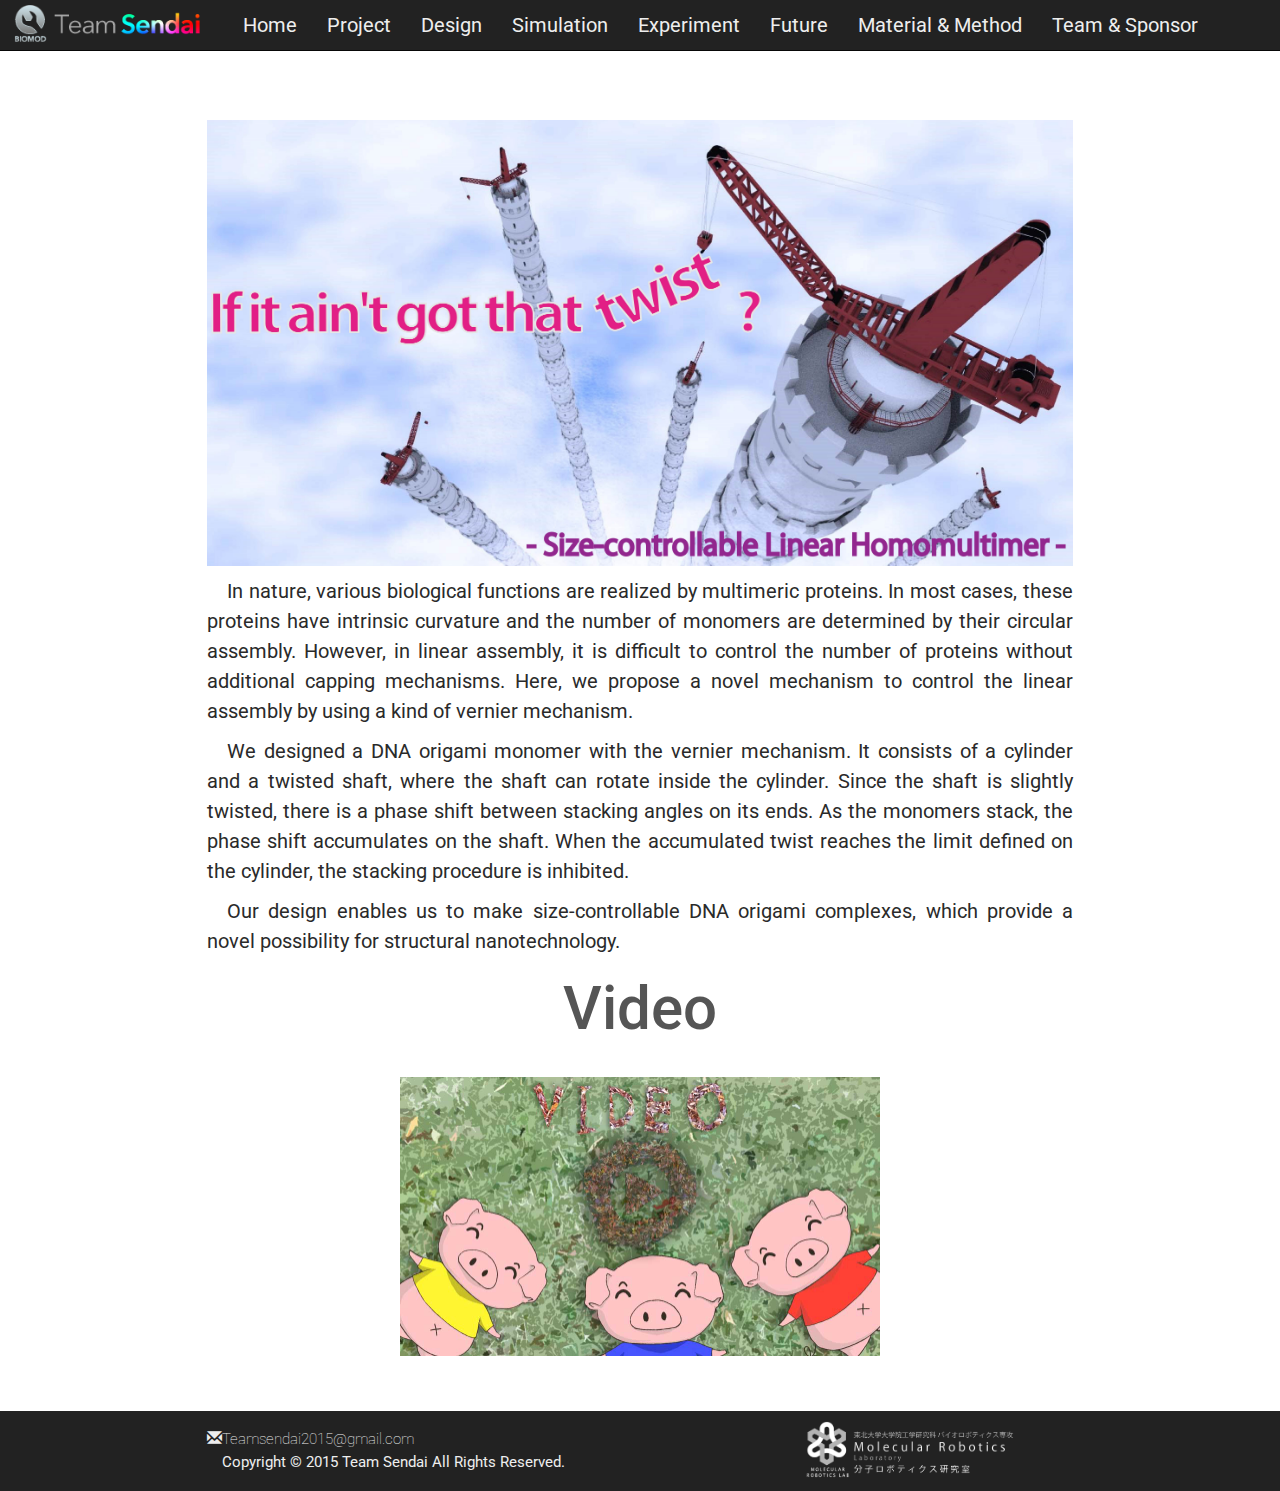
<file: index.html>
<!DOCCTYPE html>
<html lang="en">

<head>
  <meta charset="utf-8">
  <meta http-equiv="X-UA-Compatible" content="IE=edge">
  <meta name="viewport" content="width=device-width, initial-scale=1">

  <title>-Size controllable Linear Homomultimer-TeamSendai2015 </title>
  <!--外部ファイル読み込み------------------------------------------------>
  <link rel="stylesheet" href="./normalize.css">
  <!-- Bootstrap -->
  <link href="css/bootstrap.min.css" rel="stylesheet">
  <!--自作------->
  <link rel="stylesheet" href="./side-nav1.css">
  <link rel="stylesheet" href="./text-line.css">
  <link rel="stylesheet" href="./font.css">
  <link rel="stylesheet" href="./video.css">
  <link rel="stylesheet" href="./center-grid.css">
  <link rel="stylesheet" type="text/css" href="./colorbox.css">
  <!-- jQuery (necessary for Bootstrap's JavaScript plugins) -->
  <script src="https://ajax.googleapis.com/ajax/libs/jquery/1.11.0/jquery.min.js"></script>
  <!-- Include all compiled plugins (below), or include individual files as needed -->
  <script src="js/bootstrap.min.js"></script>
  <script type="text/javascript" src="./lib/jquery-2.1.4.min.js"></script>
  <script type="text/javascript" src="./scripts/insert-articles.js"></script>
  <script type="text/javascript" src="./scripts/jquery.goup.js"></script>
  <script type="text/javascript" src="./scripts/jquery.colorbox.js"></script>


  <!--フォント--------------------------------------------------------------->
  <link href='https://fonts.googleapis.com/css?family=Roboto|Oswald:700&subset=latin,greek' rel='stylesheet' type='text/css'>
  <link href='http://fonts.googleapis.com/css?family=Roboto:900,700,500,400,300,100' rel='stylesheet' type='text/css'>
  <link href='https://fonts.googleapis.com/css?family=Lora:700&subset=latin,greek' rel='stylesheet' type='text/css'>

</head>

<body>
  <!-- グローバルナビ ----------------------------------------------------->
  <nav class="navbar navbar-inverse navbar-fixed-top">
    <!-- ロゴ名の表示------------------------------------------->
    <div class="navbar-header">
      <a class="navbar-brand" href="./index.html"></a>
      <!--トグルボタンの設置-->
      <button type="button" class="navbar-toggle" data-toggle="collapse" data-target="#nav-content">
        <span class="icon-bar"></span>
        <span class="icon-bar"></span>
        <span class="icon-bar"></span>
      </button>
    </div>
    <!-- ナビのリンクリスト ------------------------------------------>
    <div id="nav-content" class="collapse navbar-collapse ">
      <ul class="nav navbar-nav navigation">
        <li><a href="./index.html">Home</a></li>
        <li><a href="./Project.html">Project</a></li>
        <li><a href="./Design.html">Design</a></li>
        <li><a href="./Simulation.html">Simulation</a></li>
        <li><a href="./Experiment.html">Experiment</a></li>
        <li><a href="./Future.html">Future</a></li>
        <li><a href="./Material.html">Material & Method</a></li>
        <li><a href="./Team.html">Team & Sponsor</a></li>
        <!--ドロップダウン化するliタグ------------------------------------>
        <li class="dropdown">
          <ul class="dropdown-menu">
            <li><a href="./index.html">Home</a></li>
            <li><a href="./Project.html">Project</a></li>
            <li><a href="./Design.html">Design</a></li>
            <li><a href="./Simulation.html">Simulation</a></li>
            <li><a href="./Experiment.html">Experiment</a></li>
            <li><a href="./Future.html">Future</a></li>
            <li><a href="./Material.html">Material & Method</a></li>
            <li><a href="./Team.html">Team & Sponsor</a></li>
          </ul>
        </li>
      </ul>
    </div>
  </nav>

  <!-- コンテンツ ----------------------------------------------------------------------------------->
  <section class="container" style="background-color:white;">

    <img src="img/home/top1.jpg" width="100%" height="auto">

    <p></p>
    <p></p>
    <p></p>


    <!-- アブストラクト  ----------------------------------------------------------------------------------------->


    <p>In nature, various biological functions are realized by multimeric proteins. In most cases, these proteins have intrinsic curvature and the number of monomers are determined by their circular assembly. However, in linear assembly, it is difficult to control the number of proteins without additional capping mechanisms. Here, we propose a novel mechanism to control the linear assembly by using a kind of vernier mechanism.</p>
    <p>We designed a DNA origami monomer with the vernier mechanism. It consists of a cylinder and a twisted shaft, where the shaft can rotate inside the cylinder. Since the shaft is slightly twisted, there is a phase shift between stacking angles on its ends. As the monomers stack, the phase shift accumulates on the shaft. When the accumulated twist reaches the limit defined on the cylinder, the stacking procedure is inhibited.</p>
    <p>Our design enables us to make size-controllable DNA origami complexes, which provide a novel possibility for structural nanotechnology.</p>


    <!-- ビデオ  ----------------------------------------------------------------------------------------->
    <h1>Video</h1>

    <figure>
      <div class="youtub">
        <a href="https://www.youtube.com/embed/lT29o2VH1vI" class="youtube" title="">
          <img class="img-responsive" src="./img/home/toppig_off.jpg" alt="hoge" border="0" width="80%"></a>
      </div>
    </figure>

  </section>

  <!-- フッター --------------------------------------------------------------------->
  <footer class="footer" style="background-color:#222222;">
    <div class="container">
      <div class="row">
        <div class="col-xs-8 col-sm-8 col-md-8">
          <a href="mailto:biomod2015@gmail.com" id="info_mail"><font color="#EEEEEE">
            			<span class="glyphicon glyphicon-envelope"></span>Teamsendai2015@gmail.com</font>
            		</a>
          <p class="text-muted"><font color="#EEEEEE">Copyright &copy; 2015 Team Sendai All Rights Reserved.</font></p>
        </div>

        <div class="col-xs-4 col-sm-4 col-md-4">
          <div id="footer-lab">
            <a href="http://www.molbot.mech.tohoku.ac.jp/eng/index.html" target=”_blank”>
              <img src="img/lab-logo1.png" height="60">
            </a>
          </div>
        </div>
      </div>
    </div>
  </footer>

  <!--「ページトップへ戻る」プログラム------------------------------------------------>
  <script>
    $.goup({
      location: "right"
      , locationOffset: 50
      , bottomOffset: 50
      , title: "up↑"
    });
  </script>

  <script>
    $(document).ready(function () {
      $(".youtube").colorbox({
        iframe: true
        , innerWidth: 755
        , innerHeight: 504
      });
    });
  </script>
  <script type="text/javascript">
    $(function () {
      $('a img').hover(function () {
        $(this).attr('src', $(this).attr('src').replace('_off', '_on'));
      }, function () {
        if (!$(this).hasClass('currentPage')) {
          $(this).attr('src', $(this).attr('src').replace('_on', '_off'));
        }
      });
    });
  </script>

</body>

</html>
</file>
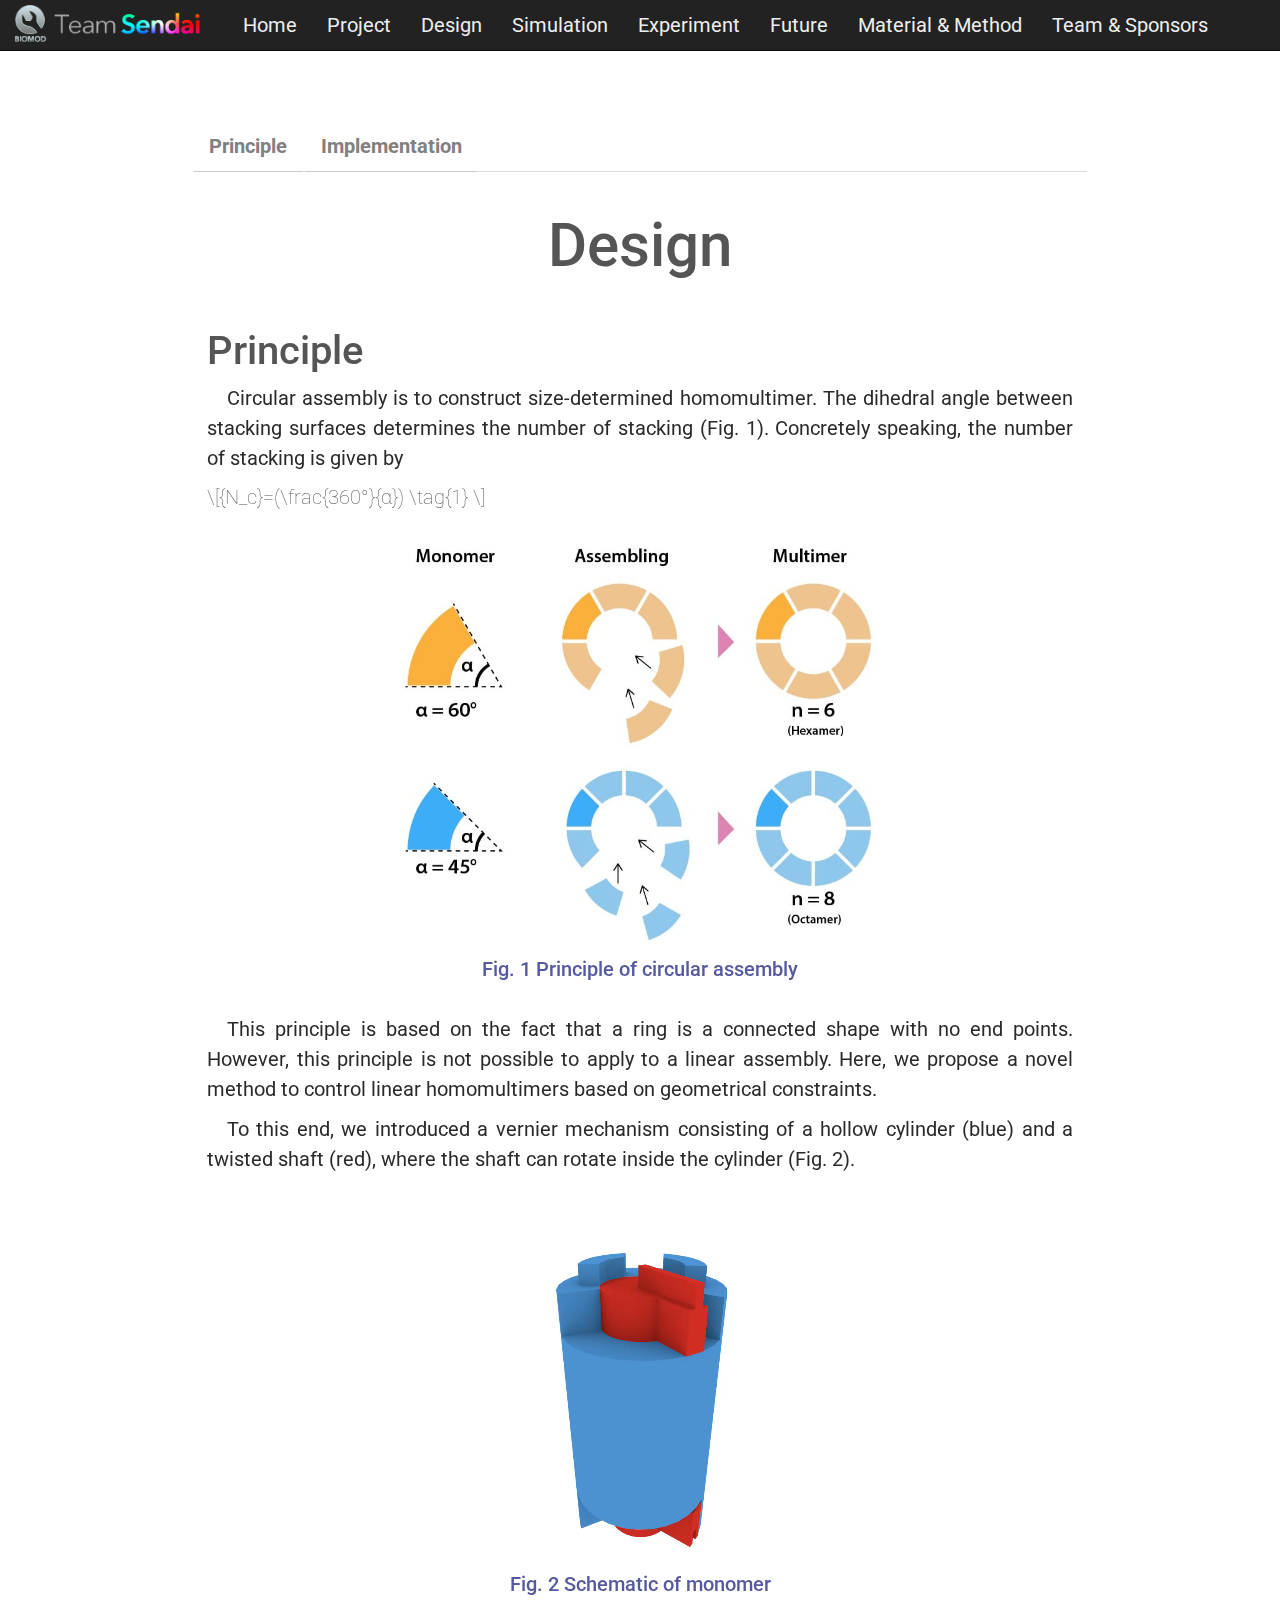
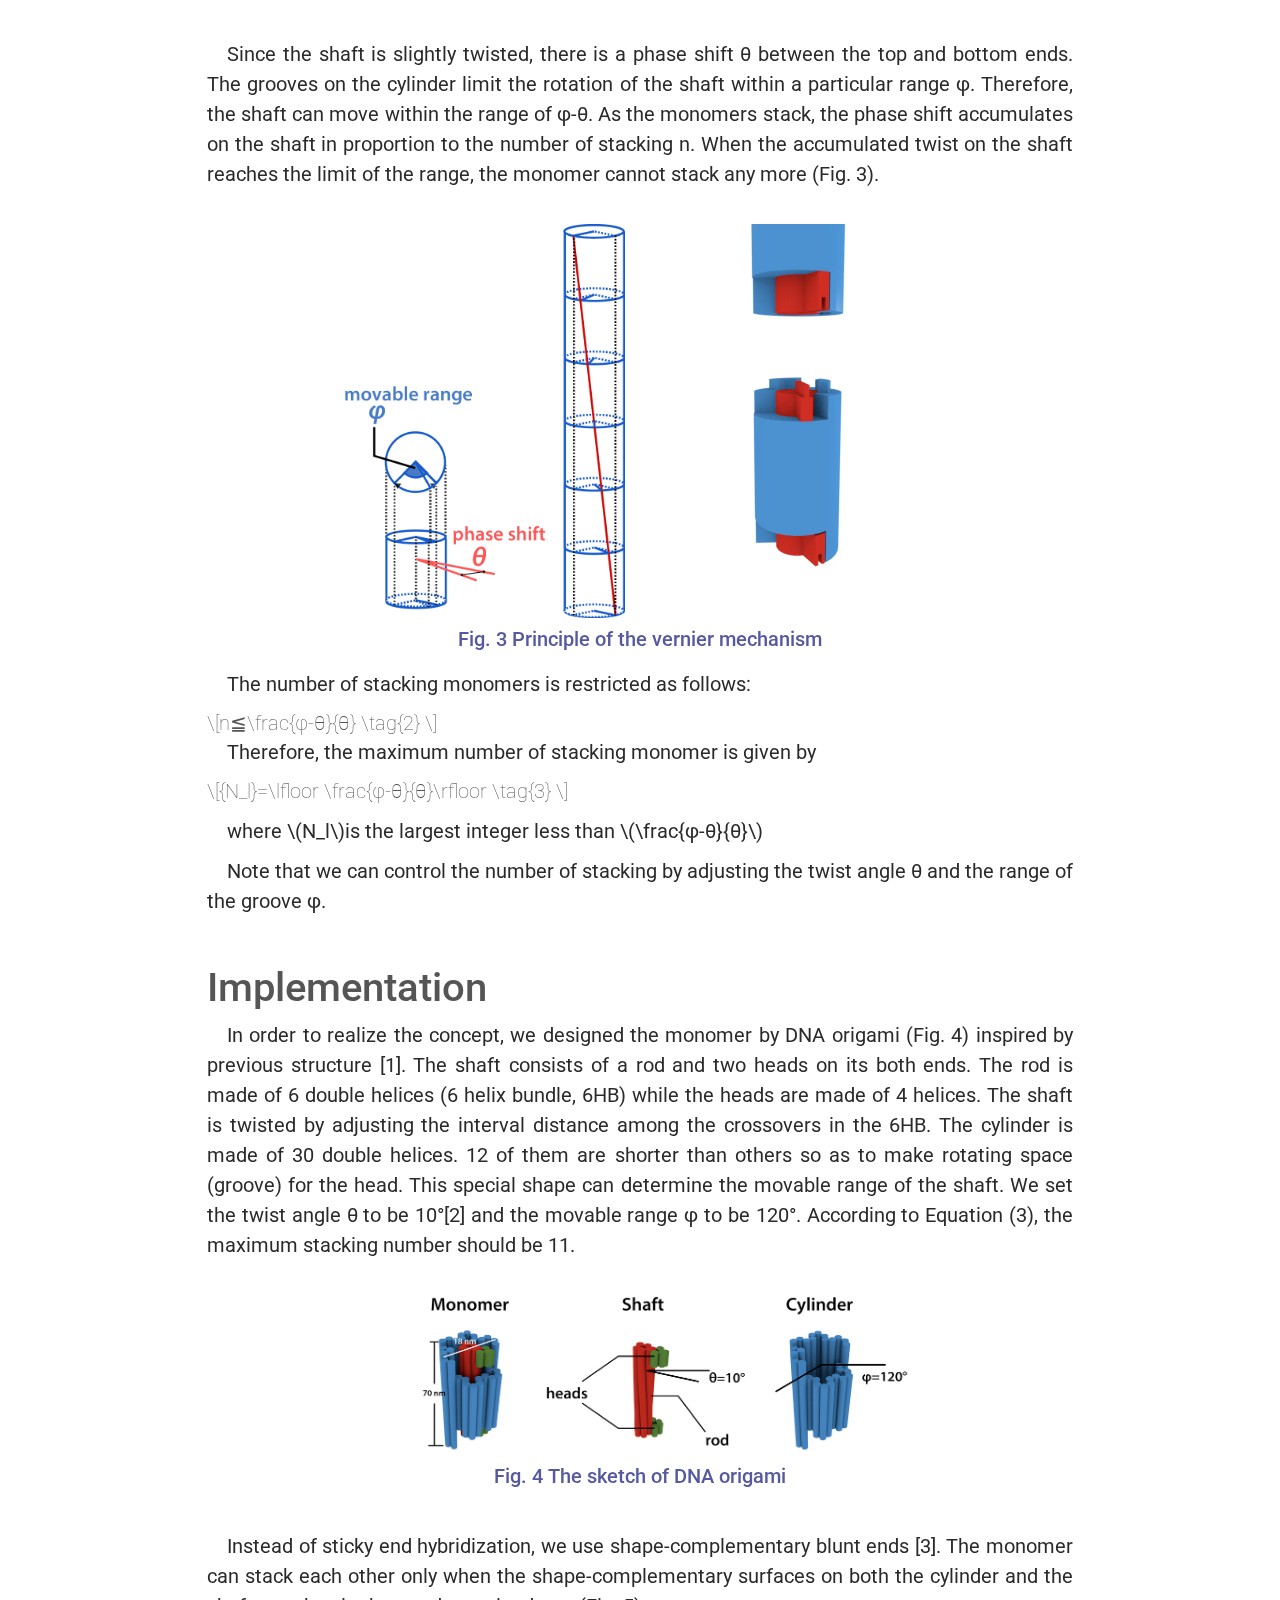
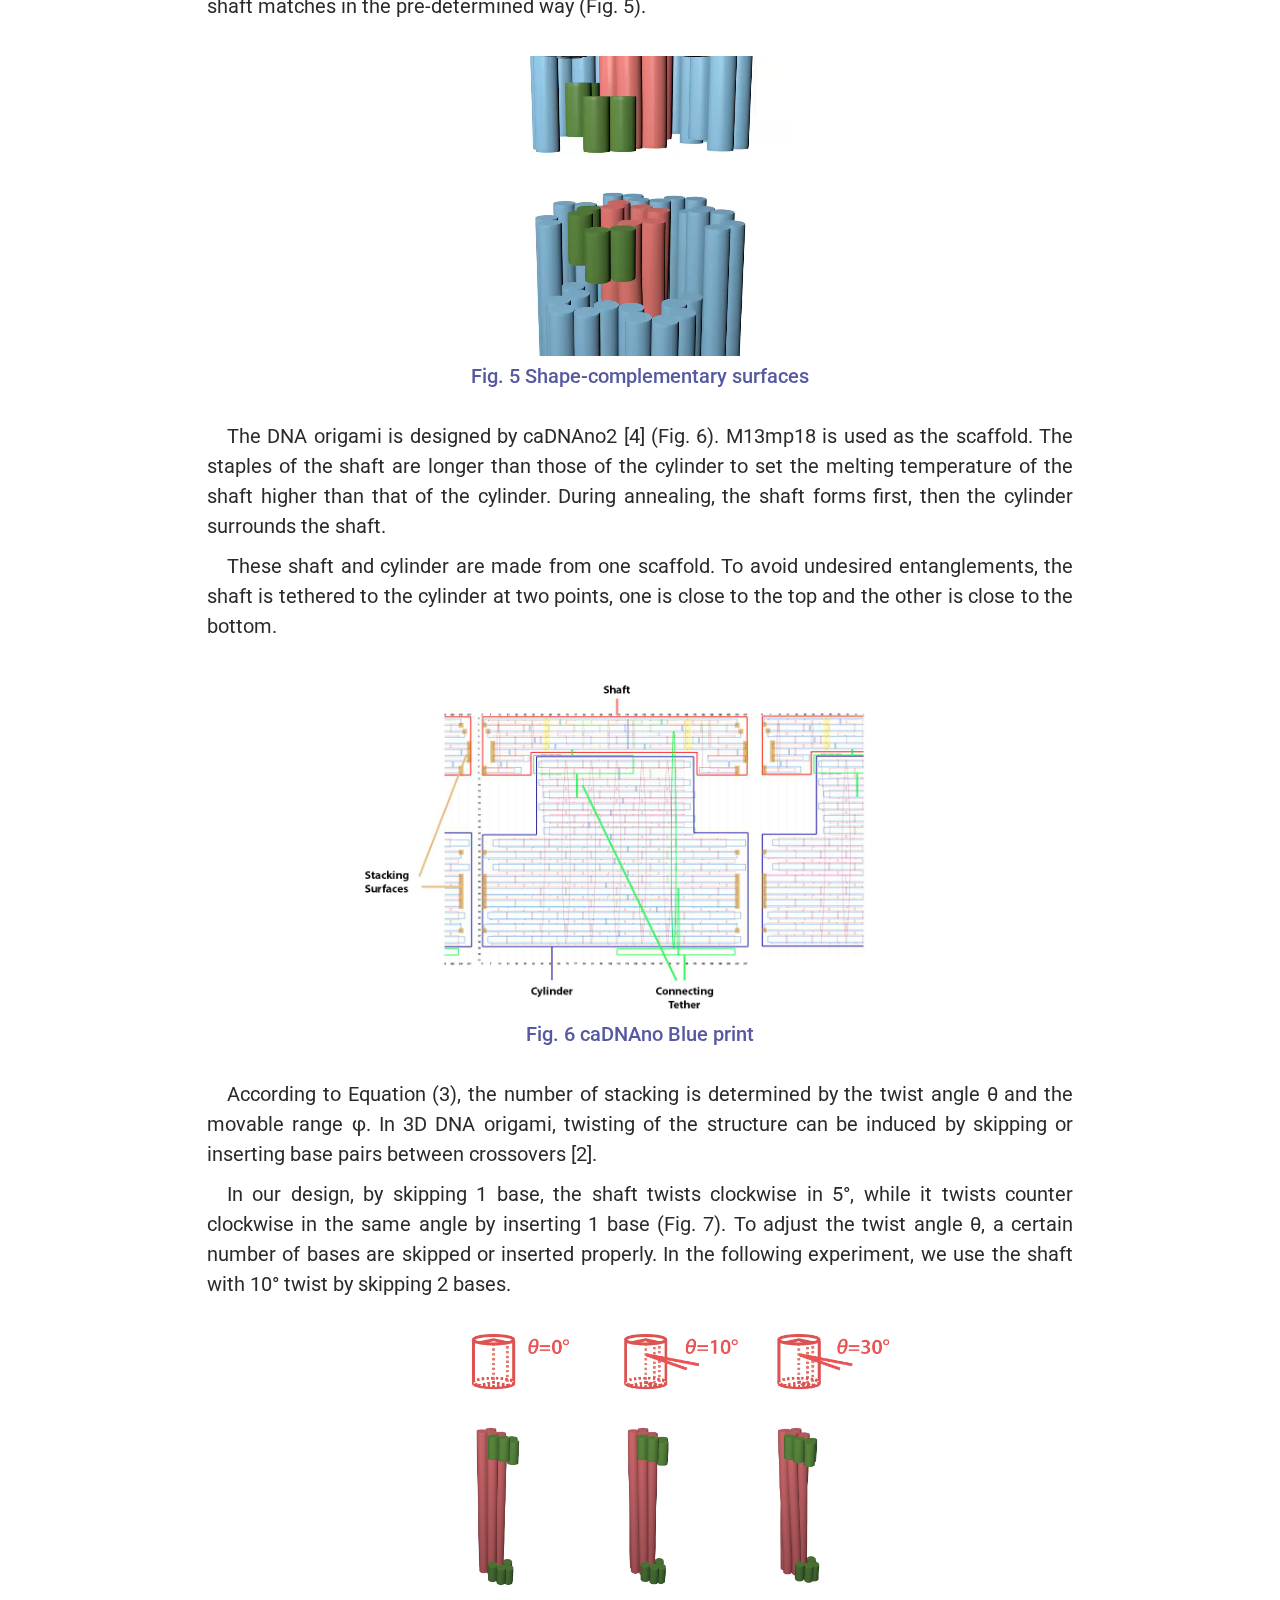
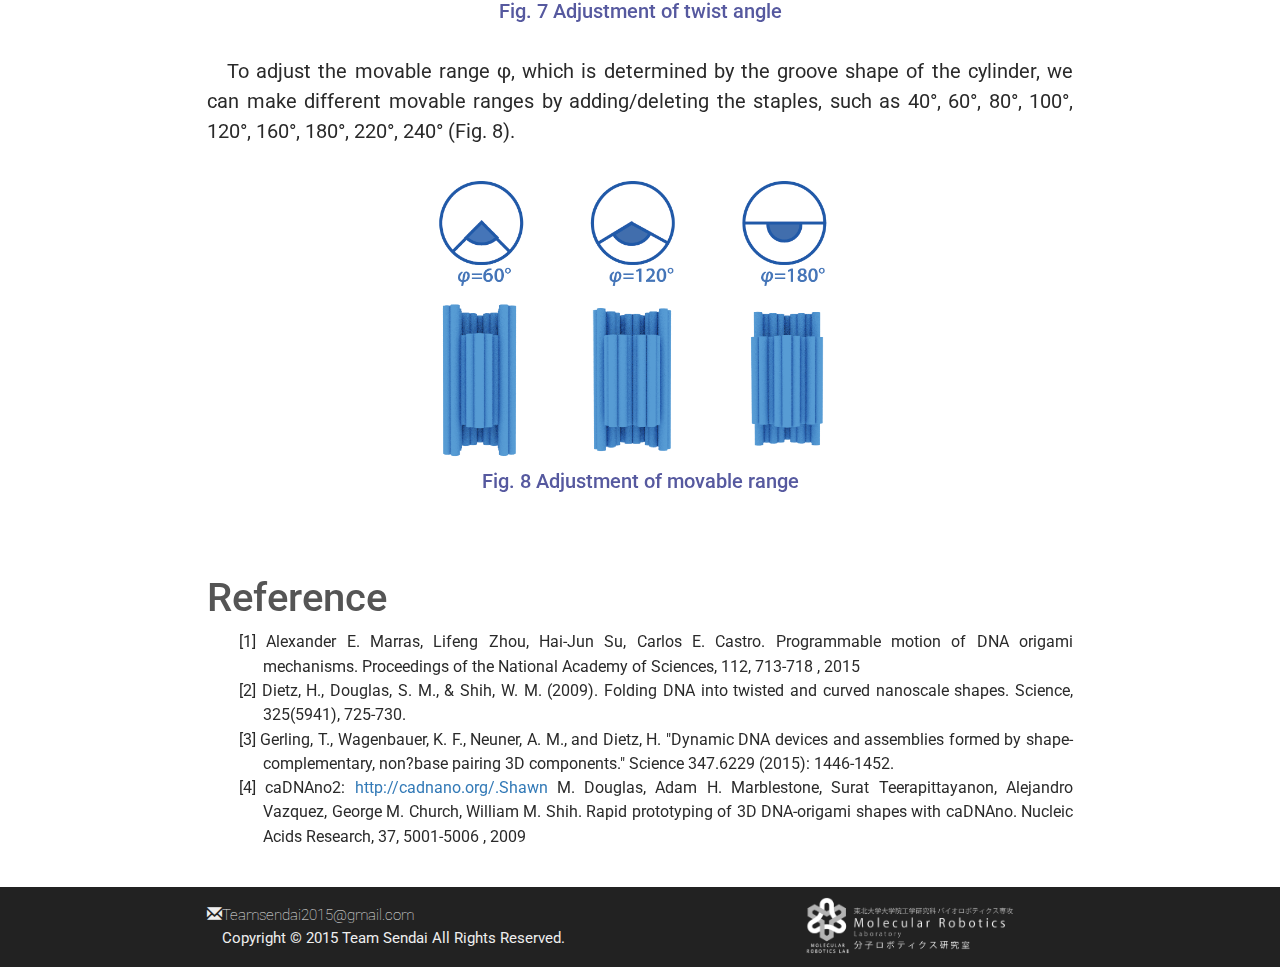
<file: Design.html>
<!DOCCTYPE html>
<html lang="en">

<head>
	<meta charset="utf-8">
    <meta http-equiv="X-UA-Compatible" content="IE=edge">
    <meta name="viewport" content="width=device-width, initial-scale=1">
      
	<title>Design- TeamSendai2015</title>
	<!--外部ファイル読み込み------------------------------------------------>	
		<link rel="stylesheet" href="./normalize.css">
		<!-- Bootstrap -->
		<link href="css/bootstrap.min.css" rel="stylesheet">
		<!--自作------->
		
		<link rel="stylesheet" href="./font.css">
		<link rel="stylesheet" href="./side-nav1.css">
		<link rel="stylesheet" href="./text-line.css">
		<link rel="stylesheet" href="./video.css">
		<!-- jQuery (necessary for Bootstrap's JavaScript plugins) -->
    	<script src="https://ajax.googleapis.com/ajax/libs/jquery/1.11.0/jquery.min.js"></script>
    	<script type="text/javascript" src="./lib/jquery-2.1.4.min.js"></script>
    	<!-- Include all compiled plugins (below), or include individual files as needed -->
    	<script type="text/javascript" src="./scripts/nav-current.jquery.js"></script>
    	<script src="js/bootstrap.min.js"></script>
		
		<script type="text/javascript" src="./scripts/insert-articles.js"></script>
		<script type="text/javascript" src="./scripts/jquery.goup.js"></script>
		<script type="text/javascript" src="./scripts/animatetoselector.jquery.js"></script>
		<script type="text/javascript" src="./scripts/nav-current.jquery.js"></script>
		<script type="text/javascript" src="http://cdn.mathjax.org/mathjax/latest/MathJax.js?config=TeX-AMS-MML_HTMLorMML"></script>

	<!--フォント--------------------------------------------------------------->	
		<link href='https://fonts.googleapis.com/css?family=Roboto|Oswald:700&subset=latin,greek' rel='stylesheet' type='text/css'>
		<link href='http://fonts.googleapis.com/css?family=Roboto:900,700,500,400,300,100' rel='stylesheet' type='text/css'>
		<link href='https://fonts.googleapis.com/css?family=Lora:700&subset=latin,greek' rel='stylesheet' type='text/css'>




</head>
    
<body>

<!-- グローバルナビ ----------------------------------------------------->
	<nav class="navbar navbar-inverse navbar-fixed-top">
  	<!-- ロゴ名の表示------------------------------------------->
  		<div class="navbar-header">
    		<a class="navbar-brand" href="./index.html"></a>
    	<!--トグルボタンの設置-->
    		<button type="button" class="navbar-toggle" data-toggle="collapse" data-target="#nav-content">
      			<span class="icon-bar"></span>
      			<span class="icon-bar"></span>
      			<span class="icon-bar"></span>
    		</button>
  		</div>
	<!-- ナビのリンクリスト ------------------------------------------>
		<div id="nav-content" class="collapse navbar-collapse ">
    		<ul class="nav navbar-nav navigation">
    			<li><a href="./index.html">Home</a></li>
				<li><a href="./Project.html">Project</a></li>
				<li><a href="./Design.html">Design</a></li>
				<li><a href="./Simulation.html">Simulation</a></li>
				<li><a href="./Experiment.html">Experiment</a></li>
				<li><a href="./Future.html">Future</a></li>
				<li><a href="./Material.html">Material & Method</a></li>
				<li><a href="./Team.html">Team & Sponsors</a></li>
     <!--ドロップダウン化するliタグ------------------------------------>
      			<li class="dropdown">
        			<ul class="dropdown-menu">
        				<li><a href="./index.html">Home</a></li>
						<li><a href="./Project.html">Project</a></li>
						<li><a href="./Design.html">Design</a></li>
						<li><a href="./Simulation.html">Simulation</a></li>
						<li><a href="./Experiment.html">Experiment</a></li>
						<li><a href="./Future.html">Future</a></li>
						<li><a href="./Material.html">Material & Method</a></li>
						<li><a href="./Team.html">Team & Sponsors</a></li>
        			</ul>
      			</li>
    		</ul>
    	</div>
	</nav>

<!-- コンテンツ ----------------------------------------------------------------------------------->
	<section class="container" style="background-color:white">
	<!-- 全体の割り振りrowで開始 ------------------------------------->
        <div class="row">
        <!-- サイドナビ ---------------------------------------------->
        	<nav class="navbar navbar-defult">
            	<ul id="gnav" class="nav nav-tabs   navigation">
            		<li><a href="#content2-1" class="side-title"><b>Principle</b></a></li>
					<li><a href="#content2-2" class="side-title"><b>Implementation</b></a></li>
				</ul>
	 		</nav>
	<!-- 文章コンテンツ ----------------------------------------------->		
			<div class="col-xs-12 col-sm-12 col-md-12" style="background-color:white;">
				<h1>Design</h1>
				<div id="content2-1">
					<div class="subtitle-line">
						<h2>Principle</h2>
					</div>
					
					<p>Circular assembly is to construct size-determined homomultimer. The dihedral angle

between stacking surfaces determines the number of stacking (Fig. 1). Concretely speaking, the number of stacking is given by</p> 

    				<span class="math">
           				\[{N_c}=(\frac{360°}{α})
           				\tag{1}
           				\]
    				</span>
    				
					<figure>
						<img class="img-responsive" src="./img/design/design1.jpg" width="500">
							<figcaption id="mono-line">Fig. 1 Principle of circular assembly</figcaption>
					
					</figure>

					<p>This principle is based on the fact that a ring is a connected shape with no end points. However, this principle is not possible to apply to a linear assembly. Here, we propose a novel method to control linear homomultimers based on geometrical constraints. </p>
					
					<p>To this end, we introduced a vernier mechanism consisting of a hollow cylinder (blue) and a twisted shaft (red), where the shaft can rotate inside the cylinder (Fig. 2).</p>

					<figure>
						<video id="design1" src="img/design/design2.mp4" autoplay loop width="200"></video>
					<figcaption id="mono-line">Fig. 2 Schematic of monomer</figcaption>
					
					</figure>
					<p></p>
					<p>Since the shaft is slightly twisted, there is a phase shift θ between the top and bottom ends. The grooves on the cylinder limit the rotation of the shaft within a particular range φ. Therefore, the shaft can move within the range of φ-θ. As the monomers stack, the phase shift accumulates on the shaft in proportion to the number of stacking n. When the accumulated twist on the shaft reaches the limit of the range, the monomer cannot stack any more (Fig. 3).</p>
					
					<div class="row">
						<figure>
							<div class="col-xs-6 col-sm-6 col-md-6  gridsample" style="background-color:white;"width="252"  >
								<img class="img-responsive" src="./img/design/design3.png">
							</div>
							<div class="col-xs6 col-sm-6 col-md-6  gridsample" style="background-color:white;" >
								<video id="design4" src="img/design/design3.mp4" autoplay loop  width="90%" ></video>
								
							</div>
							
							<div class="col-xs-12 col-sm-12 col-md-12  gridsample" style="background-color:white"; >
								
							</div>
						</figure>
					</div>
	<figcaption id="mono-line">Fig. 3 Principle of the vernier mechanism</figcaption>
					
					<p></p>
					<p>The number of stacking monomers is restricted as follows: </p>
					
					<span class="math">
           				\[n≦\frac{φ-θ}{θ}
           				\tag{2}
           				\]
    				</span>
					
					<p>Therefore, the maximum number of stacking monomer is given by</p>
					
					<span class="math">
           				\[{N_l}=\lfloor \frac{φ-θ}{θ}\rfloor
           				\tag{3}
           				\]
           				

    				</span>
					<p></p>
					
					<p>where \(N_l\)is the largest integer less than \(\frac{φ-θ}{θ}\)</p>
					
					<p>Note that we can control the number of stacking by adjusting the twist angle θ and the range of the groove φ.</p>
					
				</div>
				
              	<div id="content2-2">
					<div class="subtitle-line">
						<h2>Implementation</h2>
					</div>
					<p></p>
					<p>In order to realize the concept, we designed the monomer by DNA origami (Fig. 4) inspired by previous structure [1]. The shaft consists of a rod and two heads on its both ends. The rod is made of 6 double helices (6 helix bundle, 6HB) while the heads are made of 4 helices. The shaft is twisted by adjusting the interval distance among the crossovers in the 6HB. The cylinder is made of 30 double helices. 12 of them are shorter than others so as to make rotating space (groove) for the head. This special shape can determine the movable range of the shaft. We set the twist angle θ to be 10°[2] and the movable range φ to be 120°. According to Equation (3), the maximum stacking number should be 11.</p>
					
					<figure>
						<img src="./img/design/design4-resized.png" width="100%"height="auto">
						<figcaption id="mono-line">Fig. 4 The sketch of DNA origami</figcaption>
					
					</figure>
					<p></p>
					<p>Instead of sticky end hybridization, we use shape-complementary blunt ends [3]. The monomer can stack each other only when the shape-complementary surfaces on both the cylinder and the shaft matches in the pre-determined way (Fig. 5).</p>
					
					<figure>
						<video id="design1" src="img/design/design5.mp4" autoplay loop width="300"></video>
						
							<figcaption id="mono-line">Fig. 5 Shape-complementary surfaces</figcaption>
					</figure>
					
					<p>The DNA origami is designed by caDNAno2 [4] (Fig. 6). M13mp18 is used as the scaffold. The staples of the shaft are longer than those of the cylinder to set the melting temperature of the shaft higher than that of the cylinder. During annealing, the shaft forms first, then the cylinder surrounds the shaft.</p>
					<p>These shaft and cylinder are made from one scaffold. To avoid undesired entanglements, the shaft is tethered to the cylinder at two points, one is close to the top and the other is close to the bottom.</p>
					
					<figure>
						<img class="img-responsive" src="./img/design/design6.jpg">
						<figcaption id="mono-line">Fig. 6 caDNAno Blue print</figcaption>
					
					</figure>

					<p>According to Equation (3), the number of stacking is determined by the twist angle θ and the movable range φ. In 3D DNA origami, twisting of the structure can be induced by skipping or inserting base pairs between crossovers [2].</p>
					<p>In our design, by skipping 1 base, the shaft twists clockwise in 5°, while it twists counter clockwise in the same angle by inserting 1 base (Fig. 7). To adjust the twist angle θ, a certain number of bases are skipped or inserted properly. In the following experiment, we use the shaft with 10° twist by skipping 2 bases.</p>

					<figure>
						<img  src="./img/design/design7.png"width="100%">
						<figcaption id="mono-line">Fig. 7 Adjustment of twist angle</figcaption>
					
					</figure>
				
					<p>To adjust the movable range φ, which is determined by the groove shape of the cylinder, we can make different movable ranges by adding/deleting the staples, such as 40°, 60°, 80°, 100°, 120°, 160°, 180°, 220°, 240° (Fig. 8).  </p>
				
					<figure>
						<img class="img-responsive" src="./img/design/design8.png">
						<figcaption id="mono-line">Fig. 8 Adjustment of movable range</figcaption>
						
					</figure>
					
				</div>

				<div id="content2-5">
					<div class="subtitle-line">		
						<h2>Reference</h2>
					</div>
				<div class="refference">
					<ol class="refference"><li> Alexander E. Marras, Lifeng Zhou, Hai-Jun Su, Carlos E. Castro. Programmable motion of DNA origami mechanisms. Proceedings of the National Academy of Sciences, 112, 713-718 , 2015</li>



					<li> Dietz, H., Douglas, S. M., & Shih, W. M. (2009). Folding DNA into twisted and curved nanoscale shapes. Science, 325(5941), 725-730.</li>
					<li> Gerling, T., Wagenbauer, K. F., Neuner, A. M., and Dietz, H. "Dynamic DNA devices and 

assemblies formed by shape-complementary, non?base pairing 3D components." Science 

347.6229 (2015): 1446-1452.</li>
					<li> caDNAno2: <a href="http://cadnano.org/.Shawn">http://cadnano.org/.Shawn</a> M. Douglas, Adam H. Marblestone, Surat Teerapittayanon, Alejandro Vazquez, George M. Church, William M. Shih. Rapid prototyping of 3D DNA-origami shapes with caDNAno. Nucleic Acids Research, 37, 5001-5006 , 2009</li>
					</ol>
				</div>
				</div>
			</div>
		</div>
    </section>
    
    <!-- フッター --------------------------------------------------------------------->
    <footer class="footer" style="background-color:#222222;">
  		<div class="container">
  			<div class="row">
        		<div class="col-xs-8 col-sm-8 col-md-8" >
  					<a href="mailto:biomod2015@gmail.com" id="info_mail"><font color="#EEEEEE">
            			<span class="glyphicon glyphicon-envelope"></span>Teamsendai2015@gmail.com</font>
            		</a>
    				<p class="text-muted"><font color="#EEEEEE">Copyright &copy; 2015 Team Sendai All Rights Reserved.</font></p>
    			</div>
    			
    			<div class="col-xs-4 col-sm-4 col-md-4" >
  					<div id="footer-lab">
            			<a href="http://www.molbot.mech.tohoku.ac.jp/eng/index.html" target=”_blank”>
            			<img src="img/lab-logo1.png"height="60" >
            			</a>
            		</div>
  				</div>
  			</div>
  		</div>
	</footer>
	
	<!-- サイドナビによる移動プログラム ------------------------------------------------>
    <script>
        $(function(){
            // smooth-scroll
            // http://kyasper.com/jquery-tips/
            $('a[href^=#]').click(function(){
                var speed = 400;
                var href = $(this).attr("href");
                var target = $(href == "#" || href == "" ? 'html': href);
                var position = target.offset().top - 70;
                //header100px分offset
                $('body,html').animate({scrollTop:position}, speed, 'swing');
                return false;
            });    
        });
    </script>
    
    <!--「ページトップへ戻る」プログラム------------------------------------------------>
    <script>
		$.goup({location: "right",locationOffset: 50,bottomOffset: 50,title:"up↑"});
	</script>
	
	<!--「ボタンをかっこよくする」プログラム------------------------------------------------>
	<script >
		$('.navigation a').animateToSelector({
    	selectors: ['.navigation a:hover'],
    	properties: [
        	'background-color',
        	'padding-left',
        	'color'
    	],
    		events: ['mouseover', 'mouseout']
		});
	</script>

</body>
</html>
</file>
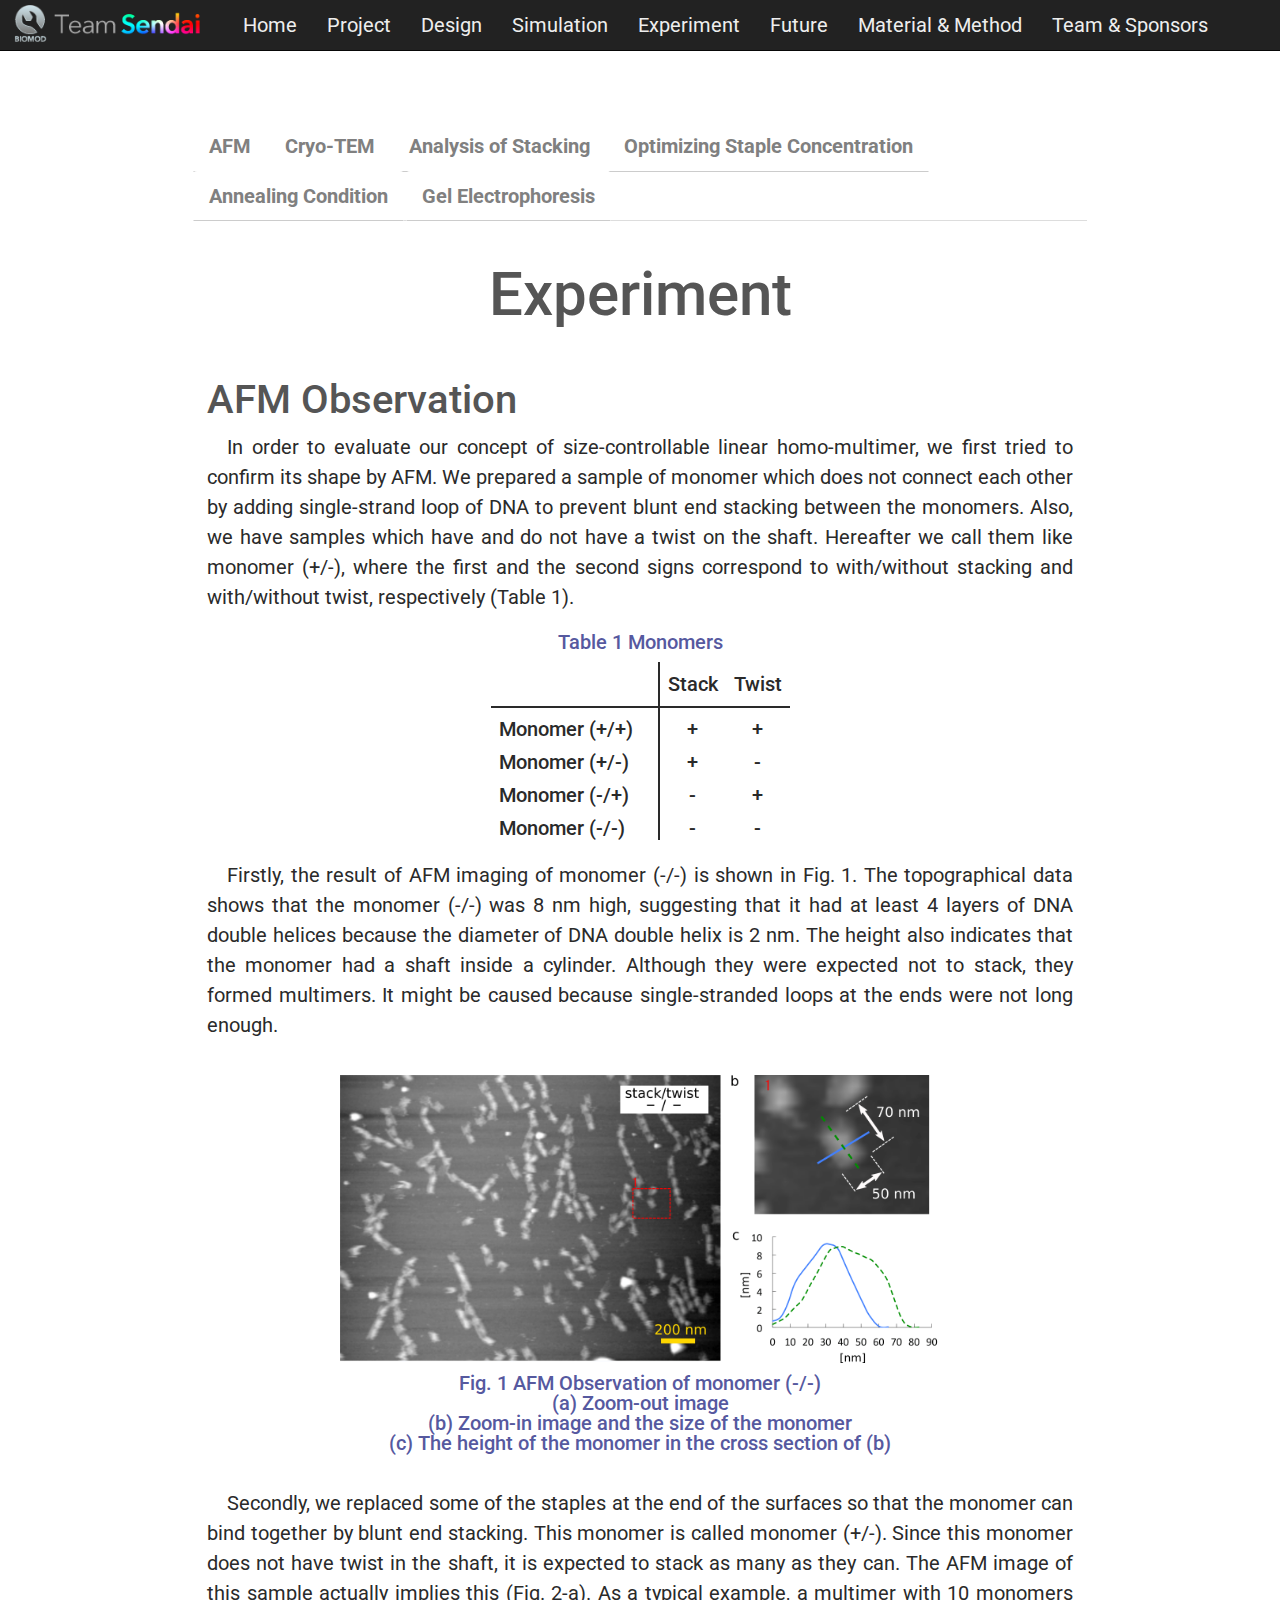
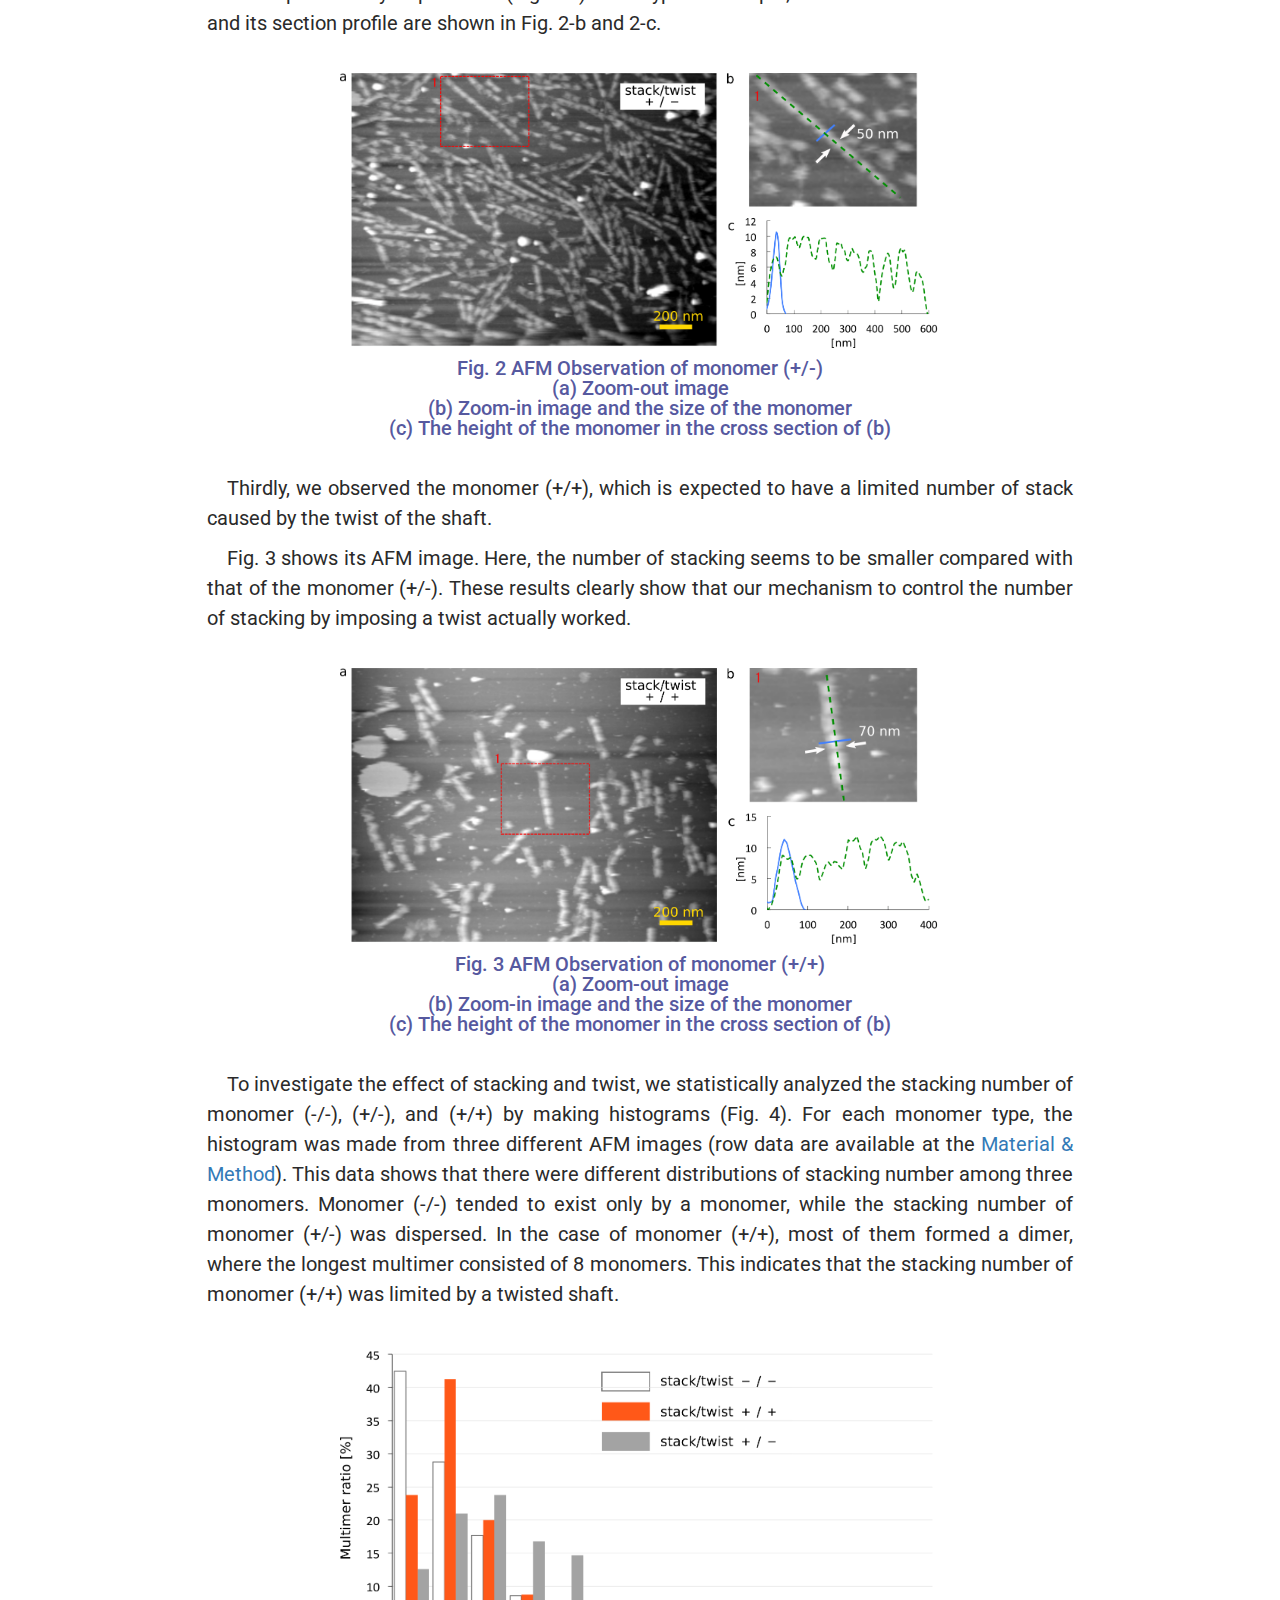
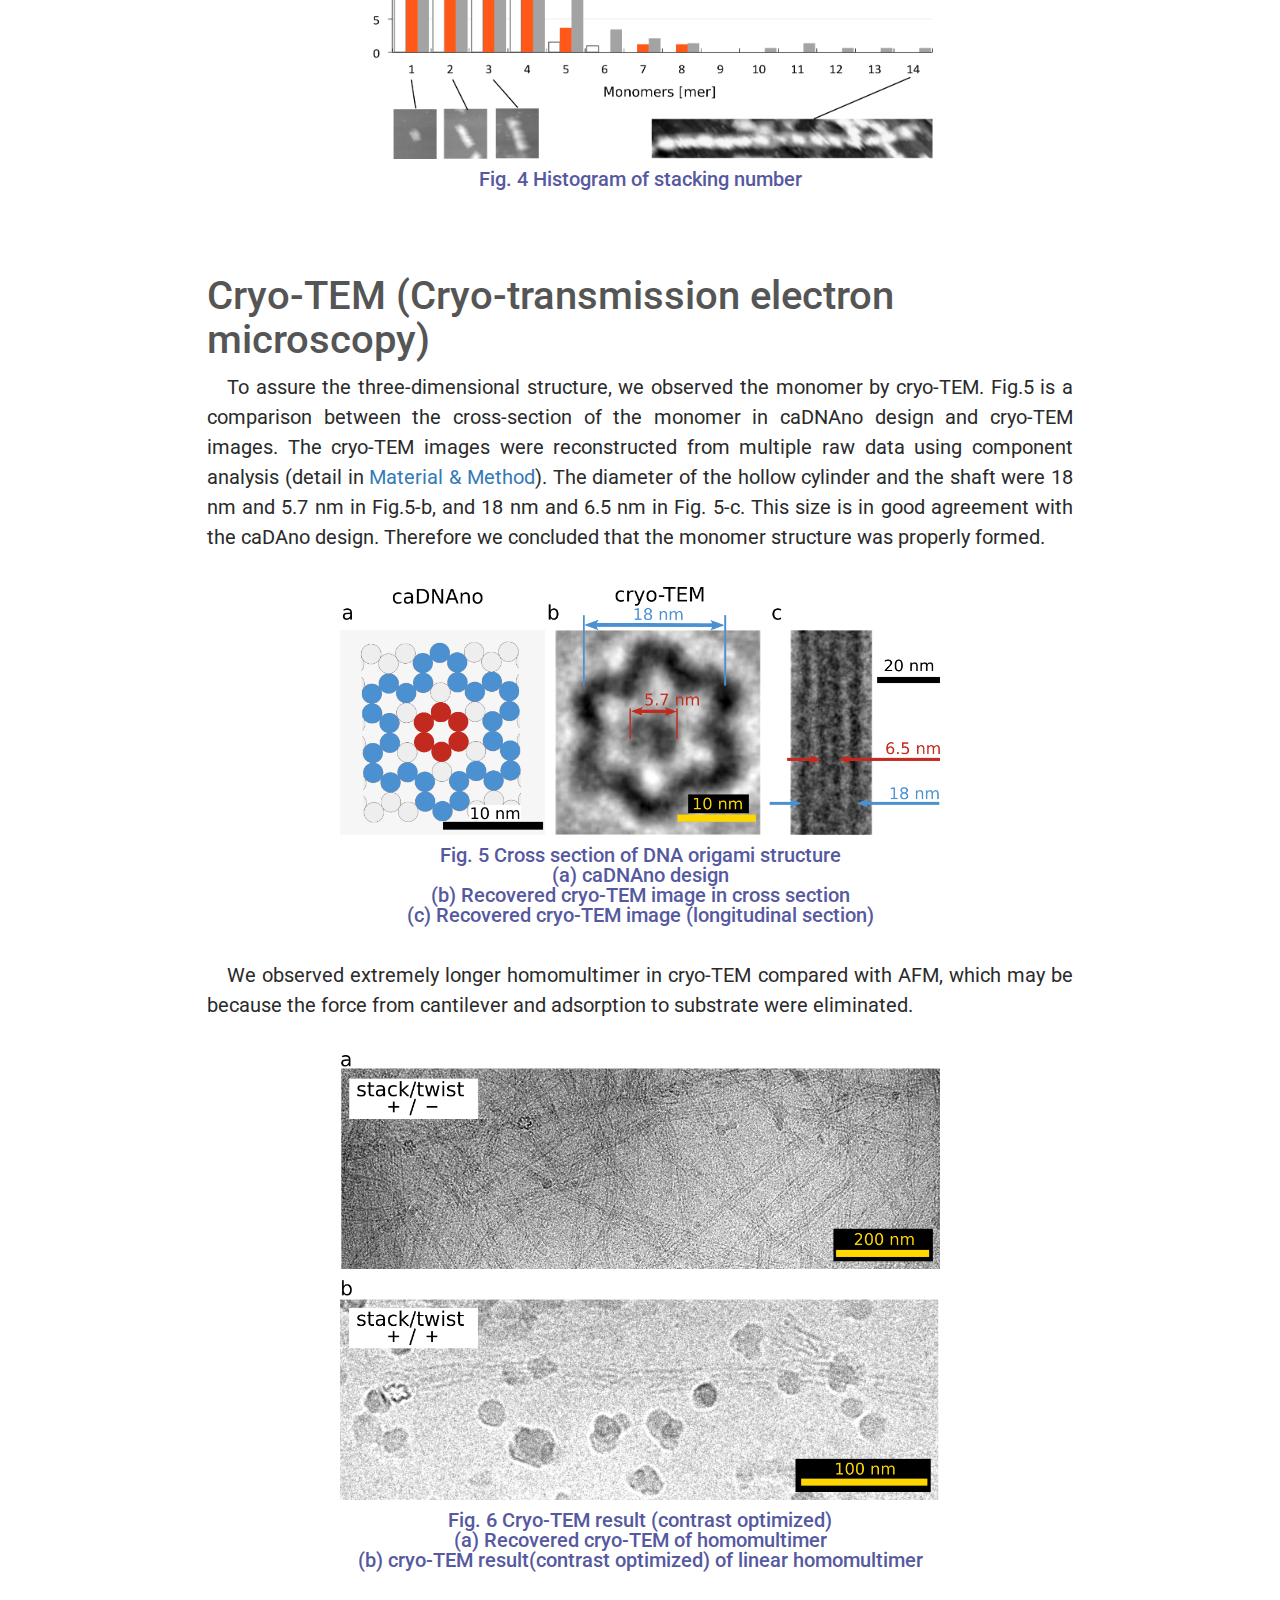
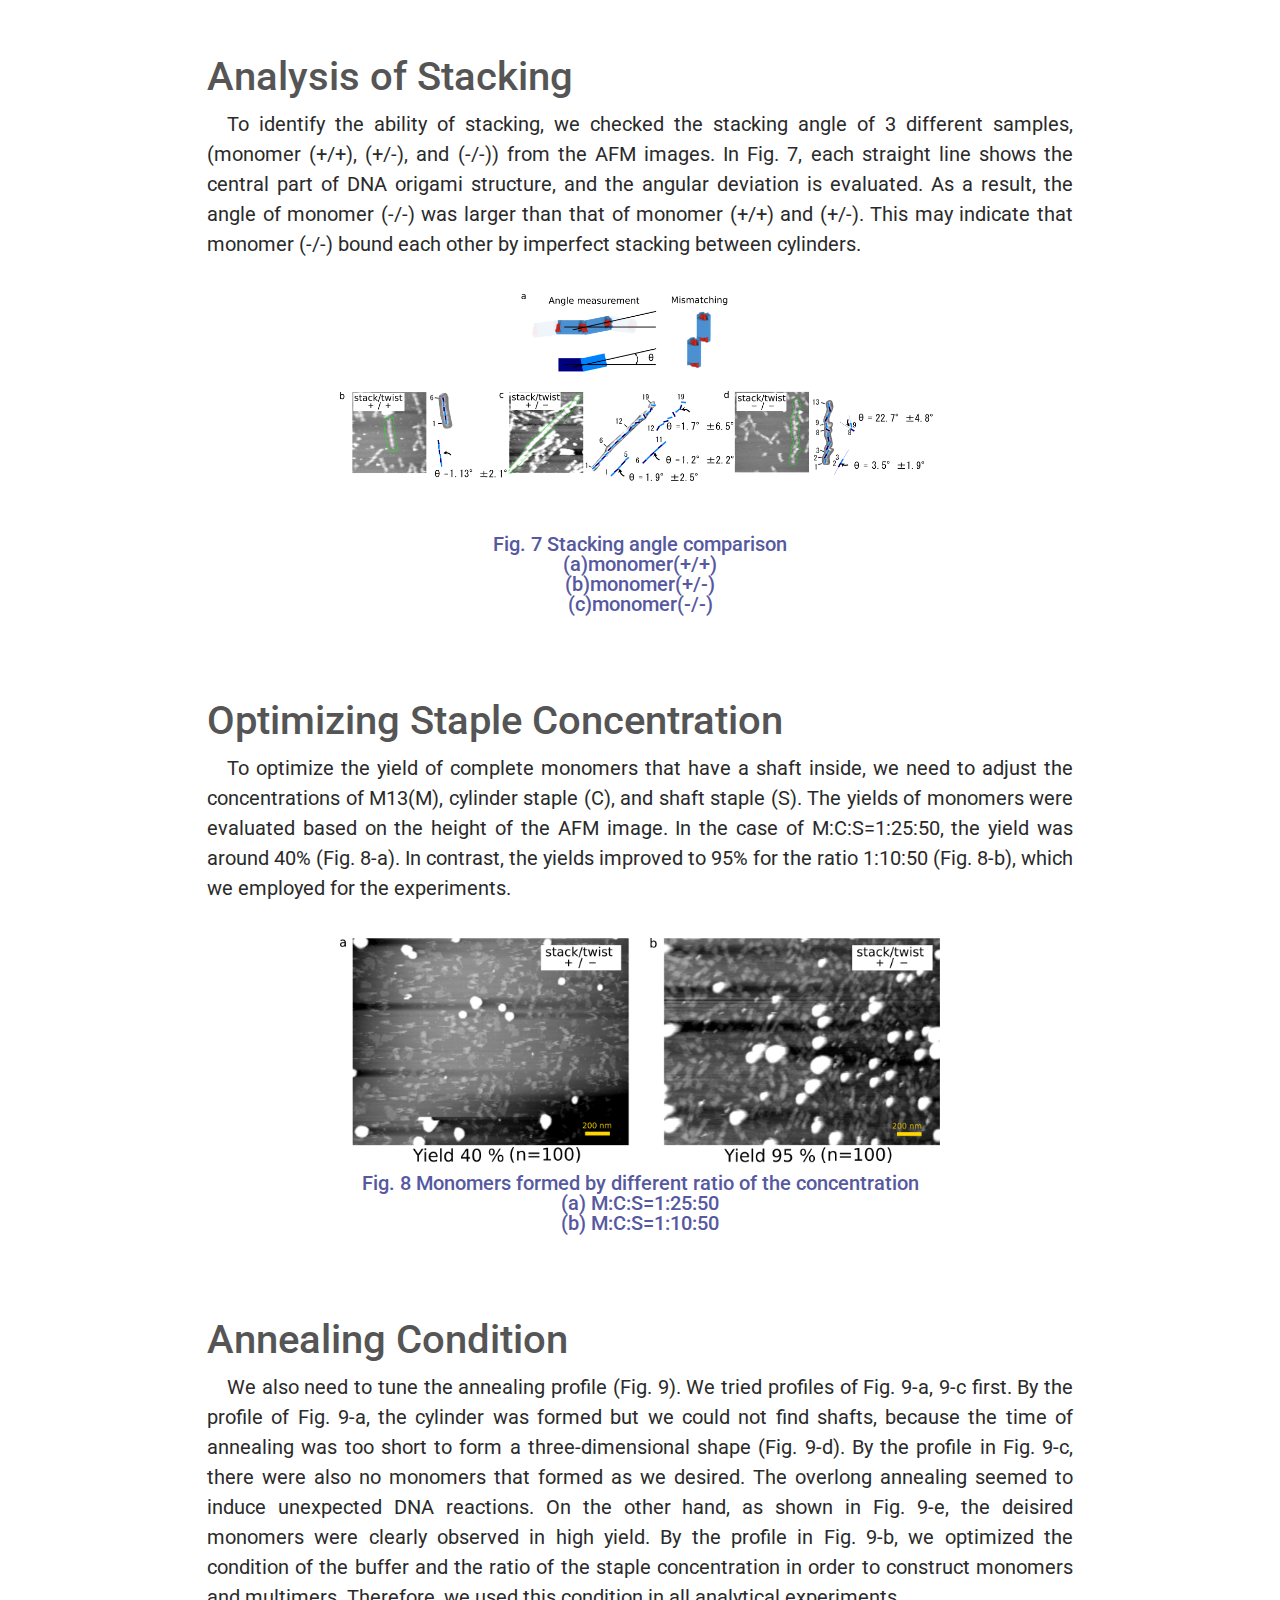
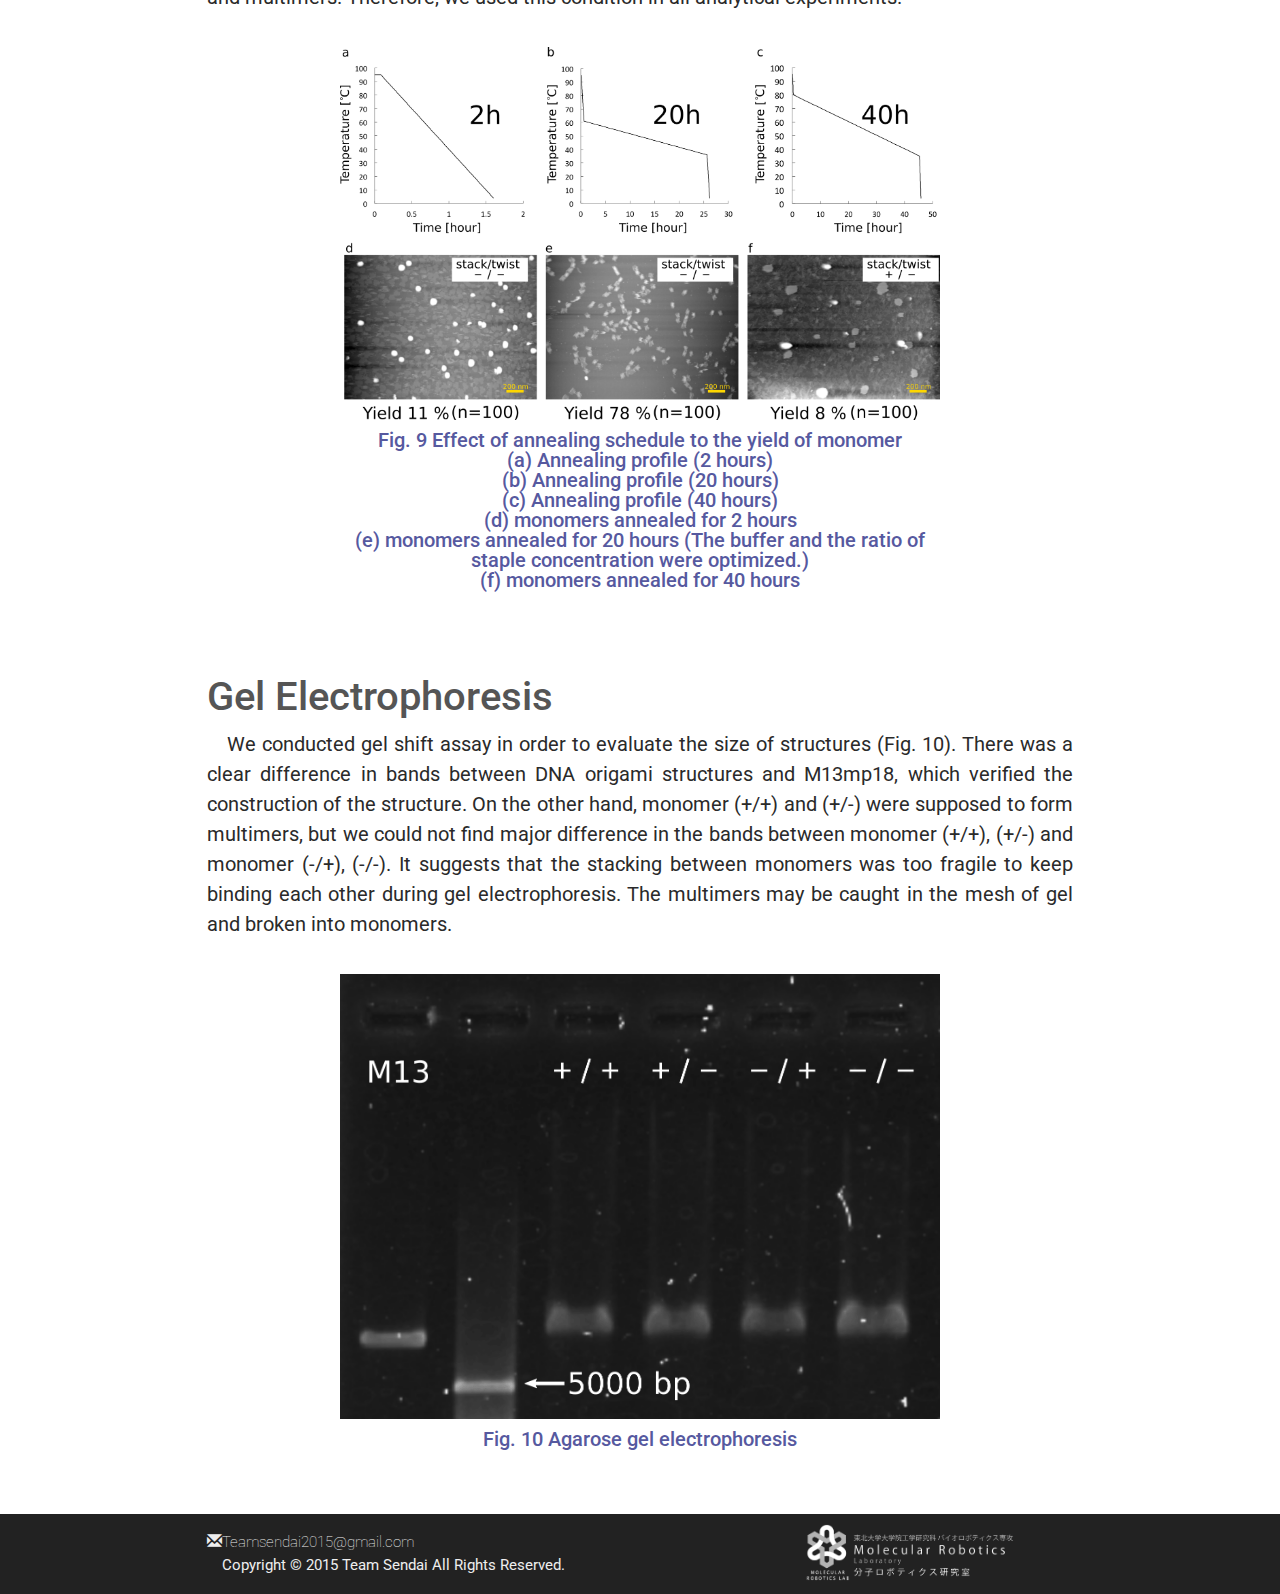
<file: Experiment.html>
<!DOCCTYPE html>
<html lang="en">

<head>
	<meta charset="utf-8">
    <meta http-equiv="X-UA-Compatible" content="IE=edge">
    <meta name="viewport" content="width=device-width, initial-scale=1">
      
	<title>Experiment- TeamSendai2015</title>
	<!--外部ファイル読み込み------------------------------------------------>	
		<link rel="stylesheet" href="./normalize.css">
		<!-- Bootstrap -->
		<link href="css/bootstrap.min.css" rel="stylesheet">
		<!--自作------->
		<link rel="stylesheet" href="./font.css">
		<link rel="stylesheet" href="./side-nav1.css">
		<link rel="stylesheet" href="./text-line.css">
		<link rel="stylesheet" href="./video.css">
		<!-- jQuery (necessary for Bootstrap's JavaScript plugins) -->
    	<script src="https://ajax.googleapis.com/ajax/libs/jquery/1.11.0/jquery.min.js"></script>
    	<script type="text/javascript" src="./lib/jquery-2.1.4.min.js"></script>
    	<!-- Include all compiled plugins (below), or include individual files as needed -->
    	<script type="text/javascript" src="./scripts/nav-current.jquery.js"></script>
    	<script src="js/bootstrap.min.js"></script>
		
		<script type="text/javascript" src="./scripts/insert-articles.js"></script>
		<script type="text/javascript" src="./scripts/jquery.goup.js"></script>
		<script type="text/javascript" src="./scripts/animatetoselector.jquery.js"></script>
		<script type="text/javascript" src="./scripts/nav-current.jquery.js"></script>
		<script type="text/javascript" src="http://cdn.mathjax.org/mathjax/latest/MathJax.js?config=TeX-AMS-MML_HTMLorMML"></script>

	<!--フォント--------------------------------------------------------------->	
		<link href='https://fonts.googleapis.com/css?family=Roboto|Oswald:700&subset=latin,greek' rel='stylesheet' type='text/css'>
		<link href='http://fonts.googleapis.com/css?family=Roboto:900,700,500,400,300,100' rel='stylesheet' type='text/css'>
		<link href='https://fonts.googleapis.com/css?family=Lora:700&subset=latin,greek' rel='stylesheet' type='text/css'>

</head>
    
<body>
<!-- グローバルナビ ----------------------------------------------------->
	<nav class="navbar navbar-inverse navbar-fixed-top">
  	<!-- ロゴ名の表示------------------------------------------->
  		<div class="navbar-header">
    		<a class="navbar-brand" href="./index.html"></a>
    	<!--トグルボタンの設置-->
    		<button type="button" class="navbar-toggle" data-toggle="collapse" data-target="#nav-content">
      			<span class="icon-bar"></span>
      			<span class="icon-bar"></span>
      			<span class="icon-bar"></span>
    		</button>
  		</div>
	<!-- ナビのリンクリスト ------------------------------------------>
		<div id="nav-content" class="collapse navbar-collapse ">
    		<ul class="nav navbar-nav navigation">
    			<li><a href="./index.html">Home</a></li>
				<li><a href="./Project.html">Project</a></li>
				<li><a href="./Design.html">Design</a></li>
				<li><a href="./Simulation.html">Simulation</a></li>
				<li><a href="./Experiment.html">Experiment</a></li>
				<li><a href="./Future.html">Future</a></li>
				<li><a href="./Material.html">Material & Method</a></li>
				<li><a href="./Team.html">Team & Sponsors</a></li>
     <!--ドロップダウン化するliタグ------------------------------------>
      			<li class="dropdown">
        			<ul class="dropdown-menu">
        				<li><a href="./index.html">Home</a></li>
						<li><a href="./Project.html">Project</a></li>
						<li><a href="./Design.html">Design</a></li>
						<li><a href="./Simulation.html">Simulation</a></li>
						<li><a href="./Experiment.html">Experiment</a></li>
						<li><a href="./Future.html">Future</a></li>
						<li><a href="./Material.html">Material & Method</a></li>
						<li><a href="./Team.html">Team & Sponsors</a></li>
        			</ul>
      			</li>
    		</ul>
    	</div>
	</nav>

<!-- コンテンツ ----------------------------------------------------------------------------------->
	<section class="container" style="background-color:white">
	<!-- 全体の割り振りrowで開始 ------------------------------------->
        <div class="row">
        <!-- サイドナビ ---------------------------------------------->
        	<nav class="navbar navbar-defult">
            	<ul id="gnav" class="nav nav-tabs   navigation">
            		<li><a href="#content2-1" class="side-title"><b>AFM</b></a></li>
					<li><a href="#content2-2" class="side-title"><b>Cryo-TEM</b></a></li>
					<li><a href="#content2-3" class="side-title"><b>Analysis of Stacking</b></a></li>
					<li><a href="#content2-4" class="side-title"><b>Optimizing Staple Concentration</b></a></li>
					<li><a href="#content2-5" class="side-title"><b>Annealing Condition</b></a></li>
					<li><a href="#content2-6" class="side-title"><b>Gel Electrophoresis</b></a></li>
				</ul>
	 		</nav>
	<!-- 文章コンテンツ ----------------------------------------------->		
			
			<div class="col-xs-12 col-sm-12 col-md-12" style="background-color:white;">
				<h1>Experiment</h1>

              	<div id="content2-1">
					<div class="subtitle-line">
					
					
					
					
					
					
					
						<h2>AFM Observation</h2>
					</div>
						
					<p>In order to evaluate our concept of size-controllable linear homo-multimer, we first tried to confirm its shape by AFM. We prepared a sample of monomer which does not connect each other by adding single-strand loop of DNA to prevent blunt end stacking between the monomers. Also, we have samples which have and do not have a twist on the shaft. Hereafter we call them like monomer (+/-), where the first and the second signs correspond to with/without stacking and with/without twist, respectively (Table 1).
</p>
					
					<figcaption id="mono-line">Table 1 Monomers</figcaption>
    					<table id="EuropeanTable">
    						<thead>
      							<tr>
      							<th></th>
        							<th>Stack</th>
        							<th>Twist</th>
										</tr>
										
    						</thead>
    						<tbody>
      							<tr>
        						<td>Monomer (+/+)</td>
        							<td>+</td>
        							<td>+</td>
										</tr>
										<tr>
										<td>Monomer (+/-)</td>
        							<td>+</td>
        							<td>-</td>
										</tr>
										<tr>
										<td>Monomer (-/+)</td>
        							<td>-</td>
        							<td>+</td>
										</tr>
										<tr>
										<td>Monomer (-/-)</td>
        							<td>-</td>
        							<td>-</td>
										</tr>
    						</tbody>
  						</table>

						<p>Firstly, the result of AFM imaging of monomer (-/-) is shown in Fig. 1. The topographical data shows that the monomer (-/-) was 8 nm high, suggesting that it had at least 4 layers of DNA double helices because the diameter of DNA double helix is 2 nm. The height also indicates that the monomer had a shaft inside a cylinder. Although they were expected not to stack, they formed multimers. It might be caused because single-stranded loops at the ends were not long enough.
 
 </p>

					<figure>
        				<img class="img-responsive" src="./img/experiment/Fig.1.png">
        					<figcaption id="mono-line">Fig. 1 AFM Observation of monomer (-/-)<br>(a) Zoom-out image<br>
									(b) Zoom-in image and the size of the monomer<br>
									(c) The height of the monomer in the cross section of (b)
							</figcaption>
        			</figure>
        			
					
					<p>Secondly, we replaced some of the staples at the end of the surfaces so that the monomer can bind together by blunt end stacking. This monomer is called monomer (+/-). Since this monomer does not have twist in the shaft, it is expected to stack as many as they can. The AFM image of this sample actually implies this (Fig. 2-a). As a typical example, a multimer with 10 monomers and its section profile are shown in Fig. 2-b and 2-c.

</p>


					<figure>
        				<img class="img-responsive" src="./img/experiment/Fig.2.png">
        				<figcaption id="mono-line">Fig. 2 AFM Observation of monomer (+/-)<br>
(a)	Zoom-out image<br>
(b)	Zoom-in image and the size of the monomer<br>
(c)	The height of the monomer in the cross section of (b)
 </figcaption>
        			</figure>

					<p>Thirdly, we observed the monomer (+/+), which is expected to have a limited number of stack caused by the twist of the shaft.</p>
<p>Fig. 3 shows its AFM image. Here, the number of stacking seems to be smaller compared with that of the monomer (+/-). These results clearly show that our mechanism to control the number of stacking by imposing a twist actually worked.
</p>
				
					
					<figure>
        				<img class="img-responsive" src="./img/experiment/Fig.3.png">
        				<figcaption id="mono-line">Fig. 3 AFM Observation of monomer (+/+)<br>
        				(a)	Zoom-out image<br>
(b)	Zoom-in image and the size of the monomer<br>
(c)	The height of the monomer in the cross section of (b)

						</figcaption>
        			</figure>
 
 <p>To investigate the effect of stacking and twist, we statistically analyzed the stacking number of monomer (-/-), (+/-), and (+/+) by making histograms (Fig. 4). For each monomer type, the histogram was made from three different AFM images (row data are available at the <a href="./Material.html#content2-5">Material & Method</a>). This data shows that there were different distributions of stacking number among three monomers. Monomer (-/-) tended to exist only by a monomer, while the stacking number of monomer (+/-) was dispersed. In the case of monomer (+/+), most of them formed a dimer, where the longest multimer consisted of 8 monomers. This indicates that the stacking number of monomer (+/+) was limited by a twisted shaft.

</p>
				
					<figure>
        				<img class="img-responsive" src="./img/experiment/Fig.4.png">
        				<figcaption id="mono-line">Fig. 4 Histogram of stacking number
						</figcaption>
        			</figure>
        			
        			<div id="content2-2">
						<div class="subtitle-line">
							<h2>Cryo-TEM (Cryo-transmission electron microscopy)</h2>
						</div>
        				
        			
					<p>To assure the three-dimensional structure, we observed the monomer by cryo-TEM. Fig.5 is a comparison between the cross-section of the monomer in caDNAno design and cryo-TEM images. The cryo-TEM images were reconstructed from multiple raw data using component analysis (detail in <a href="./Material.html#content2-6">Material & Method</a>). The diameter of the hollow cylinder and the shaft were 18 nm and 5.7 nm in Fig.5-b, and 18 nm and 6.5 nm in Fig. 5-c. This size is in good agreement with the caDAno design. Therefore we concluded that the monomer structure was properly formed.
 
</p>

                	<figure>
        				<img class="img-responsive" src="./img/experiment/Fig.5.png">
        			
        			
        			<figcaption id="mono-line">Fig. 5 Cross section of DNA origami structure<br>
						(a) caDNAno design <br>
						(b) Recovered cryo-TEM image in cross section<br>
						(c) Recovered cryo-TEM image (longitudinal section)
					</figcaption>
        			</figure>
        			
        			
     
					
					
        			<p>We observed extremely longer homomultimer in cryo-TEM compared with AFM, which may be because the force from cantilever and adsorption to substrate were eliminated.
 

</p>
        			
        			<figure>
        				<img class="img-responsive" src="./img/experiment/Fig.6.png">
        				<figcaption id="mono-line">Fig. 6 Cryo-TEM result (contrast optimized)<br>
							(a) Recovered cryo-TEM of homomultimer <br>
				                         		(b) cryo-TEM result(contrast optimized) of linear homomultimer
							
						</figcaption>
        			</figure>
        			
        	<div id="content2-3">
				<div class="subtitle-line">
					<h2>Analysis of Stacking</h2>
				</div>		
        			
        			
        			<p>To identify the ability of stacking, we checked the stacking angle of 3 different samples, (monomer (+/+), (+/-), and (-/-)) from the AFM images. In Fig. 7, each straight line shows the central part of DNA origami structure, and the angular deviation is evaluated. As a result, the angle of monomer (-/-) was larger than that of monomer (+/+) and (+/-). This may indicate that monomer (-/-) bound each other by imperfect stacking between cylinders.
 
</p>
        			
        			<figure>
        				<img class="img-responsive" src="./img/experiment/Fig.7.png"width="150%"hight="100%">
        				<figcaption id="mono-line">Fig. 7 Stacking angle comparison<br>
									(a)monomer(+/+)<br>
									(b)monomer(+/-)<br>
									(c)monomer(-/-)
						</figcaption>
        			</figure>
        			
    		</div>
        			
        			
					<div id="content2-4">
						<div class="subtitle-line">
							<h2>Optimizing Staple Concentration</h2>
						</div>
					
							<p>To optimize the yield of complete monomers that have a shaft inside, we need to adjust the concentrations of M13(M), cylinder staple (C), and shaft staple (S). The yields of monomers were evaluated based on the height of the AFM image. In the case of M:C:S=1:25:50, the yield was around 40% (Fig. 8-a). In contrast, the yields improved to 95% for the ratio 1:10:50 (Fig. 8-b), which we employed for the experiments.
</p>
			
				<figure>
        			<img class="img-responsive" src="./img/experiment/Fig.8.png">
        			<figcaption id="mono-line">Fig. 8 Monomers formed by different ratio of the concentration<br>
        			(a) M:C:S=1:25:50<br>
        			(b) M:C:S=1:10:50 
        			</figcaption>
        		</figure>

				
				</div>
				
				<div id="content2-5">
					<div class="subtitle-line">
						<h2>Annealing Condition</h2>
					</div>
				
					
					<p> 
We also need to tune the annealing profile (Fig. 9). We tried profiles of Fig. 9-a, 9-c first. By the profile of Fig. 9-a, the cylinder was formed but we could not find shafts, because the time of annealing was too short to form a three-dimensional shape (Fig. 9-d). By the profile in Fig. 9-c, there were also no monomers that formed as we desired. The overlong annealing seemed to induce unexpected DNA reactions. On the other hand, as shown in Fig. 9-e, the deisired monomers were clearly observed in high yield. By the profile in Fig. 9-b, we optimized the condition of the buffer and the ratio of the staple concentration in order to construct monomers and multimers. Therefore, we used this condition in all analytical experiments.</p>
				<figure>
        			<img class="img-responsive" src="./img/experiment/Fig.9.png">
        			<figcaption id="mono-line">Fig. 9 Effect of annealing schedule to the yield of monomer<br>
        				(a) Annealing profile (2 hours)<br>
						(b) Annealing profile (20 hours)<br>
						(c) Annealing profile (40 hours)<br>
						(d) monomers annealed for 2 hours<br>
						(e) monomers annealed for 20 hours (The buffer and the ratio of staple concentration were optimized.)<br>
						(f) monomers annealed for 40 hours
        			</figcaption>
        		</figure>
				
				
				</div>
				
				
				
				<div id="content2-6">
					<div class="subtitle-line">
						<h2>Gel Electrophoresis</h2>
					</div>
					<p>We conducted gel shift assay in order to evaluate the size of structures (Fig. 10). There was a clear difference in bands between DNA origami structures and M13mp18, which verified the construction of the structure. On the other hand, monomer (+/+) and (+/-) were supposed to form multimers, but we could not find major difference in the bands between monomer (+/+), (+/-) and monomer (-/+), (-/-). It suggests that the stacking between monomers was too fragile to keep binding each other during gel electrophoresis. The multimers may be caught in the mesh of gel and broken into monomers.
</p>

					<figure>
        				<img class="img-responsive" src="./img/experiment/Fig.10.png">
        				<figcaption id="mono-line">Fig. 10 Agarose gel electrophoresis </figcaption>
        			</figure>

		
				</div>
				</div>
				
				
					
					
			</div>

			
				
			</div>
		</div>
    </section>
    
    <!-- フッター --------------------------------------------------------------------->
    <footer class="footer" style="background-color:#222222;">
  		<div class="container">
  			<div class="row">
        		<div class="col-xs-8 col-sm-8 col-md-8" >
  					<a href="mailto:biomod2015@gmail.com" id="info_mail"><font color="#EEEEEE">
            			<span class="glyphicon glyphicon-envelope"></span>Teamsendai2015@gmail.com</font>
            		</a>
    				<p class="text-muted"><font color="#EEEEEE">Copyright &copy; 2015 Team Sendai All Rights Reserved.</font></p>
    			</div>
    			
    			<div class="col-xs-4 col-sm-4 col-md-4" >
  					<div id="footer-lab">
            			<a href="http://www.molbot.mech.tohoku.ac.jp/eng/index.html" target=”_blank”>
            			<img src="img/lab-logo1.png"height="60" >
            			</a>
            		</div>
  				</div>
  			</div>
  		</div>
	</footer>
    
<!-- サイドナビによる移動プログラム ------------------------------------------------>
    <script>
        $(function(){
            // smooth-scroll
            // http://kyasper.com/jquery-tips/
            $('a[href^=#]').click(function(){
                var speed = 400;
                var href = $(this).attr("href");
                var target = $(href == "#" || href == "" ? 'html': href);
                var position = target.offset().top - 70;
                //header100px分offset
                $('body,html').animate({scrollTop:position}, speed, 'swing');
                return false;
            });    
        });
    </script>
    <!--「ページトップへ戻る」プログラム------------------------------------------------>
    <script>
		$.goup({location: "right",locationOffset: 50,bottomOffset: 50,title:"up↑"});
	</script>

<!--「ボタンをかっこよくする」プログラム------------------------------------------------>
	<script >
		$('.navigation a').animateToSelector({
    	selectors: ['.navigation a:hover'],
    	properties: [
        	'background-color',
        	'padding-left',
        	'color'
    	],
    		events: ['mouseover', 'mouseout']
		});
	</script>

</body>
</html>
</file>
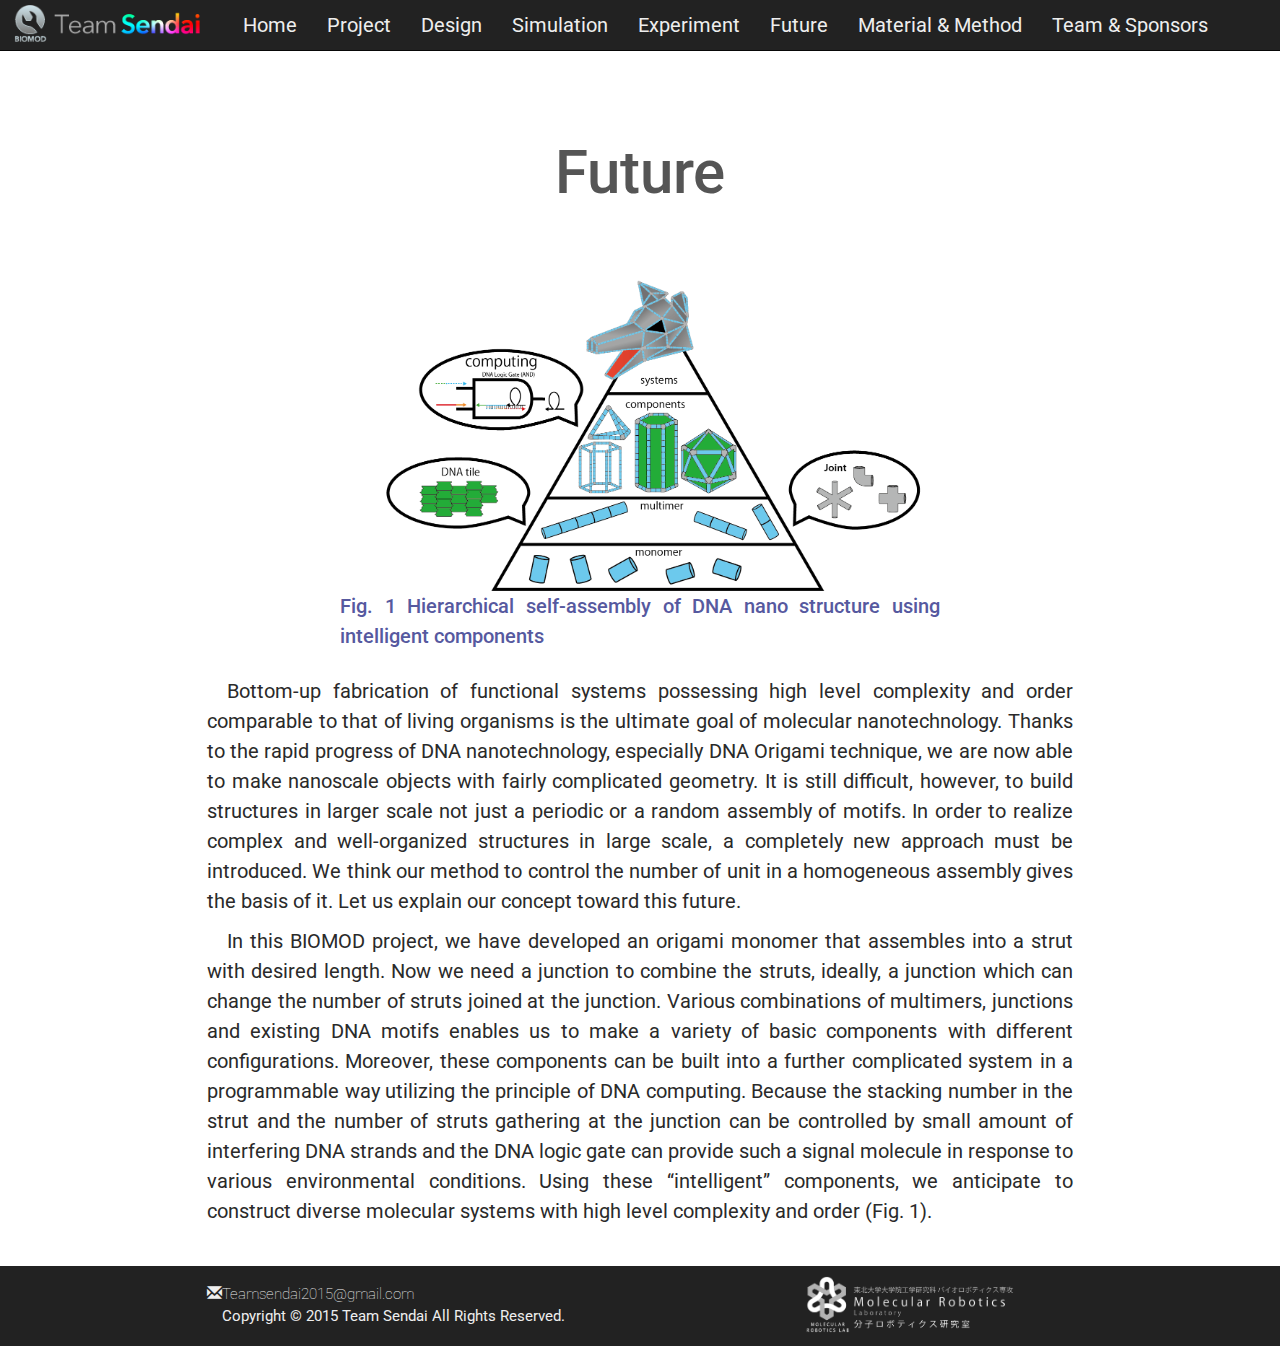
<file: Future.html>
<!DOCCTYPE html>
<html lang="en">

<head>
	<meta charset="utf-8">
    <meta http-equiv="X-UA-Compatible" content="IE=edge">
    <meta name="viewport" content="width=device-width, initial-scale=1">

	<title>Future- TeamSendai 2015</title>
	<!--外部ファイル読み込み------------------------------------------------>
		<link rel="stylesheet" href="./normalize.css">
		<!-- Bootstrap -->
		<link href="css/bootstrap.min.css" rel="stylesheet">
		<!--自作------->
		<link rel="stylesheet" href="./side-nav1.css">
		<link rel="stylesheet" href="./text-line.css">
		<link rel="stylesheet" href="./font.css">
		<!-- jQuery (necessary for Bootstrap's JavaScript plugins) -->
    	<script src="https://ajax.googleapis.com/ajax/libs/jquery/1.11.0/jquery.min.js"></script>
    	<!-- Include all compiled plugins (below), or include individual files as needed -->
    	<script src="js/bootstrap.min.js"></script>
		<script type="text/javascript" src="./lib/jquery-2.1.4.min.js"></script>
		<script type="text/javascript" src="./scripts/insert-articles.js"></script>
		<script type="text/javascript" src="./scripts/jquery.goup.js"></script>
		<script type="text/javascript" src="./scripts/animatetoselector.jquery.js"></script>
		<script type="text/javascript" src="./scripts/nav-current.jquery.js"></script>

	<!--フォント--------------------------------------------------------------->
		<link href='https://fonts.googleapis.com/css?family=Roboto|Oswald:700&subset=latin,greek' rel='stylesheet' type='text/css'>
		<link href='http://fonts.googleapis.com/css?family=Roboto:900,700,500,400,300,100' rel='stylesheet' type='text/css'>
		<link href='https://fonts.googleapis.com/css?family=Lora:700&subset=latin,greek' rel='stylesheet' type='text/css'>


</head>

<body>
<!-- グローバルナビ ----------------------------------------------------->
	<nav class="navbar navbar-inverse navbar-fixed-top">
  	<!-- ロゴ名の表示------------------------------------------->
  		<div class="navbar-header">
    		<a class="navbar-brand" href="./index.html"></a>
    	<!--トグルボタンの設置-->
    		<button type="button" class="navbar-toggle" data-toggle="collapse" data-target="#nav-content">
      			<span class="icon-bar"></span>
      			<span class="icon-bar"></span>
      			<span class="icon-bar"></span>
    		</button>
  		</div>
	<!-- ナビのリンクリスト ------------------------------------------>
		<div id="nav-content" class="collapse navbar-collapse ">
    		<ul class="nav navbar-nav navigation">
    			<li><a href="./index.html">Home</a></li>
				<li><a href="./Project.html">Project</a></li>
				<li><a href="./Design.html">Design</a></li>
				<li><a href="./Simulation.html">Simulation</a></li>
				<li><a href="./Experiment.html">Experiment</a></li>
				<li><a href="./Future.html">Future</a></li>
				<li><a href="./Material.html">Material & Method</a></li>
				<li><a href="./Team.html">Team & Sponsors</a></li>
     <!--ドロップダウン化するliタグ------------------------------------>
      			<li class="dropdown">
        			<ul class="dropdown-menu">
        				<li><a href="./index.html">Home</a></li>
						<li><a href="./Project.html">Project</a></li>
						<li><a href="./Design.html">Design</a></li>
						<li><a href="./Simulation.html">Simulation</a></li>
						<li><a href="./Experiment.html">Experiment</a></li>
						<li><a href="./Future.html">Future</a></li>
						<li><a href="./Material.html">Material & Method</a></li>
						<li><a href="./Team.html">Team & Sponsors</a></li>
        			</ul>
      			</li>
    		</ul>
    	</div>
	</nav>

<!-- コンテンツ ----------------------------------------------------------------------------------->
	<section class="container" style="background-color:white">
	<!-- 全体の割り振りrowで開始 ------------------------------------->
        
	<!-- 文章コンテンツ ----------------------------------------------->
			
		<h1>Future</h1>
       
       		<figure>
        		<img  src="./img/future/Fig2.png" width="100%"height="auto">
        			<figcaption id="multi-line">Fig. 1 Hierarchical self-assembly of DNA nano structure using intelligent components
					</figcaption>
        	</figure>
        
				<p>Bottom-up fabrication of functional systems possessing high level complexity and order comparable to that of living organisms is the ultimate goal of molecular nanotechnology. Thanks to the rapid progress of DNA nanotechnology, especially DNA Origami technique, we are now able to make nanoscale objects with fairly complicated geometry. It is still difficult, however, to build structures in larger scale not just a periodic or a random assembly of motifs. In order to realize complex and well-organized structures in large scale, a completely new approach must be introduced. We think our method to control the number of unit in a homogeneous assembly gives the basis of it. Let us explain our concept toward this future.</p>

				<p>In this BIOMOD project, we have developed an origami monomer that assembles into a strut with desired length. Now we need a junction to combine the struts, ideally, a junction which can change the number of struts joined at the junction. Various combinations of multimers, junctions and existing DNA motifs enables us to make a variety of basic components with different configurations. Moreover, these components can be built into a further complicated system in a programmable way utilizing the principle of DNA computing. Because the stacking number in the strut and the number of struts gathering at the junction can be controlled by small amount of interfering DNA strands and the DNA logic gate can provide such a signal molecule in response to various environmental conditions.  Using these “intelligent” components, we anticipate to construct diverse molecular systems with high level complexity and order (Fig. 1). </p>
				


    </section>

    <!-- フッター --------------------------------------------------------------------->
    <footer class="footer" style="background-color:#222222;">
  		<div class="container">
  			<div class="row">
        		<div class="col-xs-8 col-sm-8 col-md-8" >
  					<a href="mailto:biomod2015@gmail.com" id="info_mail"><font color="#EEEEEE">
            			<span class="glyphicon glyphicon-envelope"></span>Teamsendai2015@gmail.com</font>
            		</a>
    				<p class="text-muted"><font color="#EEEEEE">Copyright &copy; 2015 Team Sendai All Rights Reserved.</font></p>
    			</div>

    			<div class="col-xs-4 col-sm-4 col-md-4" >
  					<div id="footer-lab">
            			<a href="http://www.molbot.mech.tohoku.ac.jp/eng/index.html" target=”_blank”>
            			<img src="img/lab-logo1.png"height="60" >
            			</a>
            		</div>
  				</div>
  			</div>
  		</div>
	</footer>

	<!-- サイドナビによる移動プログラム ------------------------------------------------>
    <script>
        $(function(){
            // smooth-scroll
            // http://kyasper.com/jquery-tips/
            $('a[href^=#]').click(function(){
                var speed = 400;
                var href = $(this).attr("href");
                var target = $(href == "#" || href == "" ? 'html': href);
                var position = target.offset().top - 80;
                //header100px分offset
                $('body,html').animate({scrollTop:position}, speed, 'swing');
                return false;
            });
        });
    </script>

    <!--「ページトップへ戻る」プログラム------------------------------------------------>
    <script>
		$.goup({location: "right",locationOffset: 50,bottomOffset: 50,title:"up↑"});
	</script>

<!--「ボタンをかっこよくする」プログラム------------------------------------------------>
	<script >
		$('.navigation a').animateToSelector({
    	selectors: ['.navigation a:hover'],
    	properties: [
        	'background-color',
        	'padding-left',
        	'color'
    	],
    		events: ['mouseover', 'mouseout']
		});
	</script>

</body>
</html>
</file>
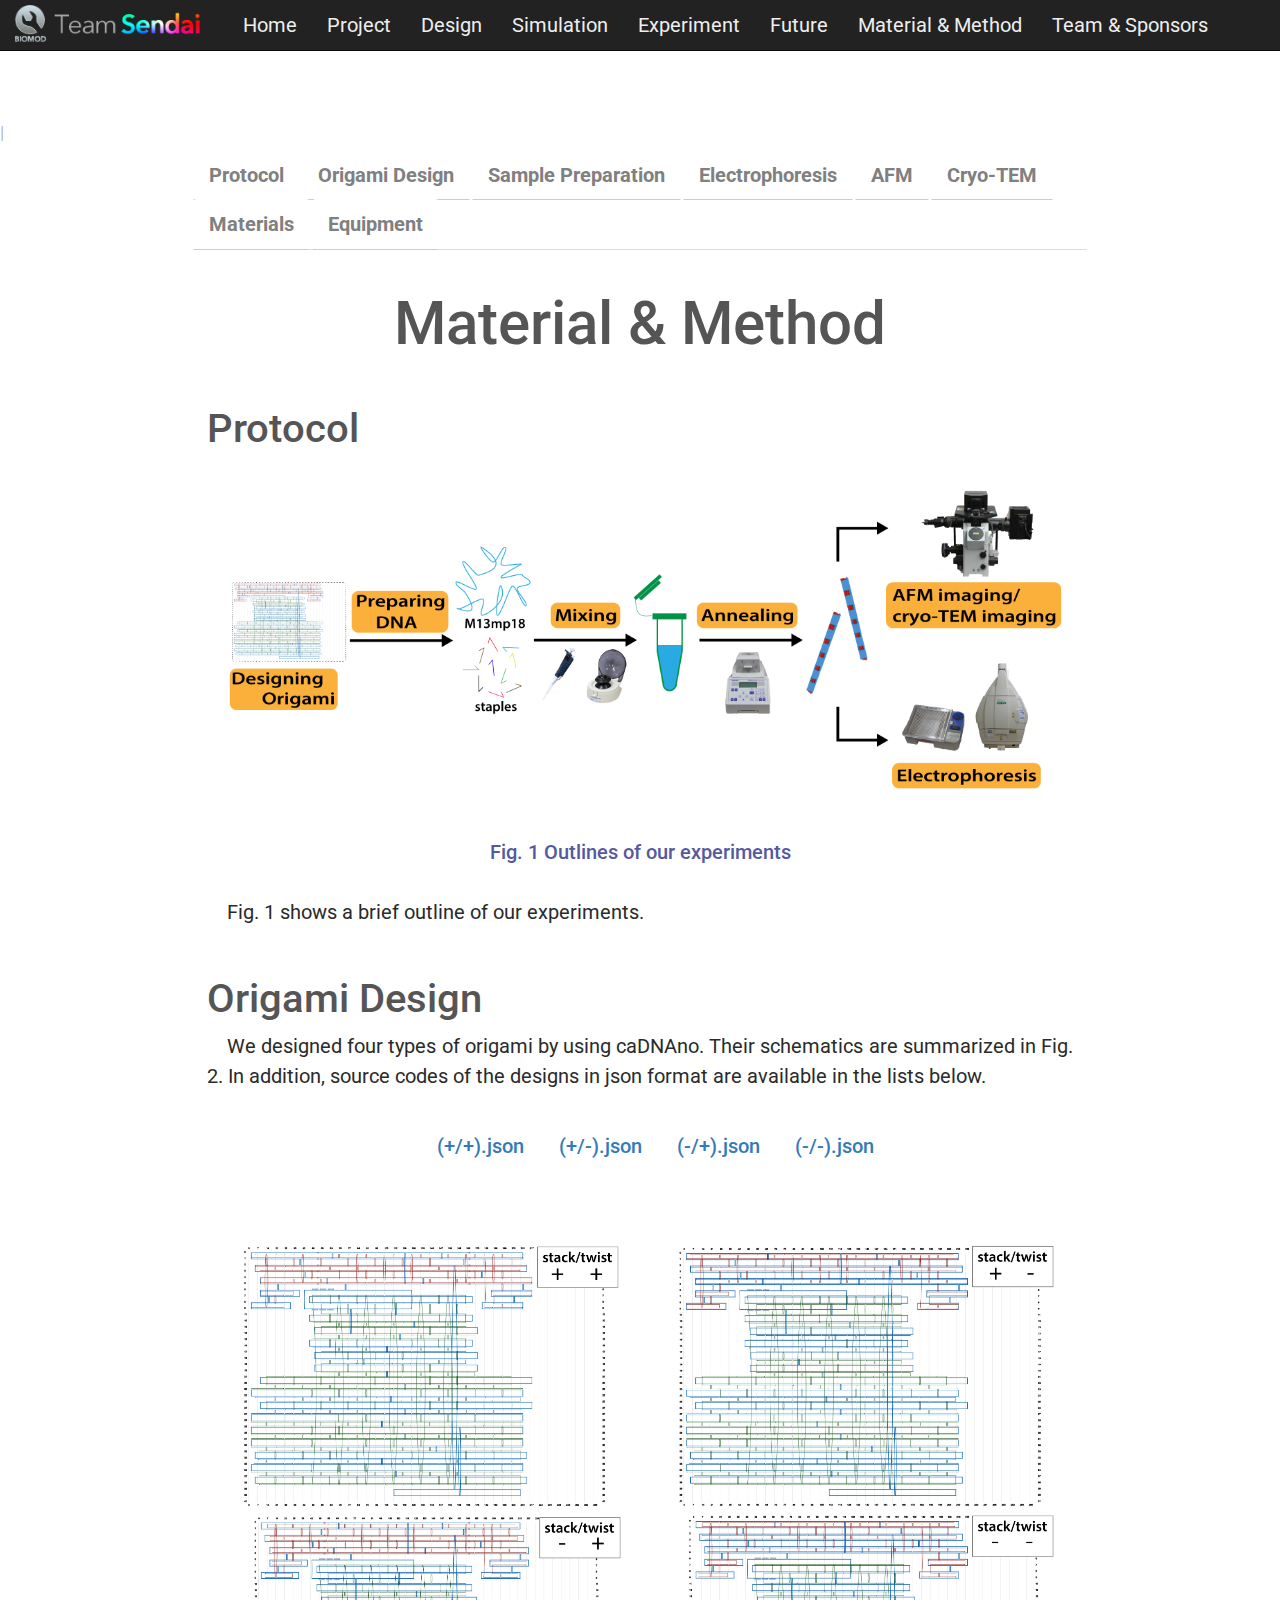
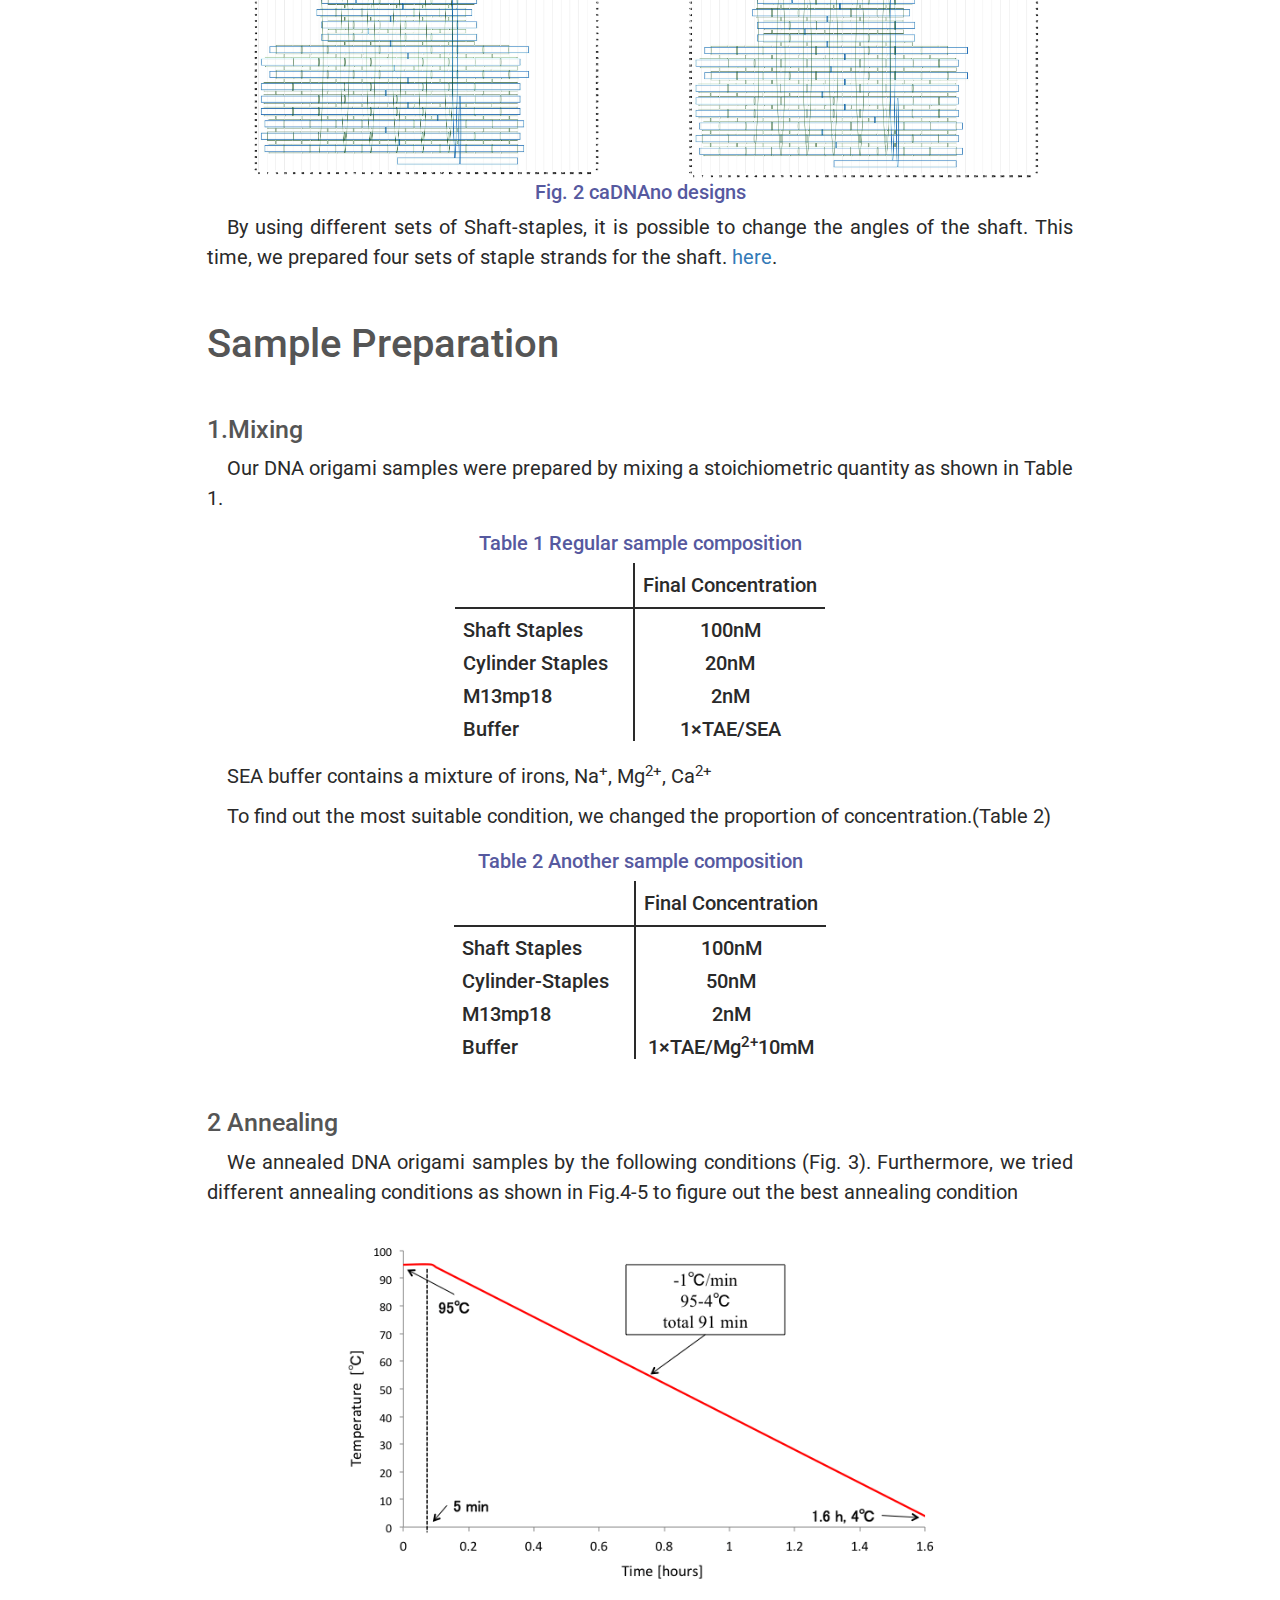
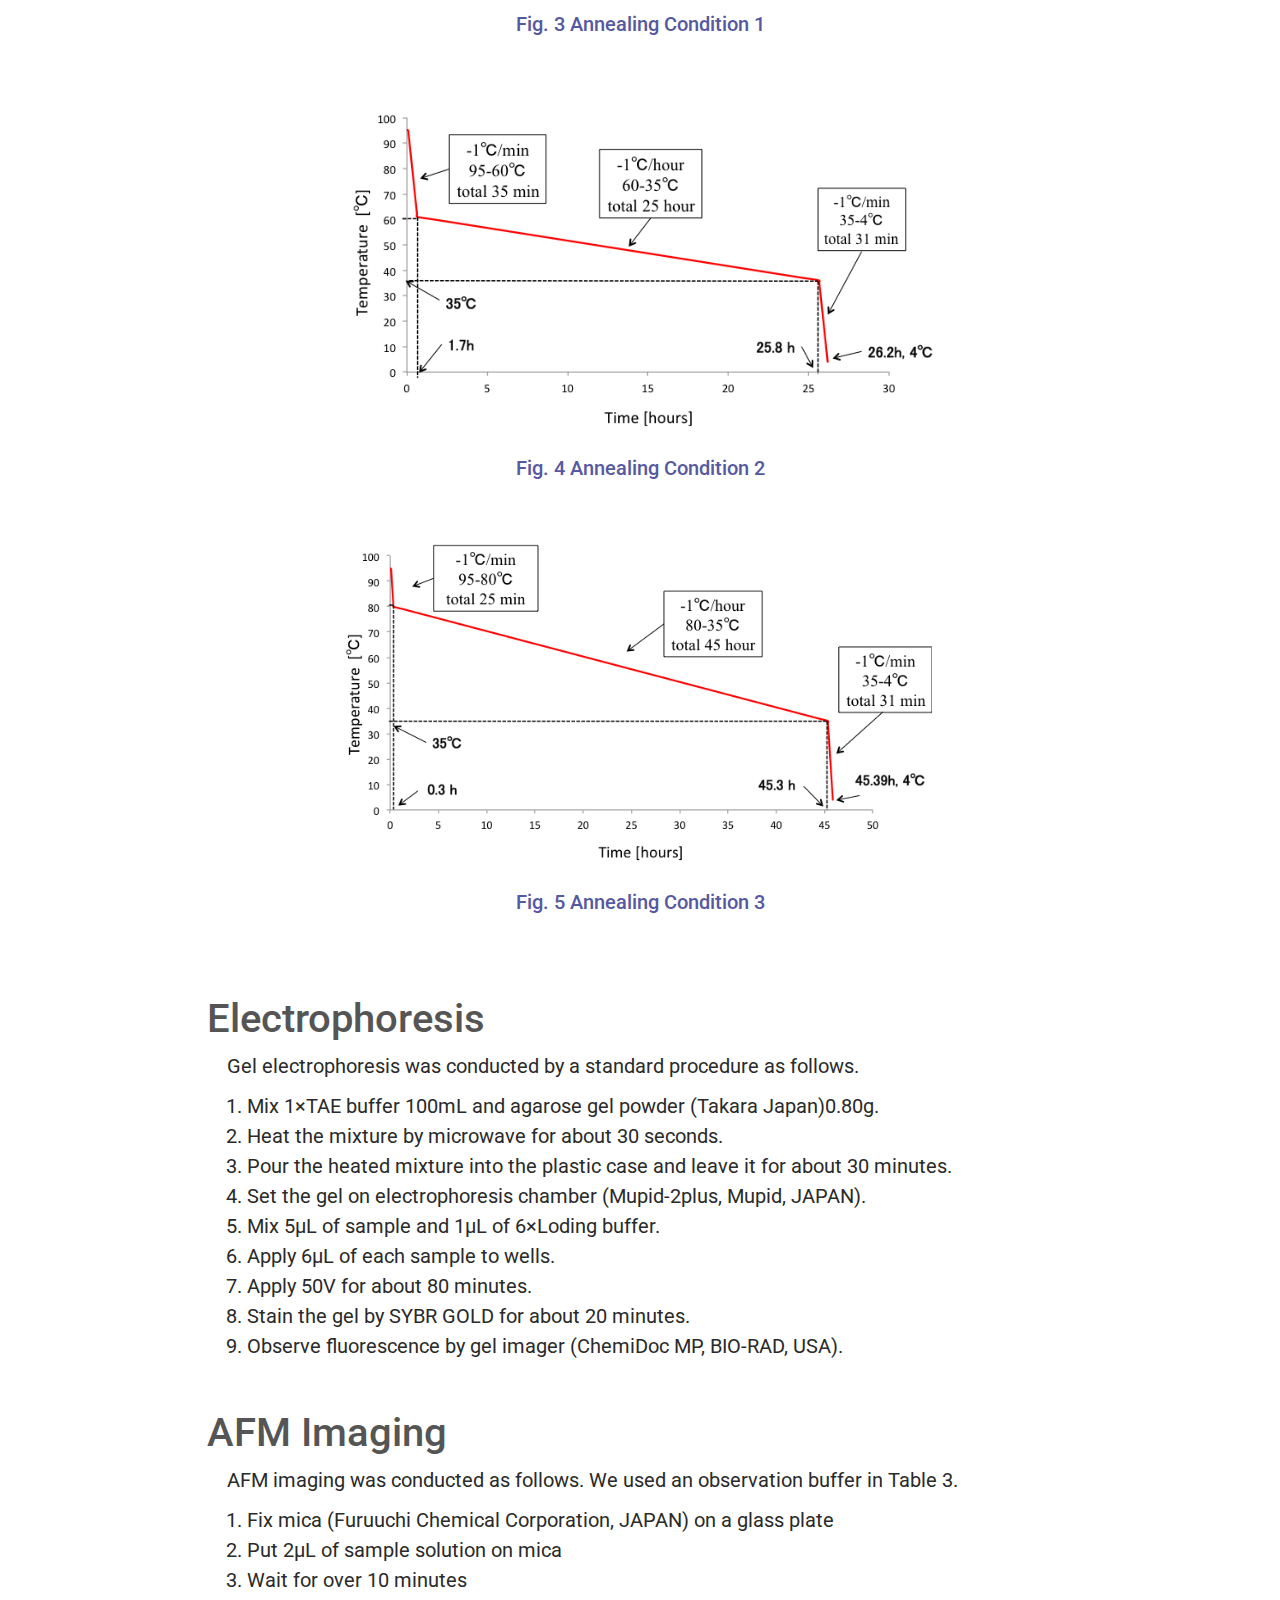
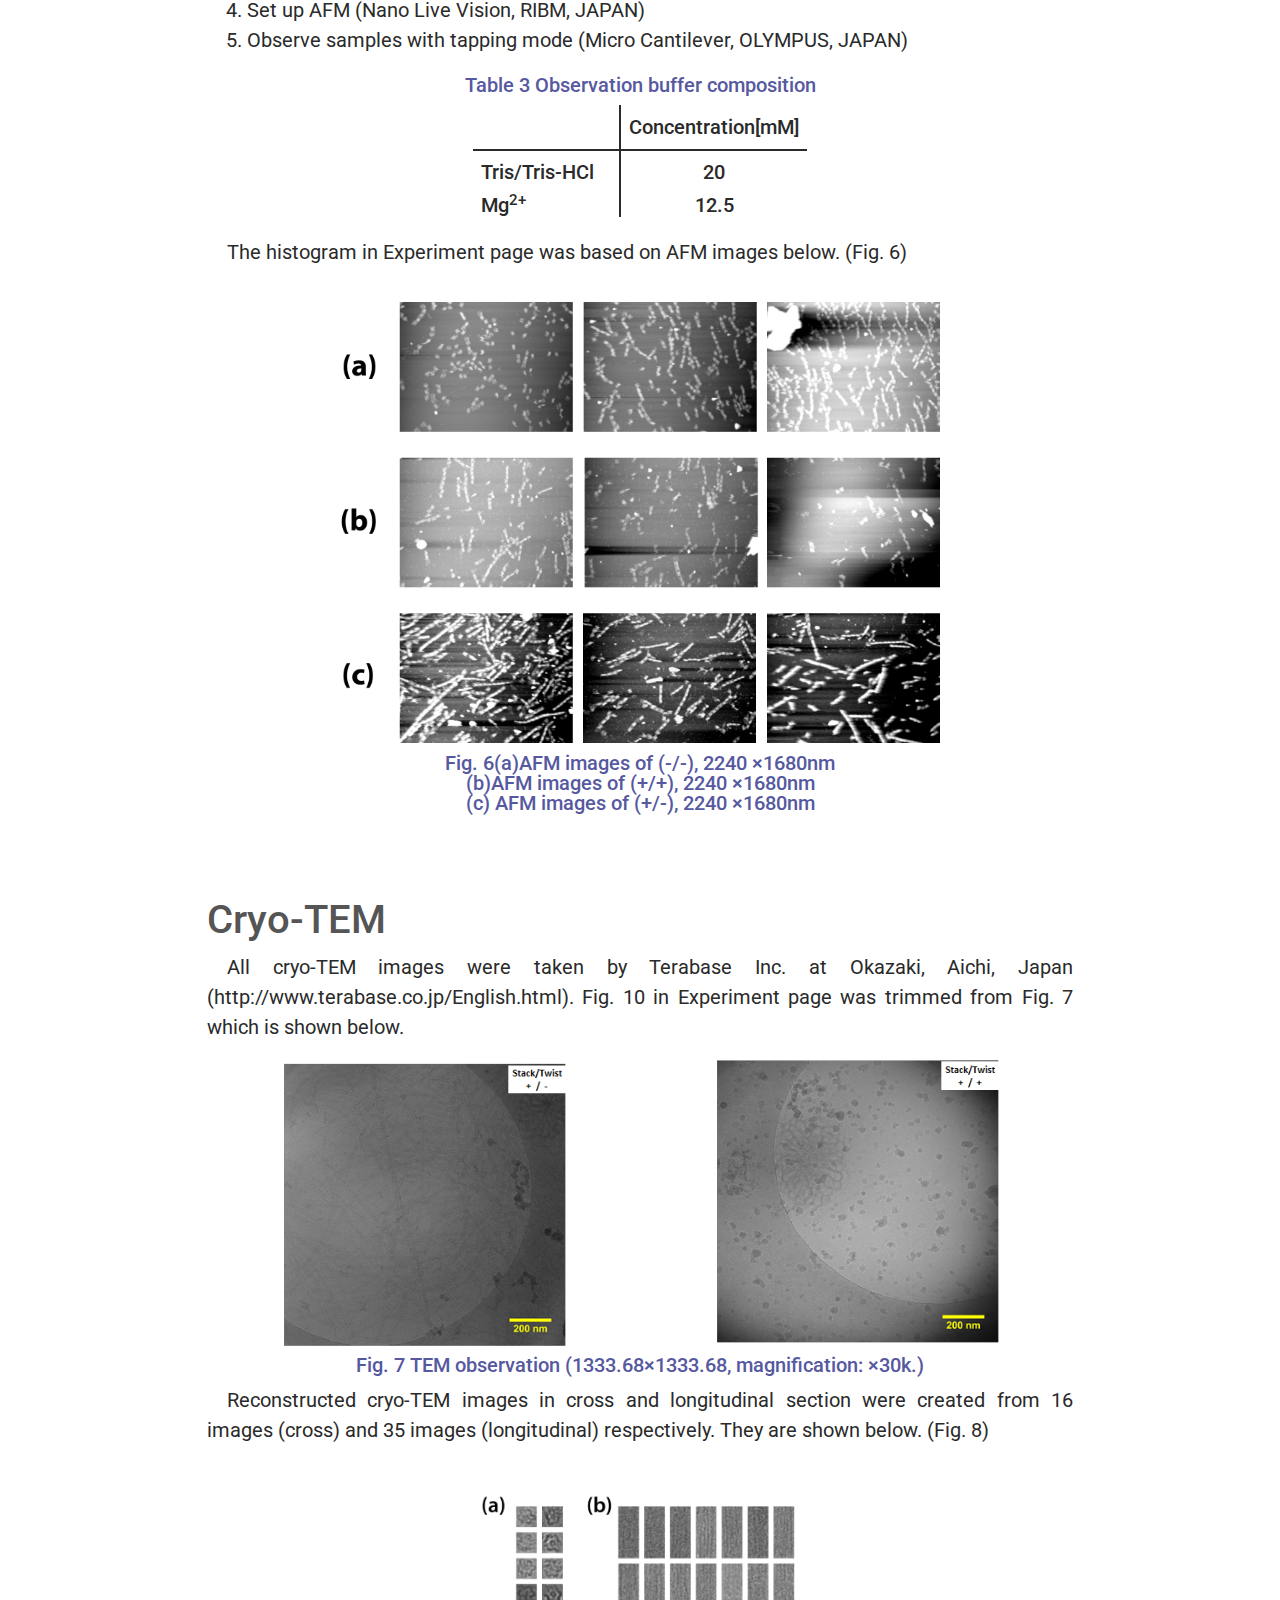
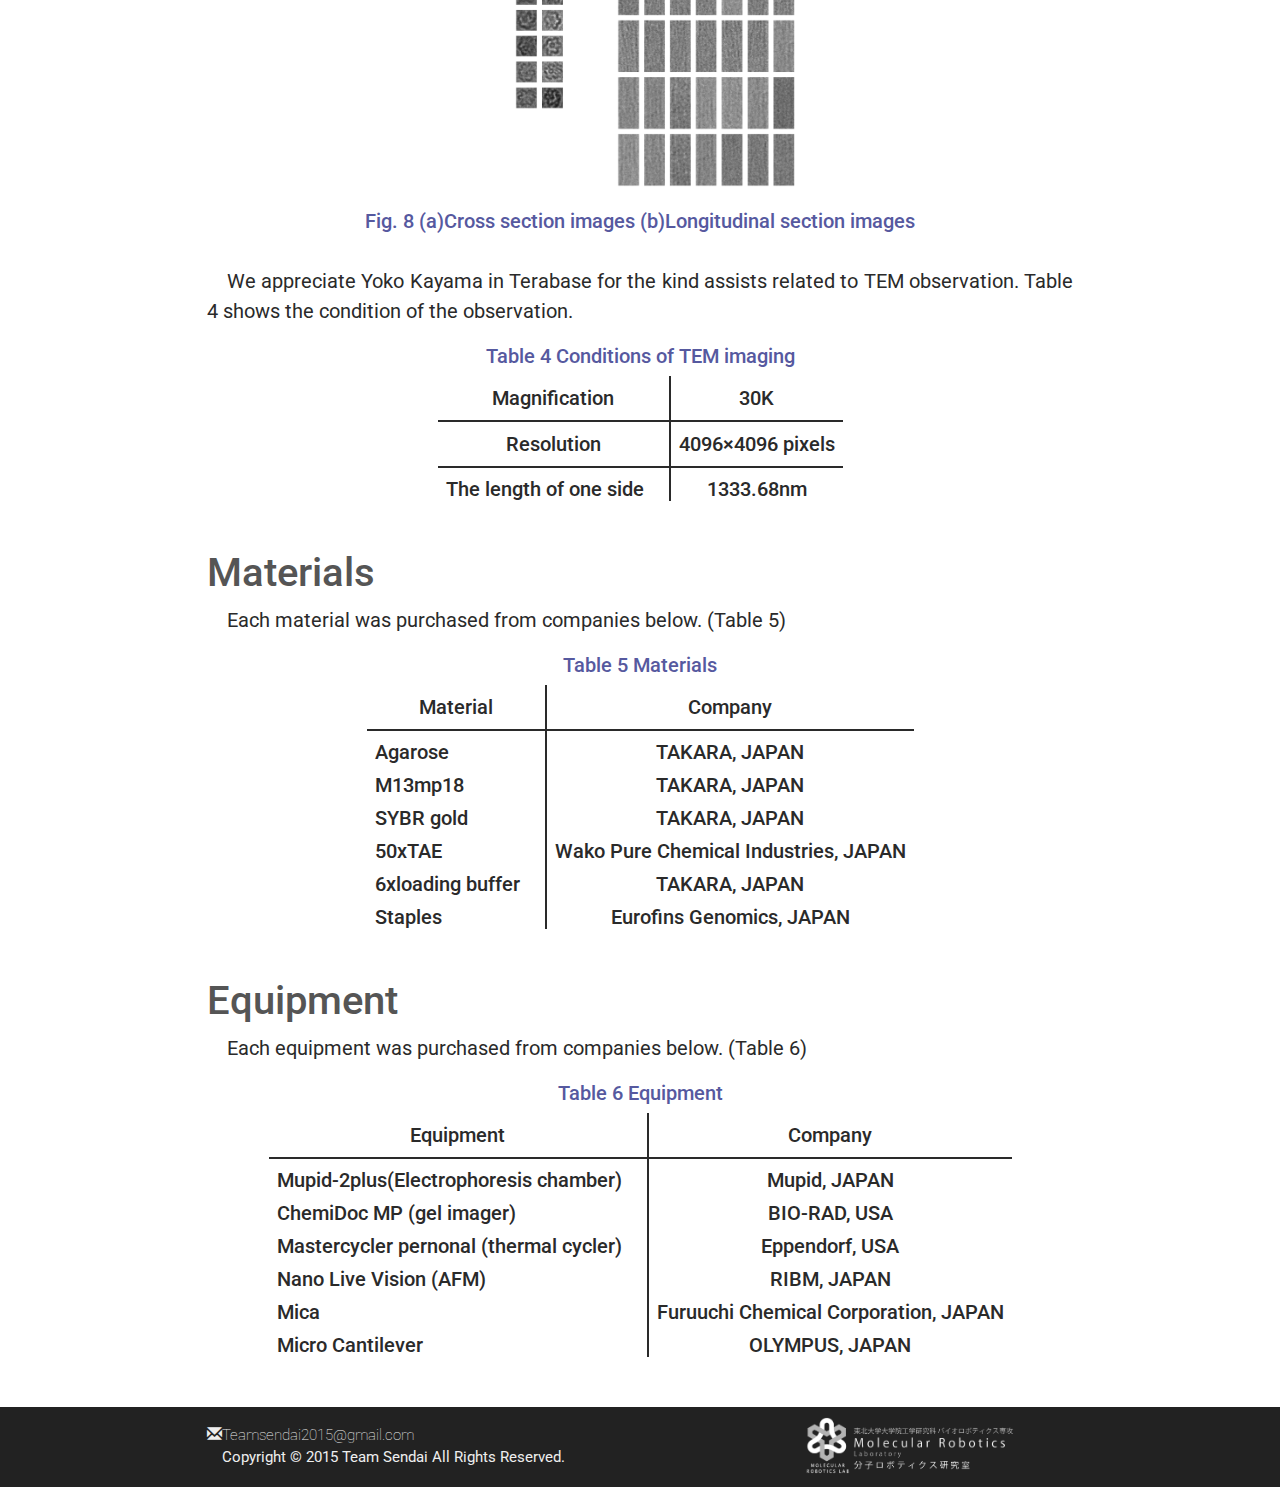
<file: Material.html>
<!DOCCTYPE html>l
<html lang="en">

<head>
	<meta charset="utf-8">
    <meta http-equiv="X-UA-Compatible" content="IE=edge">
    <meta name="viewport" content="width=device-width, initial-scale=1">

	<title>Material- TeamSendai 2015</title>
	<!--外部ファイル読み込み------------------------------------------------>
		<link rel="stylesheet" href="./normalize.css">
		<!-- Bootstrap -->
		<link href="css/bootstrap.min.css" rel="stylesheet">
		<!--自作------->
		<link rel="stylesheet" href="./side-nav1.css">
		<link rel="stylesheet" href="./text-line.css">
		<link rel="stylesheet" href="./font.css">
		<link rel="stylesheet" href="./table.css">
		<!-- jQuery (necessary for Bootstrap's JavaScript plugins) -->
    	<script src="https://ajax.googleapis.com/ajax/libs/jquery/1.11.0/jquery.min.js"></script>
    	<!-- Include all compiled plugins (below), or include individual files as needed -->
    	<script src="js/bootstrap.min.js"></script>
		<script type="text/javascript" src="./lib/jquery-2.1.4.min.js"></script>
		<script type="text/javascript" src="./scripts/insert-articles.js"></script>
		<script type="text/javascript" src="./scripts/jquery.goup.js"></script>
		<script type="text/javascript" src="./scripts/animatetoselector.jquery.js"></script>
		<script type="text/javascript" src="./scripts/nav-current.jquery.js"></script>

	<!--フォント--------------------------------------------------------------->
		<link href='https://fonts.googleapis.com/css?family=Roboto|Oswald:700&subset=latin,greek' rel='stylesheet' type='text/css'>
		<link href='http://fonts.googleapis.com/css?family=Roboto:900,700,500,400,300,100' rel='stylesheet' type='text/css'>
		<link href='https://fonts.googleapis.com/css?family=Lora:700&subset=latin,greek' rel='stylesheet' type='text/css'>

</head>

<body>
<!-- グローバルナビ ----------------------------------------------------->
	<nav class="navbar navbar-inverse navbar-fixed-top">
  	<!-- ロゴ名の表示------------------------------------------->
  		<div class="navbar-header">
    		<a class="navbar-brand" href="./index.html"></a>
    	<!--トグルボタンの設置-->
    		<button type="button" class="navbar-toggle" data-toggle="collapse" data-target="#nav-content">
      			<span class="icon-bar"></span>
      			<span class="icon-bar"></span>
      			<span class="icon-bar"></span>
    		</button>
  		</div>
	<!-- ナビのリンクリスト ------------------------------------------>
		<div id="nav-content" class="collapse navbar-collapse ">
    		<ul class="nav navbar-nav navigation">
				<li><a href="./index.html">Home</a></li>
				<li><a href="./Project.html">Project</a></li>
				<li><a href="./Design.html">Design</a></li>
				<li><a href="./Simulation.html">Simulation</a></li>
				<li><a href="./Experiment.html">Experiment</a></li>
				<li><a href="./Future.html">Future</a></li>
				<li><a href="./Material.html">Material & Method</a></li>
				<li><a href="./Team.html">Team & Sponsors</a></li>
     <!--ドロップダウン化するliタグ------------------------------------>
      			<li class="dropdown">
        			<ul class="dropdown-menu">
        				<li><a href="./index.html">Home</a></li>
						<li><a href="./Project.html">Project</a></li>
						<li><a href="./Design.html">Design</a></li>
						<li><a href="./Simulation.html">Simulation</a></li>
						<li><a href="./Experiment.html">Experiment</a></li>
						<li><a href="./Future.html">Future</a></li>
						<li><a href="./Material.html">Material & Method</a></li>
						<li><a href="./Team.html">Team & Sponsors</a></li>
        			</ul>
      			</li>
    		</ul>
    	</div>
	</nav>

<!-- コンテンツ ----------------------------------------------------------------------------------->
	<section class="container" style="background-color:white;">
	<!-- 全体の割り振りrowで開始 ------------------------------------->
        <div class="row">
        <!-- サイドナビ ---------------------------------------------->
        	<nav class="navbar navbar-defult">
            	<ul id="gnav" class="nav nav-tabs   navigation">
            		<li><a href="#content2-1" class="side-title"><b>Protocol</b></a></li>
					<li><a href="#content2-2" class="side-title"><b>Origami Design</b></a></li>
					<li><a href="#content2-3" class="side-title"><b>Sample Preparation</b></a></li>
					<li><a href="#content2-4" class="side-title"><b>Electrophoresis</b></a></li>
					<li><a href="#content2-5" class="side-title"><b>AFM</b></a></li>
					<li><a href="#content2-6" class="side-title"><b>Cryo-TEM</b></a></li>
					<li><a href="#content2-7" class="side-title"><b>Materials</b></a></li>
					<li><a href="#content2-8" class="side-title"><b>Equipment</b></a></li>
				</ul>
	 		</nav>
	<!-- 文章コンテンツ ----------------------------------------------->
			<div class="col-xs-12 col-sm-12 col-md-12" style="background-color:white;">
				<h1>Material & Method</h1>
				
	<!-- -①--------------------------------------------------------------- -->			
				<div id="content2-1">
					<div class="subtitle-line">
						<h2>Protocol</h2>
					</div>
				<img  src="./img/material/Fig.1.png"width="100%"height="auto">
					<figure>
        				
						<figcaption id="mono-line">Fig. 1 Outlines of our experiments</figcaption>
					</figure>

					<p>Fig. 1 shows a brief outline of our experiments.</p>
				</div>
	<!-- -②--------------------------------------------------------------- -->
				<div id="content2-2">
					<div class="subtitle-line">
						<h2>Origami Design</h2>	
					</div>
					
					<p>We designed four types of origami by using caDNAno. Their schematics are summarized in Fig. 2. In addition, source codes of the designs in json format are available in the lists below.</p>			
							
					<figure>
						<figcaption id="mono-line">
							&nbsp; &nbsp; &nbsp;
							<a href="./img/material/+_+.json"download="+_+.json" >(+/+).json</a> &nbsp; &nbsp; &nbsp;
							<a href="./img/material/+_-.json"download="+_-.json">(+/-).json</a> &nbsp; &nbsp; &nbsp;
							<a href="./img/material/-_+.json"download="-_+.json">(-/+).json</a> &nbsp; &nbsp; &nbsp;
							<a href="./img/material/-_-.json"download="-_-.json">(-/-).json</a>
						</figcaption> &nbsp; &nbsp; &nbsp;
					</figure>					

					<div class="col-xs-6 col-sm-6 col-md-6" style="background-color:white;">
        				
							<img class="img-responsive" src="./img/material/Fig.2a.jpg" >
						
					</div>
			
					<div class="col-xs-6 col-sm-6 col-md-6" style="background-color:white;">
						
        					<img class="img-responsive" src="./img/material/Fig.2b.jpg">
					
					</div>
    				
    				<div class="col-xs-6 col-sm-6 col-md-6" style="background-color:white;">
        			
							<img class="img-responsive" src="./img/material/Fig.2c.jpg">
					
					</div>
			
					<div class="col-xs-6 col-sm-6 col-md-6" style="background-color:white;">
					
        					<img class="img-responsive" src="./img/material/Fig.2d.jpg">
						
					</div>
    
    				<figcaption id="mono-line">Fig. 2 caDNAno designs </figcaption>
    			
    			<p>By using different sets of Shaft-staples, it is possible to change the angles of the shaft. This time, we prepared four sets of staple strands for the shaft.<a href="./img/material/staples_sequence.xlsx"download="staples_sequence.xlsx"> here</a>.</p>
    			
    			</div>
    
    <!-- ③ ---------------------------------------------------------------------------------------------------------------->	
				<div id="content2-3">
					<div class="subtitle-line">
						<h2>Sample Preparation</h2>
					</div>	
				<!-- ③のいち ------------------------------------------------------------------->
					<h3>1.Mixing</h3>
						<p>Our DNA origami samples were prepared by mixing a stoichiometric quantity as shown in Table 1.</p>
					
							<figcaption id="mono-line">Table 1 Regular sample composition</figcaption>		
    							<table id="EuropeanTable">
    								<thead>
      									<tr>
        									<th></th>
        									<th>Final Concentration</th>
										</tr>
    								</thead>
    							
    								<tbody>
      									<tr>
        									<td>Shaft Staples</td>
        									<td>100nM</td>
      									</tr>
											<tr>
        									<td>Cylinder Staples</td>
        									<td>20nM</td>
      									</tr>
										
										<tr>
        									<td>M13mp18</td>
        									<td>2nM</td>
      									</tr>
										<tr>
        									<td>Buffer</td>
        									<td>1×TAE/SEA</td>
										</tr>
    								</tbody>
  								</table>
  						
  						<p>SEA buffer contains a mixture of irons, Na<sup>+</sup>, Mg<sup>2+</sup>, Ca<sup>2+</sup></p>	
  						<p>To find out the most suitable condition, we changed the proportion of concentration.(Table 2)</p>

  						<figcaption id="mono-line">Table 2 Another sample composition </figcaption>
    					
    					<table id="EuropeanTable">
    						<thead>
      							<tr>
        							<th></th>
        							<th>Final Concentration</th>
										</tr>
    						</thead>
    						<tbody>
      							<tr>
        							<td>Shaft Staples</td>
        							<td>100nM</td>
										</tr>
										<tr>
        							<td>Cylinder-Staples</td>
        							<td>50nM</td>
										</tr>
										<tr>
        							<td>M13mp18</td>
        							<td>2nM</td>
										</tr>
										<tr>
        							<td>Buffer</td>
        							<td>1×TAE/Mg<sup>2+</sup>10mM</td>
										</tr>
    						</tbody>
  						</table>
				
						

				<!-- ③のに ------------------------------------------------------------------->	
					<h3>2 Annealing</h3>
						<p>We annealed DNA origami samples by the following conditions (Fig. 3). Furthermore, we tried different annealing conditions as shown in Fig.4-5 to figure out the best annealing condition</p>
				
						<figure>
    						<img class="img-responsive" src="./img/material/Fig.3.png">
    						<figcaption id="mono-line">Fig. 3 Annealing Condition 1 </figcaption>
						</figure>
				
						<figure>
    						<img class="img-responsive" src="./img/material/Fig.4.png">
    						<figcaption id="mono-line">Fig. 4 Annealing Condition 2 </figcaption>
    					</figure>
				
						<figure>
    						<img class="img-responsive" src="./img/material/Fig.5.png">
    						<figcaption id="mono-line">Fig. 5 Annealing Condition 3 </figcaption>
						</figure>
				</div>
			
			
			<!-- ④ ----------------------------------------------------------------------------------------------------------->
			<div id="content2-4">
				<div class="subtitle-line">
					<h2>Electrophoresis</h2>
				</div>	
			
				<p>Gel electrophoresis was conducted by a standard procedure as follows.</p>
				
				<ol>
					<li>Mix 1×TAE buffer 100mL and agarose gel powder (Takara Japan)0.80g.</li>
					<li>Heat the mixture by microwave for about 30 seconds.</li>
					<li>Pour the heated mixture into the plastic case and leave it for about 30 minutes.</li>
					<li>Set the gel on electrophoresis chamber (Mupid-2plus, Mupid, JAPAN).</li>
					<li>Mix 5&micro;L of sample and 1&micro;L of 6×Loding buffer.</li>
					<li>Apply 6&micro;L of each sample to wells.</li>
					<li>Apply 50V for about 80 minutes.</li>
					<li>Stain the gel by SYBR GOLD for about 20 minutes.</li>
					<li>Observe fluorescence by gel imager (ChemiDoc MP, BIO-RAD, USA).</li>
				</ol>
			</div>
			
			<!-- ⑤ ---------------------------------------------------------------------------------------------------------------->
			<div id="content2-5">
				<div class="subtitle-line">
					<h2>AFM Imaging</h2>
				</div>	
				<p>AFM imaging was conducted as follows.  We used an observation buffer in Table 3.</p>

				<ol>
					<li>Fix mica (Furuuchi Chemical Corporation, JAPAN) on a glass plate </li>
					<li>Put 2&micro;L of sample solution on mica</li>
					<li>Wait for over 10 minutes</li>
					<li>Set up AFM (Nano Live Vision, RIBM, JAPAN)</li>
					<li>Observe samples with tapping mode (Micro Cantilever, OLYMPUS, JAPAN)</li>
				</ol>

 			 	<figcaption id="mono-line">Table 3 Observation buffer composition</figcaption>
    				<table id="EuropeanTable">
    					<thead>
      						<tr>
        				<th></th>
        				<th>Concentration[mM]</th>
							</tr>
    					</thead>
    					<tbody>
      						<tr>
        					<td>Tris/Tris-HCl</td>
        					<td>20</td>
							</tr>
							<tr>
        					<td>Mg<sup>2+<sup></td>
        						<td>12.5</td>
							</tr>
						</tbody>
  					</table>
  		
  					<p>The histogram in Experiment page was based on AFM images below. (Fig. 6)</p>
  		
  					<figure>
  							<img class="img-responsive" src="./img/material/Fig.6.png">
  							<figcaption id="mono-line">Fig. 6(a)AFM images of (-/-), 2240 ×1680nm<br>(b)AFM images of (+/+), 2240 ×1680nm<br>
  															(c)	AFM images of (+/-), 2240 ×1680nm
  							 </figcaption>
  					</figure>
  			</div>
  	
  			<!-- ⑥ ----------------------------------------------------------------------------------------------------------->
  			<div id="content2-6">
				<div class="subtitle-line">
					<h2>Cryo-TEM</h2>
				</div>
			
				<p>All cryo-TEM images were taken by Terabase Inc. at Okazaki, Aichi, Japan (http://www.terabase.co.jp/English.html). Fig. 10 in Experiment page was trimmed from Fig. 7 which is shown below.</p>
			
					<div class="col-xs-6 col-sm-6 col-md-6" style="background-color:white;">
						
							<img class="img-responsive" src="./img/material/Fig.7a.png" width="100%">
						
					</div>
					<div class="col-xs-6 col-sm-6 col-md-6" style="background-color:white;">
					
							<img class="img-responsive" src="./img/material/Fig.7b.png" width="100%">
					
					</div>
				
				<figcaption id="mono-line">Fig. 7 TEM observation (1333.68×1333.68, magnification: ×30k.)</figcaption>
				
			
				<p>Reconstructed cryo-TEM images in cross and longitudinal section were created from 16 images (cross) and 35 images (longitudinal) respectively. They are shown below. (Fig. 8)</p>
		
				<figure>
  					<img class="img-responsive" src="./img/material/Fig.8.png"width="60%">
					<figcaption id="mono-line">Fig. 8 (a)Cross section images (b)Longitudinal section images</figcaption>
				</figure>
				
				<p>We appreciate Yoko Kayama in Terabase for the kind assists related to TEM observation. Table 4 shows the condition of the observation.</p>
			
				<figcaption id="mono-line">Table 4 Conditions of TEM imaging</figcaption>
    				<table id="EuropeanTable">
    					<thead>
      						<tr>
        						<th>Magnification</th>
        						<th>30K</th>
							</tr>
    					</thead>
    				
    					<thead>
      						<tr>
        						<th>Resolution</th>
        						<th>4096×4096 pixels</th>
							</tr>
    					</thead>
    			
    					<tbody>
      						<tr>
        						<td>The length of one side</td>
        						<td>1333.68nm</td>
							</tr>
						</tbody>
  					</table>
			
			</div>
			
	<!-- ⑦ --------------------------------------------------------------------------------------------------------------------->		
			<div id="content2-7">
				<div class="subtitle-line">
					<h2>Materials</h2>
				</div>
				<p>Each material was purchased from companies below. (Table 5)</p>

	  			<figcaption id="mono-line">Table 5 Materials</figcaption>
		  			<table id="EuropeanTable">
	    			<thead>
	      				<tr>
	        				<th>Material</th>
	        				<th>Company</th>
						</tr>
	    			</thead>
	    			<tbody>
	      				<tr>
	        				<td>Agarose</td>
	        				<td>TAKARA, JAPAN</td>
						</tr>
						<tr>
	        				<td>M13mp18</td>
	        				<td>TAKARA, JAPAN</td>
						</tr>
						<tr>
	        				<td>SYBR gold</td>
	        				<td>TAKARA, JAPAN</td>
						</tr>
						<tr>
	        				<td>50xTAE</td>
	        				<td>Wako Pure Chemical Industries, JAPAN</td>
						</tr>
						<tr>
	        				<td>6xloading buffer</td>
	        				<td>TAKARA, JAPAN</td>
						</tr>
						<tr>
	        				<td>Staples</td>
	        				<td>Eurofins Genomics, JAPAN</td>
						</tr>
					</tbody>
	  			</table>
			</div>
	
	<!-- ⑧------------------------------------------------------------------------------------------------------------------------ -->
		<div id="content2-8">
			<div class="subtitle-line">
				<h2>Equipment</h2>
			</div>

			<p>Each equipment was purchased from companies below. (Table 6)</p>
			
			<figcaption id="mono-line">Table 6 Equipment</figcaption>
				<table id="EuropeanTable">
					<thead>
						<tr>
							<th>Equipment</th>
							<th>Company</th>
						</tr>
					</thead>
					<tbody>
						<tr>
							<td>Mupid-2plus(Electrophoresis chamber)</td>
							<td>Mupid, JAPAN</td>
						</tr>
						<tr>
							<td>ChemiDoc MP (gel imager)</td>
							<td>BIO-RAD, USA</td>
						</tr>
						<tr>
							<td>Mastercycler pernonal (thermal cycler)</td>
							<td>Eppendorf, USA</td>
						</tr>
						<tr>
							<td>Nano Live Vision (AFM)</td>
							<td>RIBM, JAPAN</td>
						</tr>
						<tr>
							<td>Mica</td>
							<td>Furuuchi Chemical Corporation, JAPAN</td>
						</tr>
						<tr>
							<td>Micro Cantilever</td>
							<td>OLYMPUS, JAPAN</td>
						</tr>
					</tbody>
				</table>
			</div>
		</div>
	</div>
  </section>

    <!-- フッター --------------------------------------------------------------------->
    <footer class="footer" style="background-color:#222222;">
  		<div class="container">
  			<div class="row">
        		<div class="col-xs-8 col-sm-8 col-md-8" >
  					<a href="mailto:biomod2015@gmail.com" id="info_mail"><font color="#EEEEEE">
            			<span class="glyphicon glyphicon-envelope"></span>Teamsendai2015@gmail.com</font>
            		</a>
    				<p class="text-muted"><font color="#EEEEEE">Copyright &copy; 2015 Team Sendai All Rights Reserved.</font></p>
    			</div>

    			<div class="col-xs-4 col-sm-4 col-md-4" >
  					<div id="footer-lab">
            			<a href="http://www.molbot.mech.tohoku.ac.jp/eng/index.html" target=”_blank”>
            			<img src="img/lab-logo1.png"height="60" >
            			</a>
            		</div>
  				</div>
  			</div>
  		</div>
	</footer>

	<!-- サイドナビによる移動プログラム ------------------------------------------------>
    <script>
        $(function(){
            // smooth-scroll
            // http://kyasper.com/jquery-tips/
            $('a[href^=#]').click(function(){
                var speed = 400;
                var href = $(this).attr("href");
                var target = $(href == "#" || href == "" ? 'html': href);
                var position = target.offset().top - 70;
                //header100px分offset
                $('body,html').animate({scrollTop:position}, speed, 'swing');
                return false;
            });
        });
    </script>

    <!--「ページトップへ戻る」プログラム------------------------------------------------>
    <script>
		$.goup({location: "right",locationOffset: 50,bottomOffset: 50,title:"up↑"});
	</script>

	<!--「ボタンをかっこよくする」プログラム------------------------------------------------>
	<script >
		$('.navigation a').animateToSelector({
    	selectors: ['.navigation a:hover'],
    	properties: [
        	'background-color',
        	'padding-left',
        	'color'
    	],
    		events: ['mouseover', 'mouseout']
		});
	</script>


</body>
</html>
</file>
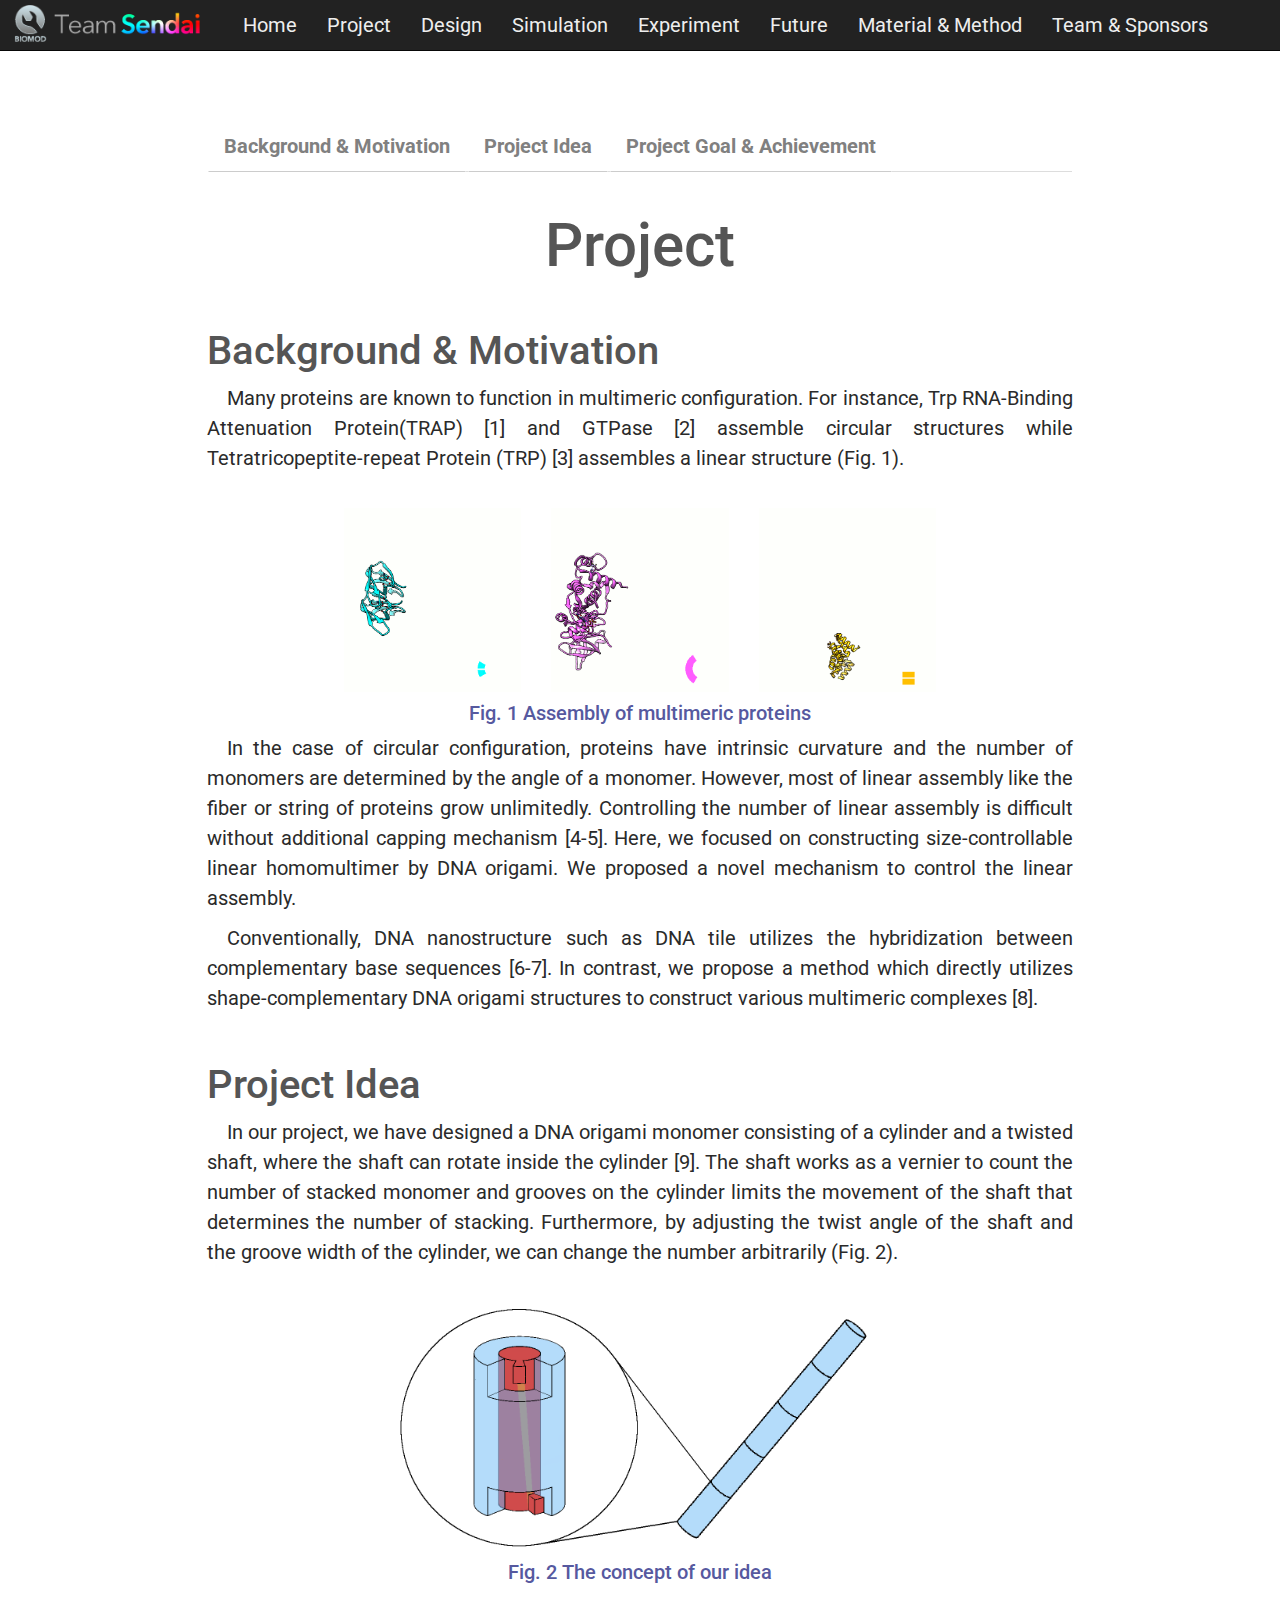
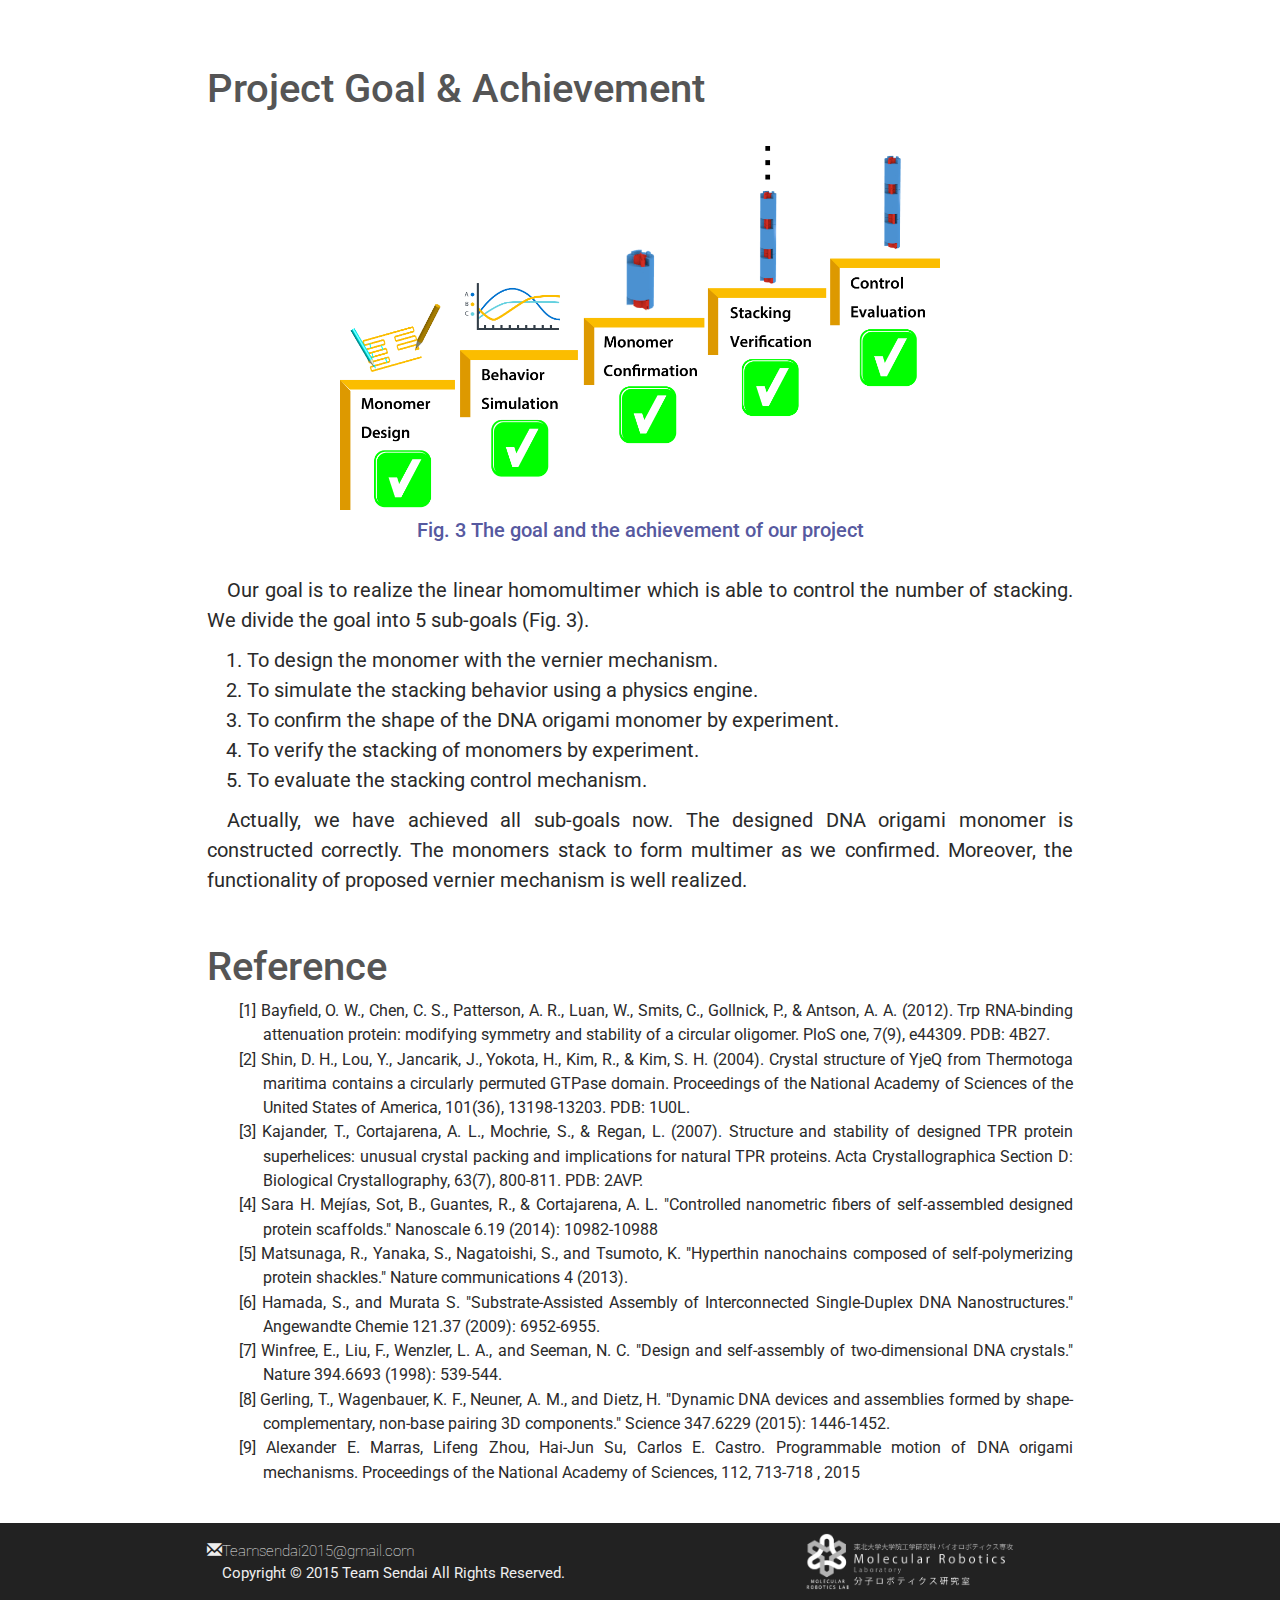
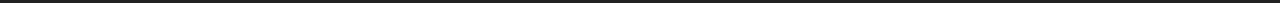
<file: Project.html>
<!DOCCTYPE html>
<html lang="en">

<head>
  <meta charset="utf-8">
  <meta http-equiv="X-UA-Compatible" content="IE=edge">
  <meta name="viewport" content="width=device-width, initial-scale=1">

  <title>Project- TeamSendai2015</title>
  <!--外部ファイル読み込み------------------------------------------------>
  <link rel="stylesheet" href="./normalize.css">
  <!-- Bootstrap -->
  <link href="css/bootstrap.min.css" rel="stylesheet">
  <!--自作------->
  <link rel="stylesheet" href="./side-nav1.css">
  <link rel="stylesheet" href="./text-line.css">
  <link rel="stylesheet" href="./font.css">
  <!-- jQuery (necessary for Bootstrap's JavaScript plugins) -->
  <script src="https://ajax.googleapis.com/ajax/libs/jquery/1.11.0/jquery.min.js"></script>
  <script type="text/javascript" src="./lib/jquery-2.1.4.min.js"></script>
  <!-- Include all compiled plugins (below), or include individual files as needed -->
  <script type="text/javascript" src="./scripts/nav-current.jquery.js"></script>
  <script src="js/bootstrap.min.js"></script>

  <script type="text/javascript" src="./scripts/insert-articles.js"></script>
  <script type="text/javascript" src="./scripts/jquery.goup.js"></script>
  <script type="text/javascript" src="./scripts/animatetoselector.jquery.js"></script>
  <script type="text/javascript" src="./scripts/nav-current.jquery.js"></script>

  <!--フォント--------------------------------------------------------------->
  <link href='https://fonts.googleapis.com/css?family=Roboto|Oswald:700&subset=latin,greek' rel='stylesheet' type='text/css'>
  <link href='http://fonts.googleapis.com/css?family=Roboto:900,700,500,400,300,100' rel='stylesheet' type='text/css'>
  <link href='https://fonts.googleapis.com/css?family=Lora:700&subset=latin,greek' rel='stylesheet' type='text/css'>

</head>

<body>

  <!-- グローバルナビ ----------------------------------------------------->
  <nav class="navbar navbar-inverse navbar-fixed-top">
    <!-- ロゴ名の表示------------------------------------------->
    <div class="navbar-header">
      <a class="navbar-brand" href="./index.html"></a>
      <!--トグルボタンの設置-->
      <button type="button" class="navbar-toggle" data-toggle="collapse" data-target="#nav-content">
        <span class="icon-bar"></span>
        <span class="icon-bar"></span>
        <span class="icon-bar"></span>
      </button>
    </div>
    <!-- ナビのリンクリスト ------------------------------------------>
    <div id="nav-content" class="collapse navbar-collapse ">
      <ul class="nav navbar-nav navigation">
        <li><a href="./index.html">Home</a></li>
        <li><a href="./Project.html">Project</a></li>
        <li><a href="./Design.html">Design</a></li>
        <li><a href="./Simulation.html">Simulation</a></li>
        <li><a href="./Experiment.html">Experiment</a></li>
        <li><a href="./Future.html">Future</a></li>
        <li><a href="./Material.html">Material & Method</a></li>
        <li><a href="./Team.html">Team & Sponsors</a></li>
        <!--ドロップダウン化するliタグ------------------------------------>
        <li class="dropdown">
          <ul class="dropdown-menu">
            <li><a href="./index.html">Home</a></li>
            <li><a href="./Project.html">Project</a></li>
            <li><a href="./Design.html">Design</a></li>
            <li><a href="./Simulation.html">Simulation</a></li>
            <li><a href="./Experiment.html">Experiment</a></li>
            <li><a href="./Future.html">Future</a></li>
            <li><a href="./Material.html">Material & Method</a></li>
            <li><a href="./Team.html">Team & Sponsors</a></li>
          </ul>
        </li>
      </ul>
    </div>
  </nav>

  <!-- コンテンツ ----------------------------------------------------------------------------------->
  <section class="container" style="background-color:white;">
    <!-- 全体の割り振りrowで開始 ------------------------------------->

    <!-- サイドナビ ---------------------------------------------->

    <nav class="navbar navbar-defult">
      <ul id="gnav" class="nav nav-tabs   navigation">
        <li><a href="#content2-1" class="side-title"><b>Background & Motivation</b></a></li>
        <li><a href="#content2-2" class="side-title"><b>Project Idea</b></a></li>
        <li><a href="#content2-3" class="side-title"><b>Project Goal & Achievement</b></a></li>
      </ul>
    </nav>

    <!-- 文章コンテンツ ----------------------------------------------->
    <div class="row">
      <div class="col-xs-12 col-sm-12 col-md-12" style="background-color:white;">
        <h1>Project</h1>

        <div id="content2-1">
          <div class="subtitle-line">
            <h2>Background & Motivation</h2>

            <p>Many proteins are known to function in multimeric configuration. For instance, Trp RNA-Binding Attenuation Protein(TRAP) [1] and GTPase [2] assemble circular structures while Tetratricopeptite-repeat Protein (TRP) [3] assembles a linear structure (Fig. 1).</p>

            <div class="row">
              <figure>
                <div class="col-xs-4 col-sm-4 col-md-4" style="background-color:white;">
                  <img class="img-responsive" src="./img/project/project1a.gif">
                </div>
                <div class="col-xs-4 col-sm-4 col-md-4" style="background-color:white;">
                  <img class="img-responsive" src="./img/project/project1b.gif">
                </div>

                <div class="col-xs-4 col-sm-4 col-md-4" style="background-color:white;">
                  <img class="img-responsive" src="./img/project/project1c.gif">
                </div>

                <div class="col-xs-12 col-sm-12 col-md-12" style="background-color:white;">

                </div>
              </figure>
            </div>
            <figcaption id="mono-line">Fig. 1 Assembly of multimeric proteins</figcaption>
            <p> In the case of circular configuration, proteins have intrinsic curvature and the number of monomers are determined by the angle of a monomer. However, most of linear assembly like the fiber or string of proteins grow unlimitedly. Controlling the number of linear assembly is difficult without additional capping mechanism [4-5]. Here, we focused on constructing size-controllable linear homomultimer by DNA origami. We proposed a novel mechanism to control the linear assembly.</p>
            <p>Conventionally, DNA nanostructure such as DNA tile utilizes the hybridization between complementary base sequences [6-7]. In contrast, we propose a method which directly utilizes shape-complementary DNA origami structures to construct various multimeric complexes [8].</p>
          </div>

          <div id="content2-2">
            <div class="subtitle-line">
              <h2>Project Idea</h2>
            </div>

            <p>In our project, we have designed a DNA origami monomer consisting of a cylinder and a twisted shaft, where the shaft can rotate inside the cylinder [9]. The shaft works as a vernier to count the number of stacked monomer and grooves on the cylinder limits the movement of the shaft that determines the number of stacking. Furthermore, by adjusting the twist angle of the shaft and the groove width of the cylinder, we can change the number arbitrarily (Fig. 2).</p>

            <figure>
              <img class="img-responsive" src="./img/project/project2.png" width="500">
              <figcaption id="mono-line">Fig. 2 The concept of our idea</figcaption>

            </figure>
          </div>

          <div id="content2-3">
            <div class="subtitle-line">
              <h2>Project Goal & Achievement</h2>
            </div>

            <figure>
              <img class="img-responsive" src="./img/project/project3.png">
              <figcaption id="mono-line">Fig. 3 The goal and the achievement of our project</figcaption>

            </figure>
            <p>Our goal is to realize the linear homomultimer which is able to control the number of stacking. We divide the goal into 5 sub-goals (Fig. 3).</p>

            <ol>
              <li>To design the monomer with the vernier mechanism.</li>
              <li>To simulate the stacking behavior using a physics engine.</li>
              <li>To confirm the shape of the DNA origami monomer by experiment.</li>
              <li>To verify the stacking of monomers by experiment.</li>
              <li>To evaluate the stacking control mechanism.</li>
            </ol>
            <p>Actually, we have achieved all sub-goals now. The designed DNA origami monomer is constructed correctly. The monomers stack to form multimer as we confirmed. Moreover, the functionality of proposed vernier mechanism is well realized.</p>

          </div>

        </div>

        <div id="content2-4">
          <div class="subtitle-line">
            <h2>Reference</h2>
          </div>



          <div class="refference">
            <ol class="refference">
              <li> Bayfield, O. W., Chen, C. S., Patterson, A. R., Luan, W., Smits, C., Gollnick, P., & Antson, A. A. (2012). Trp RNA-binding attenuation protein: modifying symmetry and stability of a circular oligomer. PloS one, 7(9), e44309. PDB: 4B27.

              </li>
              <li> Shin, D. H., Lou, Y., Jancarik, J., Yokota, H., Kim, R., & Kim, S. H. (2004). Crystal structure of YjeQ from Thermotoga maritima contains a circularly permuted GTPase domain. Proceedings of the National Academy of Sciences of the United States of America, 101(36), 13198-13203. PDB: 1U0L.
              </li>
              <li> Kajander, T., Cortajarena, A. L., Mochrie, S., & Regan, L. (2007). Structure and stability of designed TPR protein superhelices: unusual crystal packing and implications for natural TPR proteins. Acta Crystallographica Section D: Biological Crystallography, 63(7), 800-811. PDB: 2AVP.

              </li>
              <li> Sara H. Mej&#237;as, Sot, B., Guantes, R., & Cortajarena, A. L. "Controlled nanometric fibers of self-assembled designed protein scaffolds." Nanoscale 6.19 (2014): 10982-10988
              </li>
              <li> Matsunaga, R., Yanaka, S., Nagatoishi, S., and Tsumoto, K. "Hyperthin nanochains composed of self-polymerizing protein shackles." Nature communications 4 (2013).
              </li>
              <li> Hamada, S., and Murata S. "Substrate‐Assisted Assembly of Interconnected Single‐Duplex DNA Nanostructures." Angewandte Chemie 121.37 (2009): 6952-6955.
              </li>
              <li> Winfree, E., Liu, F., Wenzler, L. A., and Seeman, N. C. "Design and self-assembly of two-dimensional DNA crystals." Nature 394.6693 (1998): 539-544.
              </li>
              <li> Gerling, T., Wagenbauer, K. F., Neuner, A. M., and Dietz, H. "Dynamic DNA devices and assemblies formed by shape-complementary, non-base pairing 3D components." Science 347.6229 (2015): 1446-1452.
              </li>
              <li> Alexander E. Marras, Lifeng Zhou, Hai-Jun Su, Carlos E. Castro. Programmable motion of DNA origami mechanisms. Proceedings of the National Academy of Sciences, 112, 713-718 , 2015
              </li>
            </ol>
          </div>
        </div>
      </div>
    </div>

  </section>
  <!-- フッター --------------------------------------------------------------------->
  <footer class="footer" style="background-color:#222222;" width: "100">
    <div class="container">
      <div class="row">
        <div class="col-xs-8 col-sm-8 col-md-8">
          <a href="mailto:biomod2015@gmail.com" id="info_mail"><font color="#EEEEEE">
            			<span class="glyphicon glyphicon-envelope"></span>Teamsendai2015@gmail.com</font>
            		</a>
          <p class="text-muted"><font color="#EEEEEE">Copyright &copy; 2015 Team Sendai All Rights Reserved.</font></p>
        </div>

        <div class="col-xs-4 col-sm-4 col-md-4">
          <div id="footer-lab">
            <a href="http://www.molbot.mech.tohoku.ac.jp/eng/index.html" target=”_blank”>
              <img src="img/lab-logo1.png" height="60">
            </a>
          </div>
        </div>
      </div>
    </div>
  </footer>
  <!-- サイドナビによる移動プログラム ------------------------------------------------>
  <script>
    $(function () {
      // smooth-scroll
      // http://kyasper.com/jquery-tips/
      $('a[href^=#]').click(function () {
        var speed = 400;
        var href = $(this).attr("href");
        var target = $(href == "#" || href == "" ? 'html' : href);
        var position = target.offset().top - 70;
        //header100px分offset
        $('body,html').animate({
          scrollTop: position
        }, speed, 'swing');
        return false;
      });
    });
  </script>

  <!--「ページトップへ戻る」プログラム------------------------------------------------>
  <script>
    $.goup({
      location: "right"
      , locationOffset: 50
      , bottomOffset: 50
      , title: "up↑"
    });
  </script>
  <!--「ボタンをかっこよくする」プログラム------------------------------------------------>
  <script>
    $('.navigation a').animateToSelector({
      selectors: ['.navigation a:hover']
      , properties: [
        	'background-color'
        	
        , 'padding-left'
        	
        , 'color'
    	]
      , events: ['mouseover', 'mouseout']
    });
  </script>
</body>

</html>
</file>
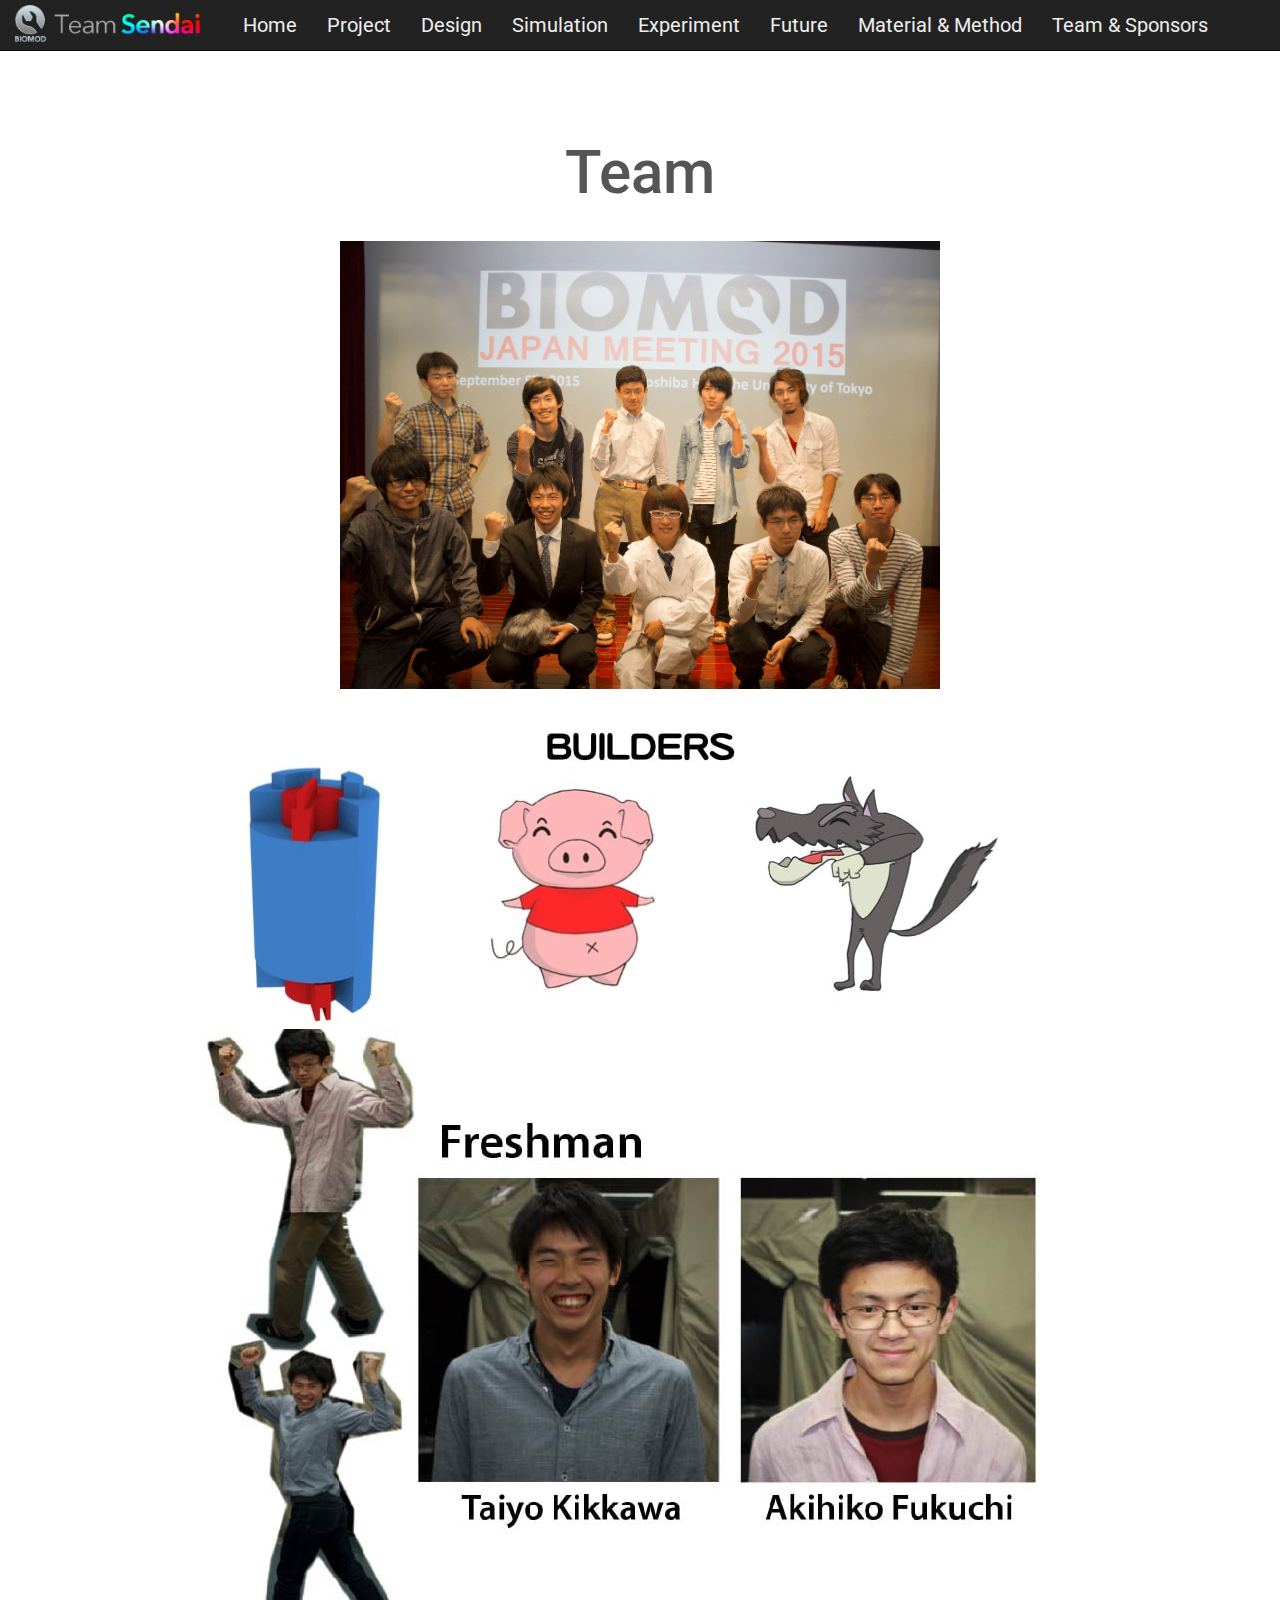
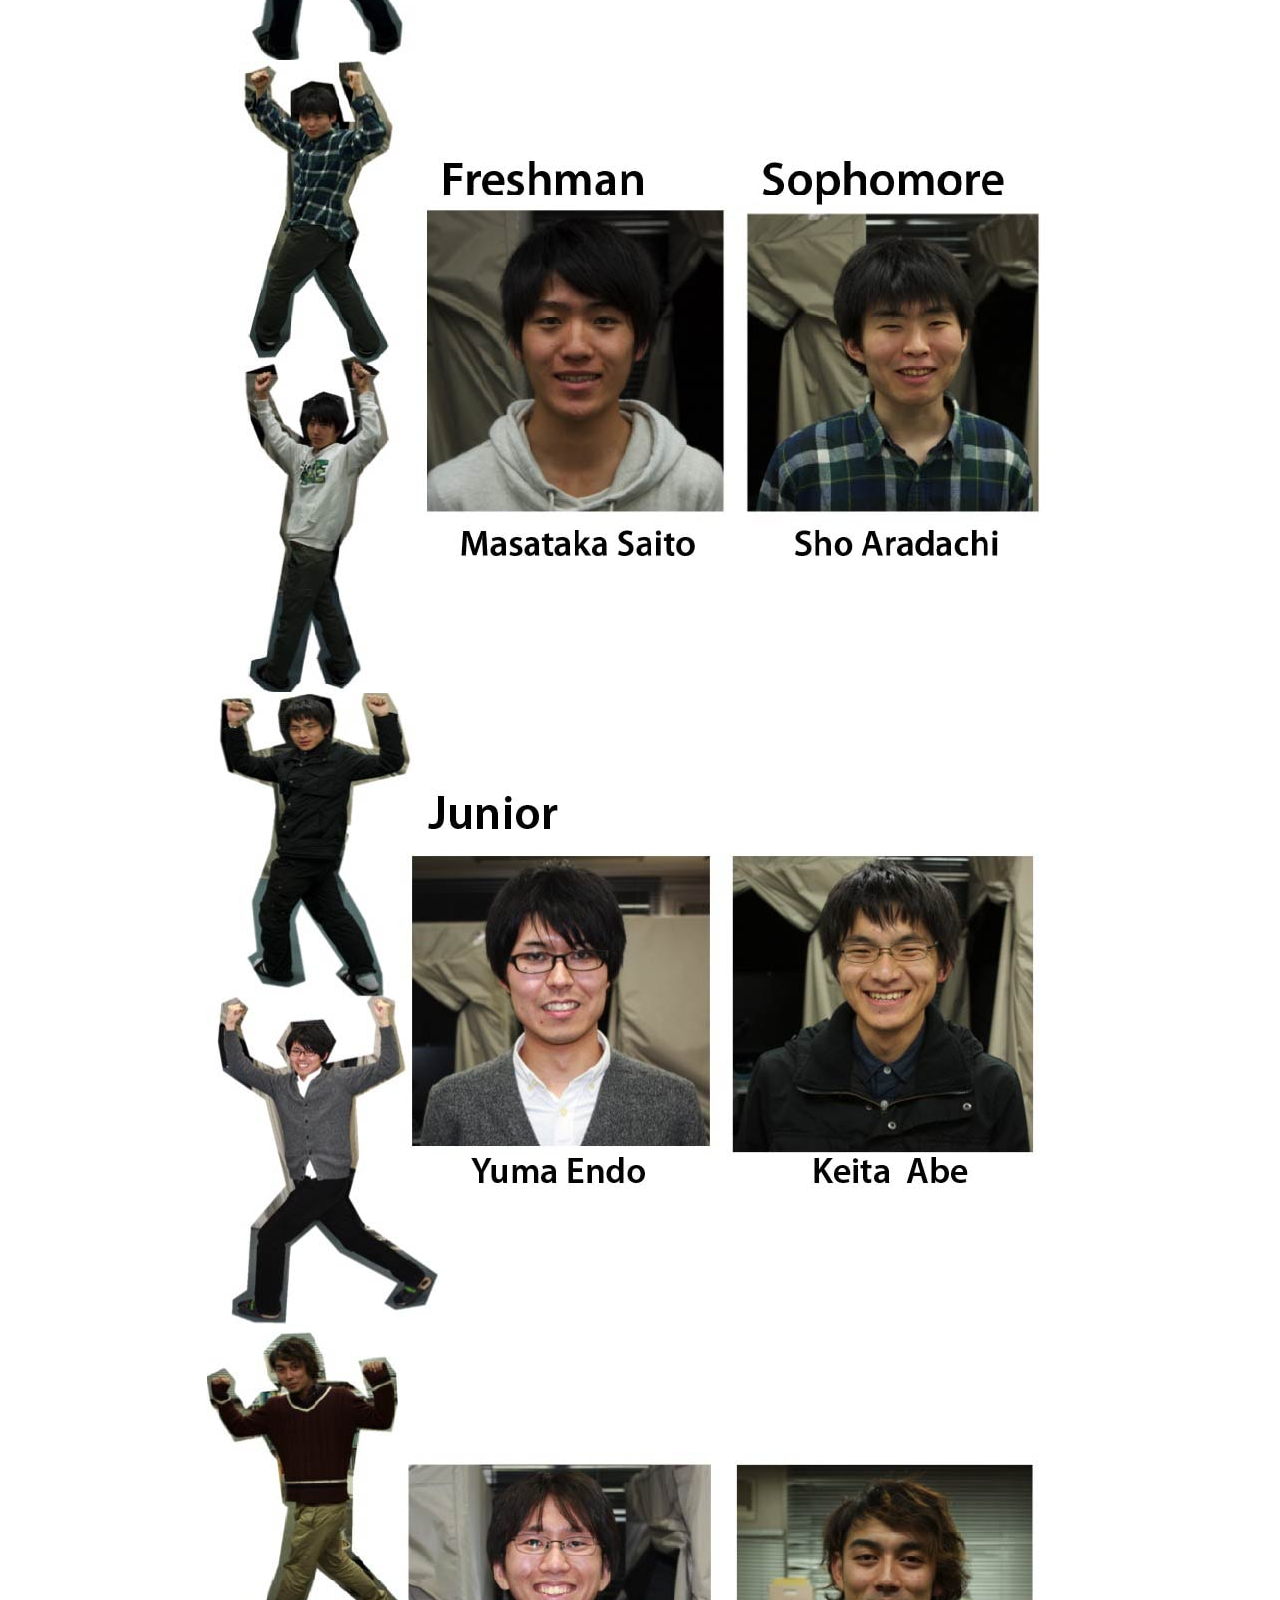
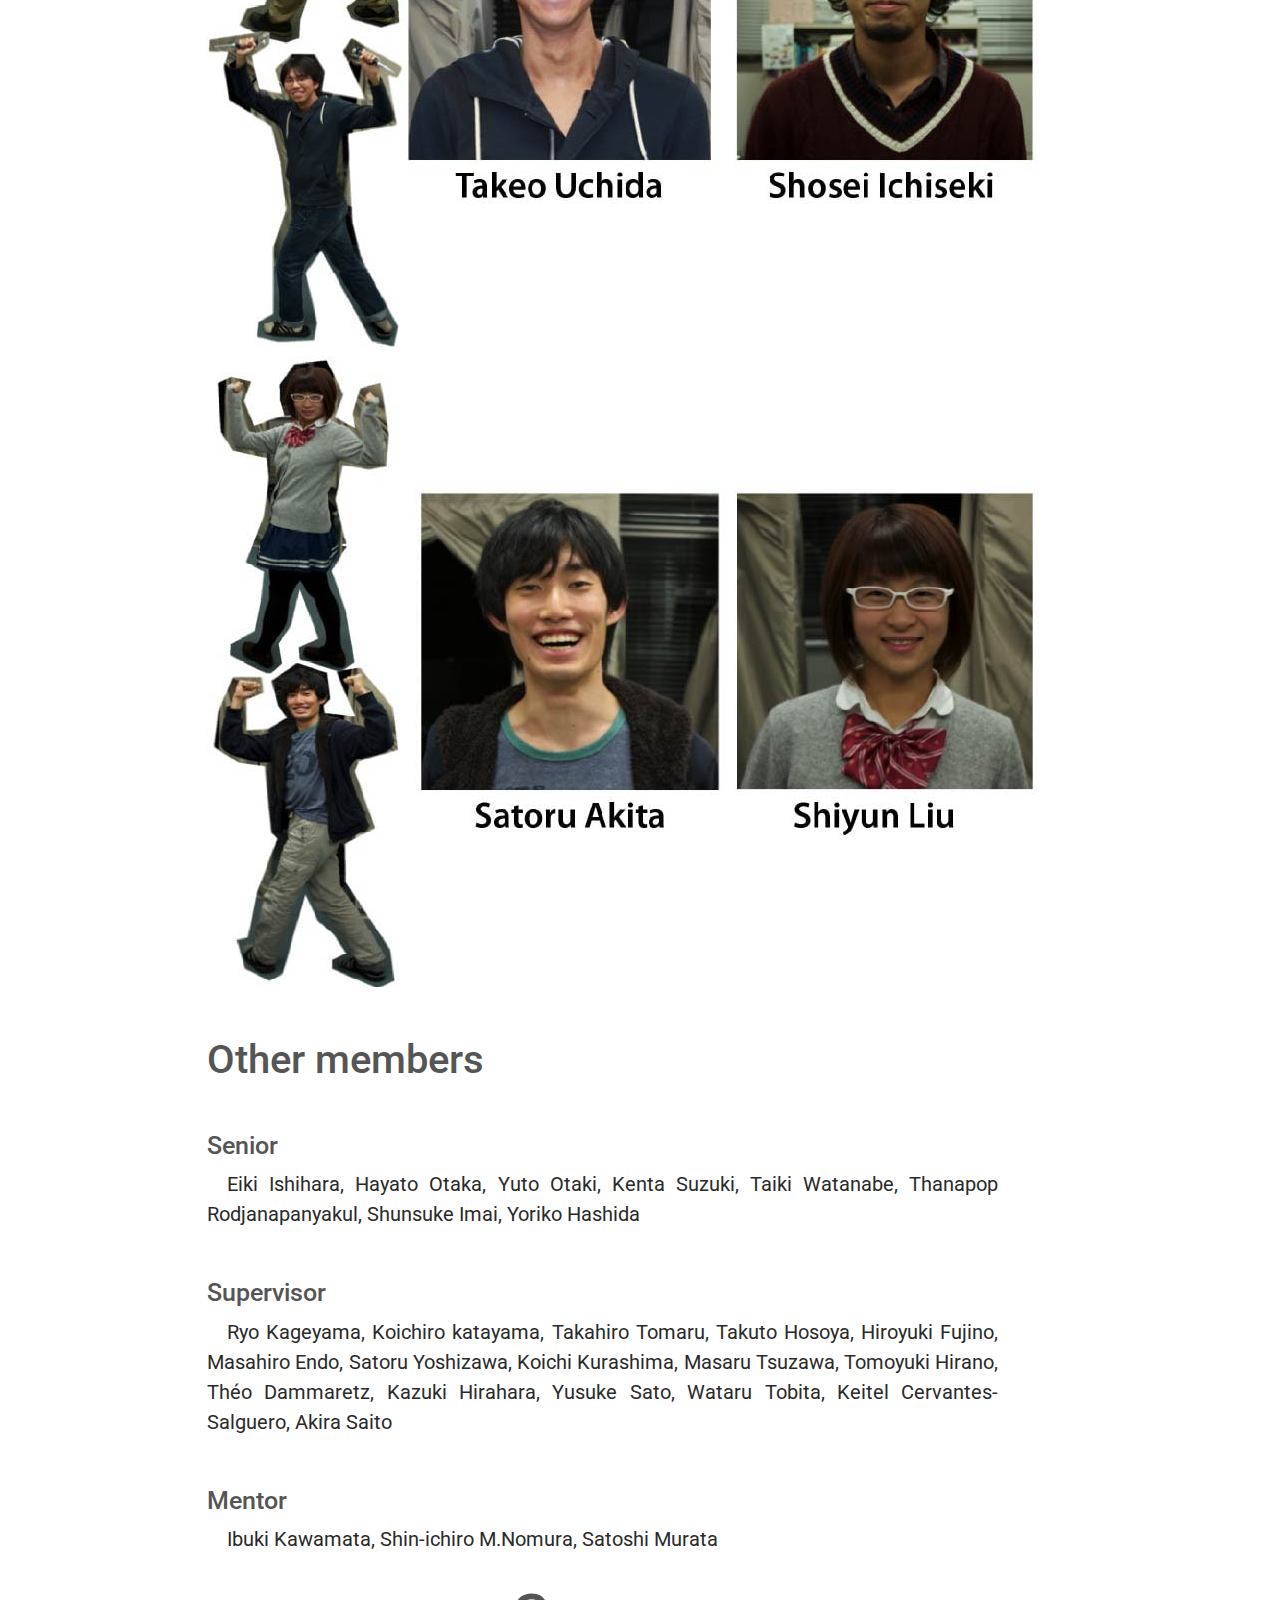
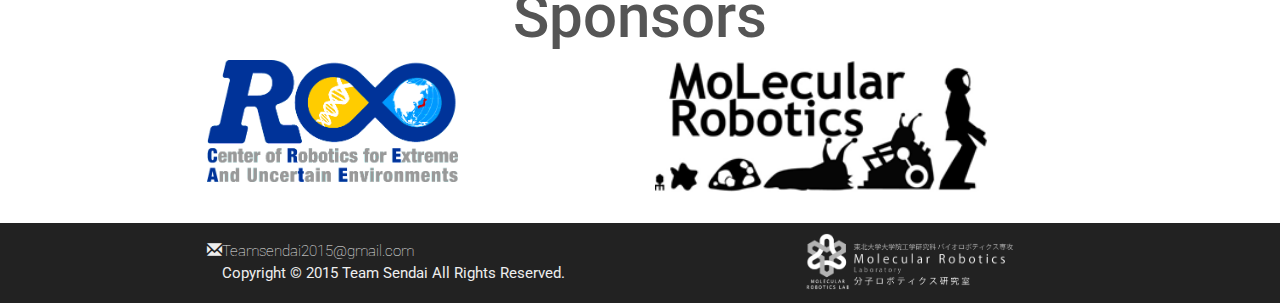
<file: Team.html>
<!DOCCTYPE html>
<html lang="en">

<head>
  <meta charset="utf-8">
  <meta http-equiv="X-UA-Compatible" content="IE=edge">
  <meta name="viewport" content="width=device-width, initial-scale=1">

  <title>Team- TeamSendai 2015</title>
  <!--外部ファイル読み込み------------------------------------------------>
  <link rel="stylesheet" href="./normalize.css">
  <!-- Bootstrap -->
  <link href="css/bootstrap.min.css" rel="stylesheet">
  <!--自作------->
  <link rel="stylesheet" href="./side-nav1.css">
  <link rel="stylesheet" href="./text-line.css">
  <link rel="stylesheet" href="./font.css">
  <link rel="stylesheet" href="./center-grid.css">
  <!-- jQuery (necessary for Bootstrap's JavaScript plugins) -->
  <script src="https://ajax.googleapis.com/ajax/libs/jquery/1.11.0/jquery.min.js"></script>
  <!-- Include all compiled plugins (below), or include individual files as needed -->
  <script src="js/bootstrap.min.js"></script>
  <script type="text/javascript" src="./lib/jquery-2.1.4.min.js"></script>
  <script type="text/javascript" src="./scripts/insert-articles.js"></script>
  <script type="text/javascript" src="./scripts/jquery.goup.js"></script>


  <!--フォント--------------------------------------------------------------->
  <link href='https://fonts.googleapis.com/css?family=Roboto|Oswald:700&subset=latin,greek' rel='stylesheet' type='text/css'>
  <link href='http://fonts.googleapis.com/css?family=Roboto:900,700,500,400,300,100' rel='stylesheet' type='text/css'>
  <link href='https://fonts.googleapis.com/css?family=Lora:700&subset=latin,greek' rel='stylesheet' type='text/css'>


</head>

<body>
  <!-- グローバルナビ ----------------------------------------------------->
  <nav class="navbar navbar-inverse navbar-fixed-top">
    <!-- ロゴ名の表示------------------------------------------->
    <div class="navbar-header">
      <a class="navbar-brand" href="./index.html"></a>
      <!--トグルボタンの設置-->
      <button type="button" class="navbar-toggle" data-toggle="collapse" data-target="#nav-content">
        <span class="icon-bar"></span>
        <span class="icon-bar"></span>
        <span class="icon-bar"></span>
      </button>
    </div>
    <div class="back"></div>
    <!-- ナビのリンクリスト ------------------------------------------>
    <div id="nav-content" class="collapse navbar-collapse ">
      <ul class="nav navbar-nav navigation">
        <li><a href="./index.html">Home</a></li>
        <li><a href="./Project.html">Project</a></li>
        <li><a href="./Design.html">Design</a></li>
        <li><a href="./Simulation.html">Simulation</a></li>
        <li><a href="./Experiment.html">Experiment</a></li>
        <li><a href="./Future.html">Future</a></li>
        <li><a href="./Material.html">Material & Method</a></li>
        <li><a href="./Team.html">Team & Sponsors</a></li>
        <!--ドロップダウン化するliタグ------------------------------------>
        <li class="dropdown">
          <ul class="dropdown-menu">
            <li><a href="./index.html">Home</a></li>
            <li><a href="./Project.html">Project</a></li>
            <li><a href="./Design.html">Design</a></li>
            <li><a href="./Simulation.html">Simulation</a></li>
            <li><a href="./Experiment.html">Experiment</a></li>
            <li><a href="./Future.html">Future</a></li>
            <li><a href="./Material.html">Material & Method</a></li>
            <li><a href="./Team.html">Team & Sponsors</a></li>
          </ul>
        </li>
      </ul>
    </div>
  </nav>

  <!-- コンテンツ ----------------------------------------------------------------------------------->
  <section class="container" style="background-color:white">

    <h1>Team</h1>

    <figure>
      <img class="img-responsive" src="./img/team/team top.png" width="1500" height="1121">
    </figure>


    <div class="row">
      <div class="col-xs-12 col-sm-12 col-md-12" style="background-color:white;">
        <img class="img-responsive" src="./img/team/team6.jpg">
      </div>
      <div class="col-xs-12 col-sm-12 col-md-12" style="background-color:white;">
        <img class="img-responsive" src="./img/team/team5.jpg">
      </div>
      <div class="col-xs-12 col-sm-12 col-md-12" style="background-color:white;">
        <img class="img-responsive" src="./img/team/team4.jpg">
      </div>
      <div class="col-xs-12 col-sm-12 col-md-12" style="background-color:white;">
        <img class="img-responsive" src="./img/team/team3.jpg">
      </div>
      <div class="col-xs-12 col-sm-12 col-md-12" style="background-color:white;">
        <img class="img-responsive" src="./img/team/team2.jpg">
      </div>
      <div class="col-xs-12 col-sm-12 col-md-12" style="background-color:white;">
        <img class="img-responsive" src="./img/team/team1.jpg">
      </div>
      <div class="col-xs-11 col-sm-11 col-md-11" style="background-color:white;">
        <!--メンバー紹介------------------------------------------------------>
        <div style="aligin:right; width 3000px;">
          <h2>Other members</h2>


          <h3 class="grade">Senior</h3>
          <p>Eiki Ishihara, Hayato Otaka, Yuto Otaki, Kenta Suzuki, Taiki Watanabe, Thanapop Rodjanapanyakul, Shunsuke Imai, Yoriko Hashida</p>
          <h3 class="grade">Supervisor</h3>
          <p>Ryo Kageyama, Koichiro katayama, Takahiro Tomaru, Takuto Hosoya, Hiroyuki Fujino, Masahiro Endo, Satoru Yoshizawa, Koichi Kurashima, Masaru Tsuzawa, Tomoyuki Hirano, Th&eacute;o Dammaretz, Kazuki Hirahara, Yusuke Sato, Wataru Tobita, Keitel Cervantes-Salguero, Akira Saito</p>
          <h3 class="grade">Mentor</h3>
          <p> Ibuki Kawamata, Shin-ichiro M.Nomura, Satoshi Murata</p>
        </div>


      </div>
    </div>

    <h1>Sponsors</h1>
    <p></p>
    <p></p>

    <div class="row">
      <div class="col-xs-6 col-sm-6 col-md-6" style="background-color:white;">

        <a href="http://150.60.61.158/en/"><img class="img-responsive" src="./img/sponser/logo_robot.gif" width="60%"></a>
      </div>
      <div class="col-xs-6 col-sm-6 col-md-6" style="background-color:white;">
        <a href="http://en.molecular-robotics.org/"><img class="img-responsive" src="./img/sponser/sponsors1.png" width="80%"></a>
      </div>

    </div>

  </section>

  <p></p>
  <!-- フッター --------------------------------------------------------------------->
  <footer class="footer" style="background-color:#222222;">
    <div class="container">
      <div class="row">
        <div class="col-xs-8 col-sm-8 col-md-8">
          <a href="mailto:biomod2015@gmail.com" id="info_mail"><font color="#EEEEEE">
            			<span class="glyphicon glyphicon-envelope"></span>Teamsendai2015@gmail.com</font>
            		</a>
          <p class="text-muted"><font color="#EEEEEE">Copyright &copy; 2015 Team Sendai All Rights Reserved.</font></p>
        </div>

        <div class="col-xs-4 col-sm-4 col-md-4">
          <div id="footer-lab">
            <a href="http://www.molbot.mech.tohoku.ac.jp/eng/index.html" target=”_blank”>
              <img src="img/lab-logo1.png" height="60">
            </a>
          </div>
        </div>
      </div>
    </div>
  </footer>

  <!--「ページトップへ戻る」プログラム------------------------------------------------>
  <script>
    $.goup({
      location: "right"
      , locationOffset: 50
      , bottomOffset: 50
      , title: "up↑"
    });
  </script>

</body>

</html>
</file>
<file: side-nav1.css>
.appIconBig{
 display: block;
 margin-left: auto;
 margin-right: auto;
}

#gnav li a{
    color: gray;
    background: white;
    border-bottom: inset 1px #CCCCCC;
}

#gnav li a:hover{
    color: gray;
    background-color: #99CCCC;

}

   
.navbar-defult .navigation a:hover {

    background-color: #FFE4B5;
    color: black;
}



.navbar .navbar-collapse .navigation li a{
    color: #EEEEEE;
   
}
   
.navbar .navbar-collapse .navigation a:hover {
    padding-top:13px;
    color: #FF773E;
}

.navbar-brand {

  margin: 5px 14px ;
  background: url("./img/HPlogo.png") no-repeat left center;
  background-size: contain;
  height: 40px;
  width: 200px;
}



/*home*/
#home{
 
}
.subtitle{
    position: absolute;
    color: #002e5c;
    top: 250px;
    left: 300px;
    font-weight: 300;
    font-size: 30px;
    letter-spacing: -0.02em;
     text-shadow: 2px 2px 1px #eee,
    -2px 2px 1px #eee,
    2px -2px 1px #eee,
    -2px -2px 1px #eee;
}

#hero-content {
	  margin: 0;
	width:100%;
	max-width: 1300px;
    height: auto;
    background-color: #316679;
    background-image: url("./img/home/top1.jpg");
    background-size: cover;
    background-position: center;
  
}


@media (min-width: 998px) {
body {
    padding-top:120px;
  }
  .fixed-sidebar {
   
    width:20%;
     max-width: 250px; 
  }
}


 
@media(max-width: 997px) {
  body {
    padding-top: 200px;
  }
  .fixed-sidebar {
    position:static; /* 固定化解除*/
    width: auto;
  }
}
</file>
<file: text-line.css>
figure {
    width: 75%;
    margin: 0 auto;
    
}

figure figcaption{
    text-align: center;
    font-weight: 600;
    color: #4e5f7c;
    
}
figure img{
    display: block;
    margin: 0 auto;
    
}
figure video{
    display: block;
    margin: 0 auto;
}

.container
{width:70%;
min-width: 400px;
}
</file>
<file: font.css>
html{
}

body {
 font-family: 'Roboto', sans-serif;
 font-size: 2.0em;
 font-weight: 100;
 margin: 0 auto;
 color: #555555;
}

h1 {
  font-family: 'Roboto', sans-serif;
  font-size: 3.0em;
  font-weight: 500;
  text-align: center;
  
}

h2 {
  font-family: 'Roboto', sans-serif;
  font-size: 2.0em;
  font-weight: 500;
  margin-top: 50px;
}

h3 {
  font-family: 'Roboto', sans-serif;
  font-size: 1.25em;
  font-weight: 500;
  margin-top: 50px;
}

p {
  font-family: 'Roboto', sans-serif;
  font-size: 1.0em;
  font-weight: 400;
  text-align: justify;
  text-justify: inter-ideograph;
  -ms-text-justify: inter-ideograph;
  line-height: 1.5em;
  margin-bottom: 0.5em;
  color: #2a2a2a;
   text-indent: 1em; 

}
 


ol {
 font-family: 'Roboto', sans-serif;
  font-size: 1.0em;
  font-weight: 400;
  text-align: justify;
  text-justify: inter-ideograph;
  -ms-text-justify: inter-ideograph;
  line-height: 1.5em;
  margin-bottom: 0.5em;
  color: #2a2a2a;
  
}
.refference
 {
font-size: 0.9em;
}

ul {
 font-family: 'Roboto', sans-serif;
  font-size: 1.0em;
  font-weight: 400;
  text-align: justify;
  text-justify: inter-ideograph;
  -ms-text-justify: inter-ideograph;
  line-height: 1.5em;
  margin-bottom: 0.5em;
  color: #2a2a2a;
  
}


figure{
  line-height: 50px;
  padding : 25px;
}

#mono-line {
	font-family: 'Roboto', sans-serif;
  font-size: 1.0em;
  font-weight: 500;
	line-height: 1.5em;
	text-align: center;
	line-height: 1.5em;
  line-height: 20px;
  padding : 10px;
  color: #56599f;
  
  
 
  
  
}

#multi-line{
	font-family: 'Roboto', sans-serif;
  font-size: 1.0em;
  font-weight: 500;
	line-height: 1.5em;
	text-align: justify;
  text-justify: inter-ideograph;
  -ms-text-justify: inter-ideograph;
  color: #56599f;
  
  
 
  
}

#EuropeanTable
{
	font-family: 'Roboto', sans-serif;
  font-size: 1.0em;
  font-weight: 500;
	background: #fff;
	margin-left: auto;
	margin-right: auto;
	margin-top: 0px;
	margin-bottom: 20px;
	border-collapse: collapse;
	text-align: left;
	color: #2a2a2a;
}
#EuropeanTable th {
	padding: 10px 8px;
	font-size: 1.0em;
	font-weight: 500;
	color: #2a2a2a;
	border-bottom: 2px solid #2a2a2a;
	text-align: center;
	
}

#EuropeanTable th:first-child {
	padding: 10px 25px;
  text-align: center;
	border-right:2px solid #2a2a2a;
	color: #2a2a2a;
}

#EuropeanTable td
{
	color: #2a2a2a;
	padding: 9px 8px 0px 8px;
	text-align: center;
}

#EuropeanTable td:first-child {
	padding: 9px 25px 0px 8px;
	text-align: left;
	border-right:2px solid #2a2a2a;
	color: #2a2a2a;
}

#EuropeanTable tbody tr:hover td
{
	color: #2a2a2a;
}

footer{
height: 80px;
background-color:#FFDBC9;
margin: 30px 0px 0 0;
padding-top: 10px;
}
footer .container .col-xs-8{
  padding-top: 8px;
}


footer .container{
  font-size: 0.75em;
}


 ol.refference li{
      list-style-type:none;
      list-style-position:inside;
      counter-increment: cnt;
       padding-left: 1em;
 text-indent: -1.5em;
    }
    ol.refference li:before{
      display: marker;
      content: "[" counter(cnt) "]";
    }
</file>
<file: video.css>
video#home{
locate:relative;
  width: 100%;

  z-index: 1;
}
video#design4{
locate:relative;
width: 20%
z-index: 1;
}

.youtube a:hover {
   image: url("/img/toppig.png");
}
</file>
<file: center-grid.css>
.fluid2 {
	width:70%;
	max-width:500px;
	max-height:300px
	padding:0;}
	
	.item img {
		width:100%;
 text-align: center;
}
</file>
<file: colorbox.css>
/*
    Colorbox Core Style:
    The following CSS is consistent between example themes and should not be altered.
*/
#colorbox, #cboxOverlay, #cboxWrapper{position:absolute; top:0; left:0; z-index:9999; overflow:hidden; -webkit-transform: translate3d(0,0,0);}
#cboxWrapper {max-width:none;}
#cboxOverlay{position:fixed; width:100%; height:100%;}
#cboxMiddleLeft, #cboxBottomLeft{clear:left;}
#cboxContent{position:relative;}
#cboxLoadedContent{overflow:auto; -webkit-overflow-scrolling: touch;}
#cboxTitle{margin:0;}
#cboxLoadingOverlay, #cboxLoadingGraphic{position:absolute; top:0; left:0; width:100%; height:100%;}
#cboxPrevious, #cboxNext, #cboxClose, #cboxSlideshow{cursor:pointer;}
.cboxPhoto{float:left; margin:auto; border:0; display:block; max-width:none; -ms-interpolation-mode:bicubic;}
.cboxIframe{width:100%; height:100%; display:block; border:0; padding:0; margin:0;}
#colorbox, #cboxContent, #cboxLoadedContent{box-sizing:content-box; -moz-box-sizing:content-box; -webkit-box-sizing:content-box;}

/* 
    User Style:
    Change the following styles to modify the appearance of Colorbox.  They are
    ordered & tabbed in a way that represents the nesting of the generated HTML.
*/
#cboxOverlay{background:#333333; opacity: 0.9; filter: alpha(opacity = 90);}
#colorbox{outline:0;}
    #cboxTopLeft{width:25px; height:25px; background:url(images/border1.png) no-repeat 0 0;}
    #cboxTopCenter{height:25px; background:url(images/border1.png) repeat-x 0 -50px;}
    #cboxTopRight{width:25px; height:25px; background:url(images/border1.png) no-repeat -25px 0;}
    #cboxBottomLeft{width:25px; height:25px; background:url(images/border1.png) no-repeat 0 -25px;}
    #cboxBottomCenter{height:25px; background:url(images/border1.png) repeat-x 0 -75px;}
    #cboxBottomRight{width:25px; height:25px; background:url(images/border1.png) no-repeat -25px -25px;}
    #cboxMiddleLeft{width:25px; background:url(images/border2.png) repeat-y 0 0;}
    #cboxMiddleRight{width:25px; background:url(images/border2.png) repeat-y -25px 0;}
    #cboxContent{background:#fff; overflow:hidden;}
        .cboxIframe{background:#fff;}
        #cboxError{padding:50px; border:1px solid #ccc;}
        #cboxLoadedContent{margin-bottom:20px;}
        #cboxTitle{position:absolute; bottom:0px; left:0; text-align:center; width:100%; color:#999;}
        #cboxCurrent{position:absolute; bottom:0px; left:100px; color:#999;}
        #cboxLoadingOverlay{background:#fff url(images/loading.gif) no-repeat 5px 5px;}

        /* these elements are buttons, and may need to have additional styles reset to avoid unwanted base styles */
        #cboxPrevious, #cboxNext, #cboxSlideshow, #cboxClose {border:0; padding:0; margin:0; overflow:visible; width:auto; background:none; }
        
        /* avoid outlines on :active (mouseclick), but preserve outlines on :focus (tabbed navigating) */
        #cboxPrevious:active, #cboxNext:active, #cboxSlideshow:active, #cboxClose:active {outline:0;}

        #cboxSlideshow{position:absolute; bottom:0px; right:42px; color:#444;}
        #cboxPrevious{position:absolute; bottom:0px; left:0; color:#444;}
        #cboxNext{position:absolute; bottom:0px; left:63px; color:#444;}
        #cboxClose{position:absolute; bottom:0; right:0; display:block; color:#444;}

/*
  The following fixes a problem where IE7 and IE8 replace a PNG's alpha transparency with a black fill
  when an alpha filter (opacity change) is set on the element or ancestor element.  This style is not applied to or needed in IE9.
  See: http://jacklmoore.com/notes/ie-transparency-problems/
*/
.cboxIE #cboxTopLeft,
.cboxIE #cboxTopCenter,
.cboxIE #cboxTopRight,
.cboxIE #cboxBottomLeft,
.cboxIE #cboxBottomCenter,
.cboxIE #cboxBottomRight,
.cboxIE #cboxMiddleLeft,
.cboxIE #cboxMiddleRight {
    filter: progid:DXImageTransform.Microsoft.gradient(startColorstr=#00FFFFFF,endColorstr=#00FFFFFF);
}
</file>
<file: table.css>
table.sample{
  width:70%;
  border-collapse: collapse;
}
table.sample th{

  background-color:#CACACA;
  padding:3px;
}
table.sample td{
  text-align:center;
  padding:3px;
}
table.sample tr:hover {
  background-color: #FFCC99;    /* マウスオーバー時の行の背景色 */
}
table.sample td:hover {
  background-color: #CCFFFF;    /* マウスオーバー時のセルの背景色 */
}
</file>
